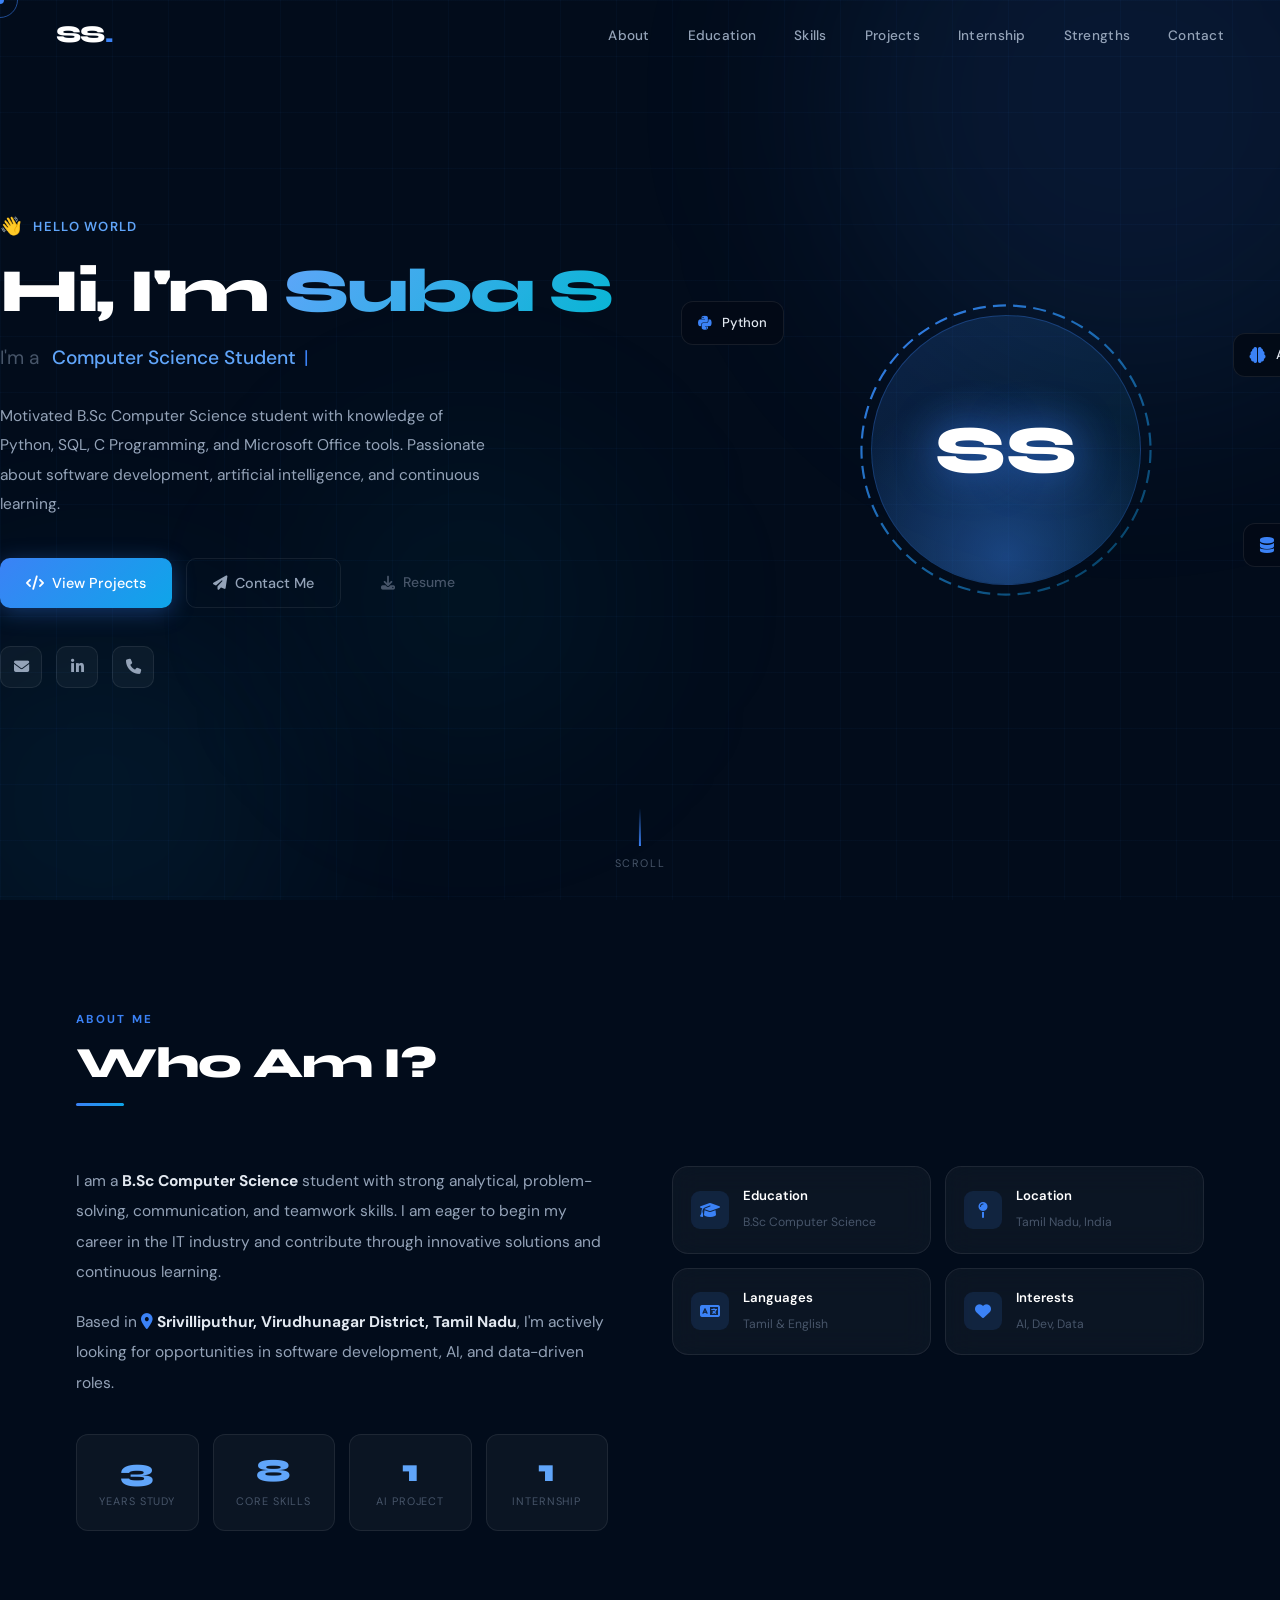
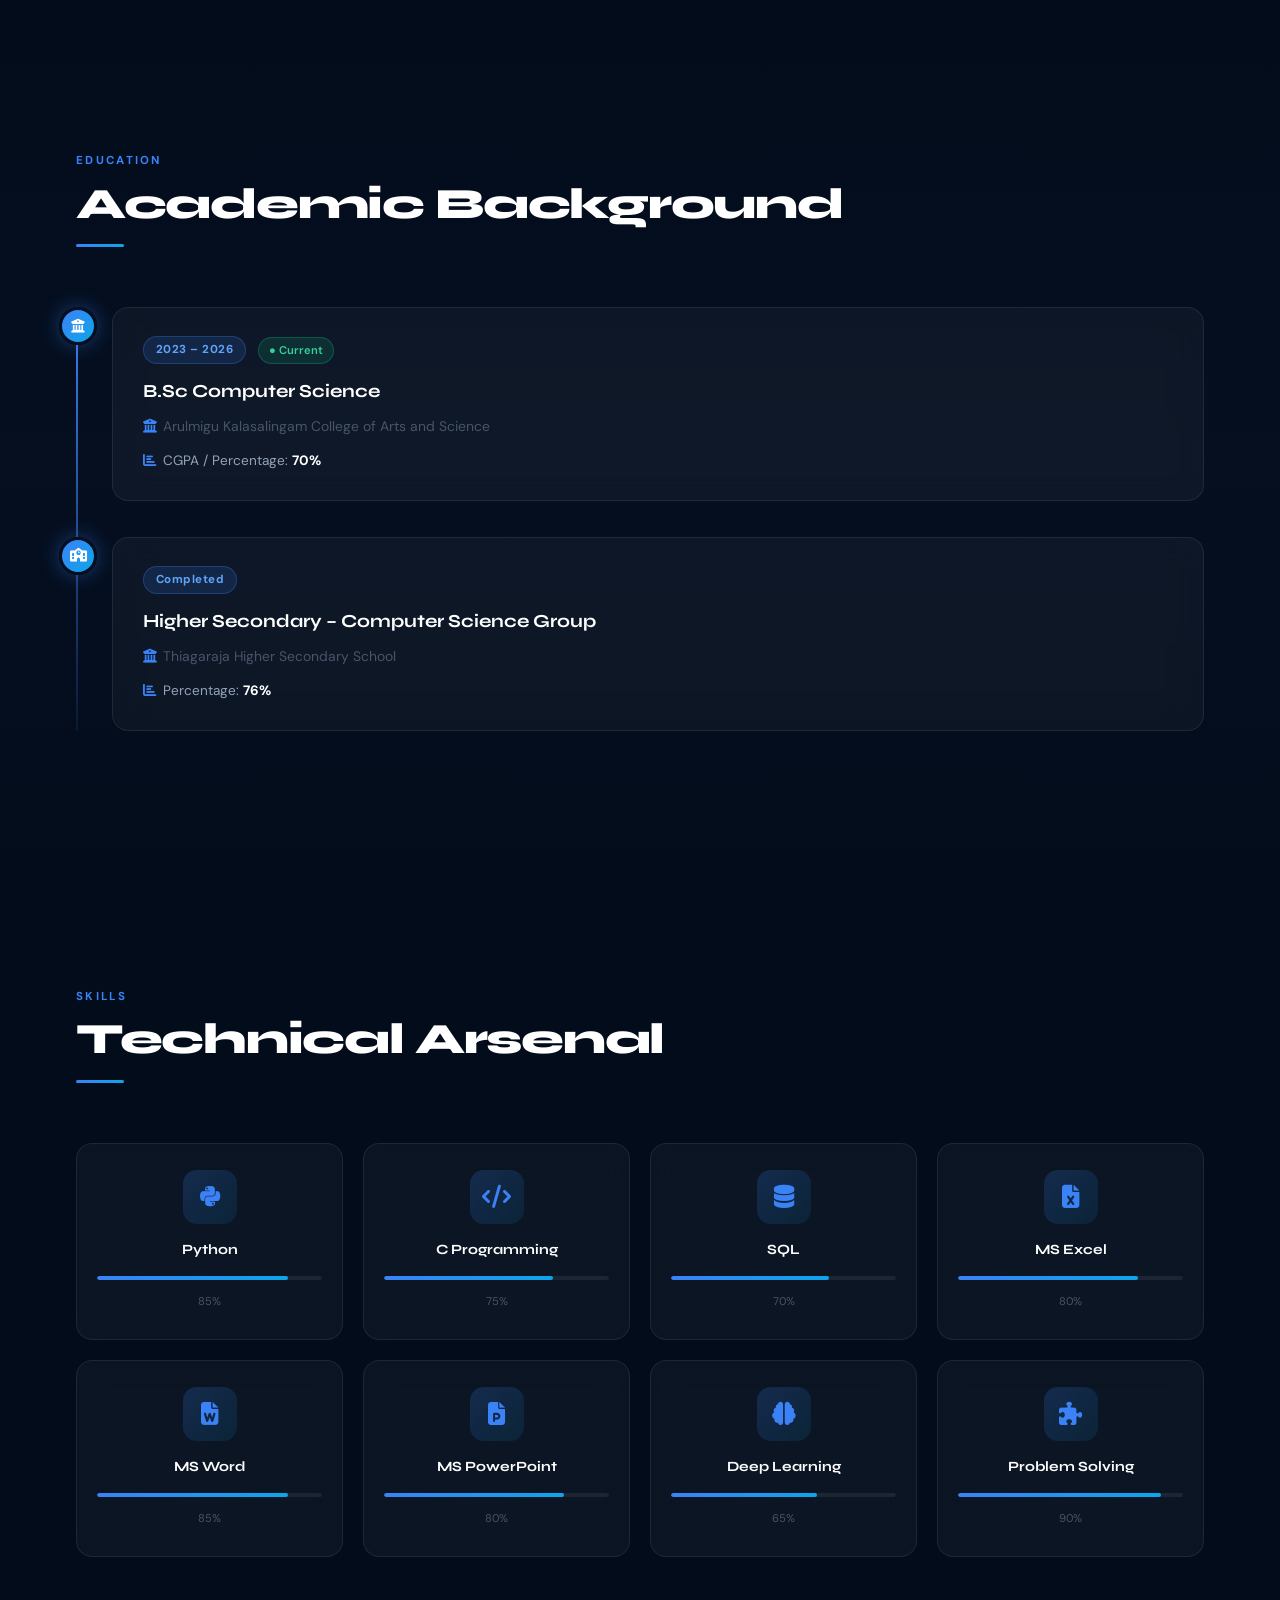
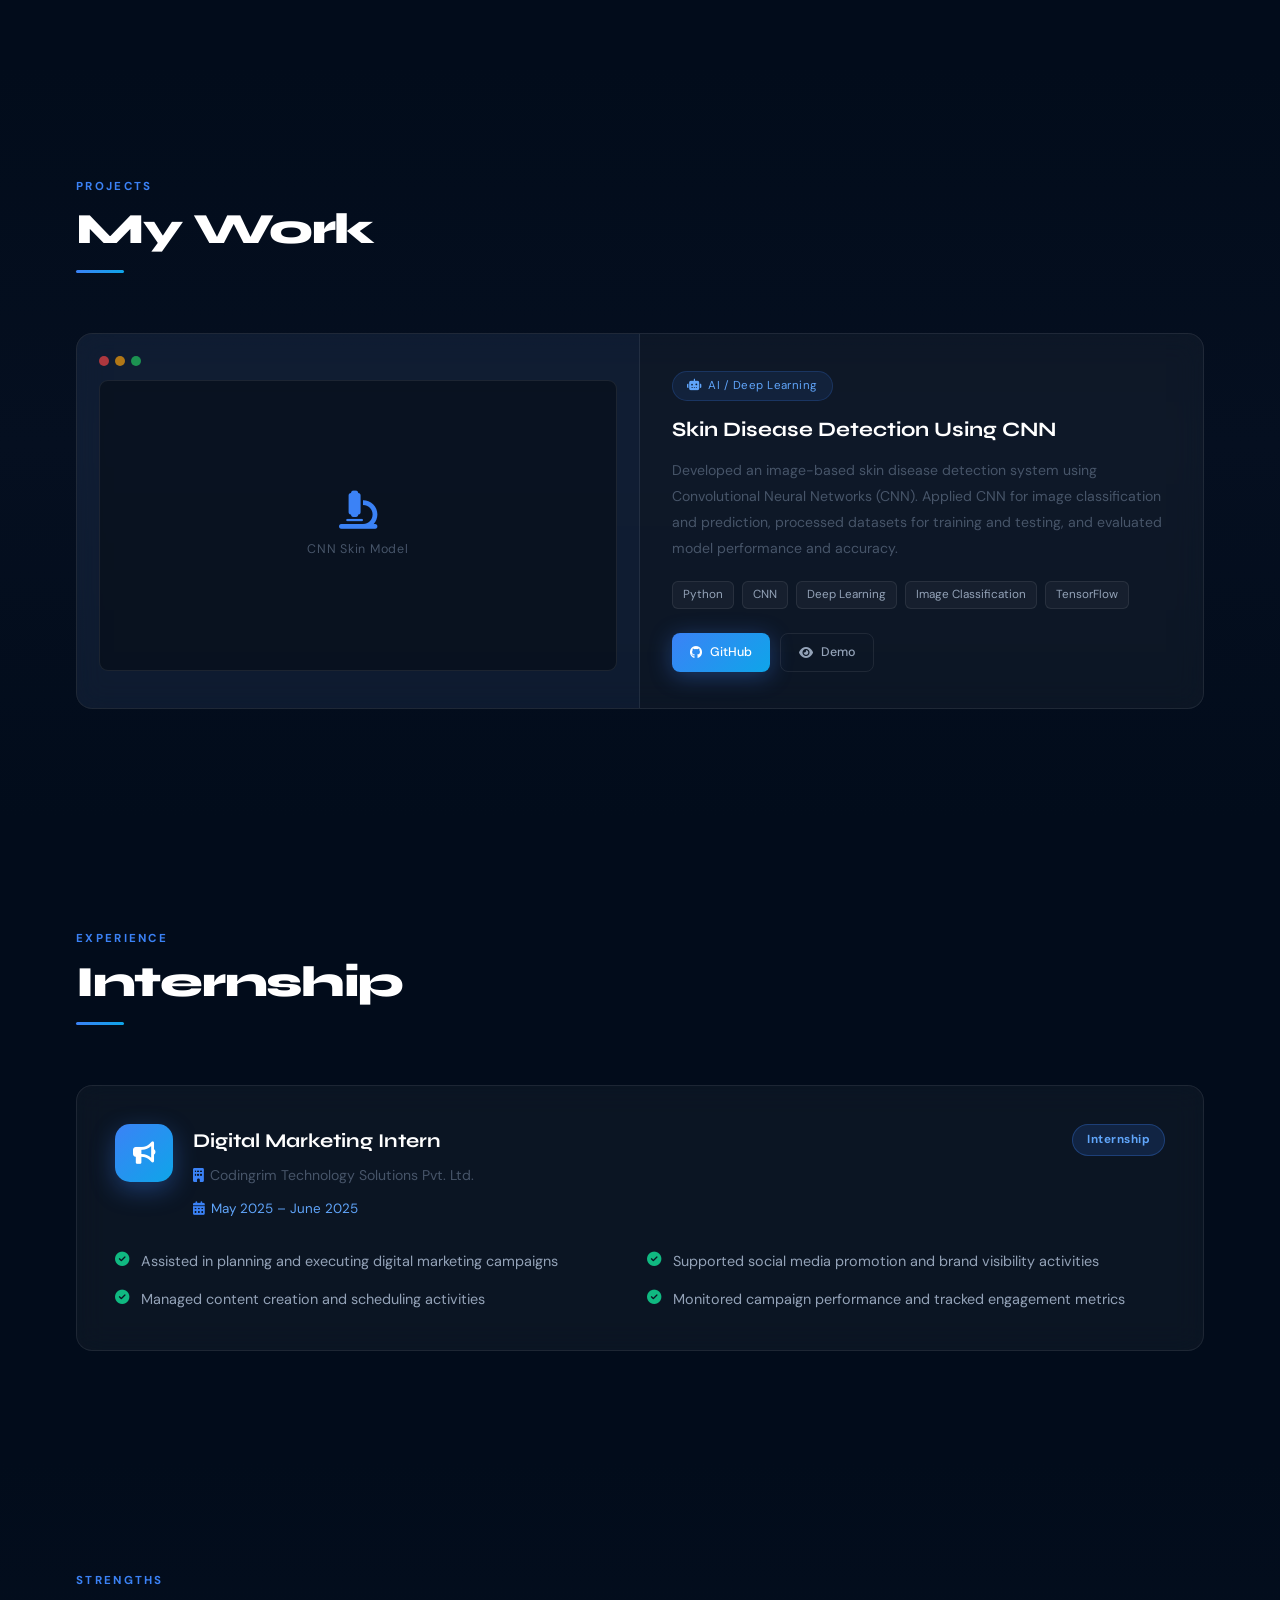
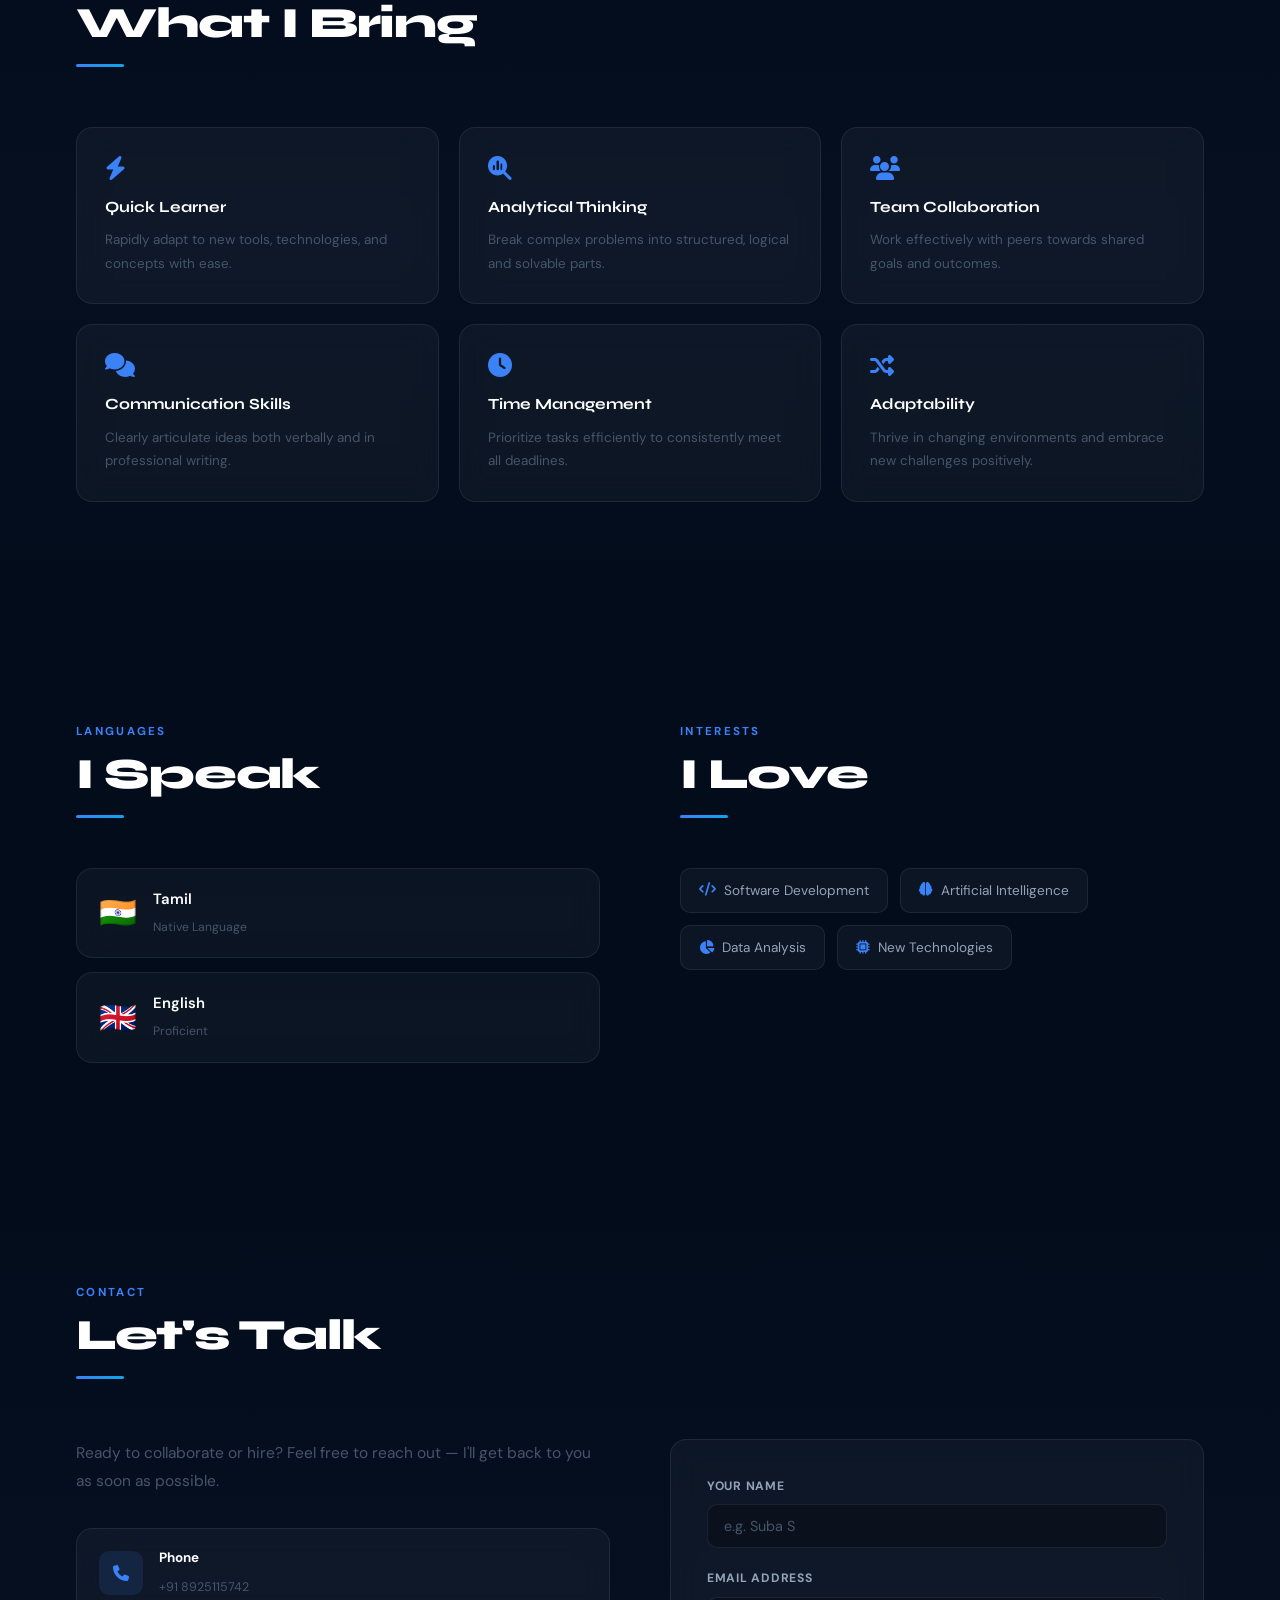
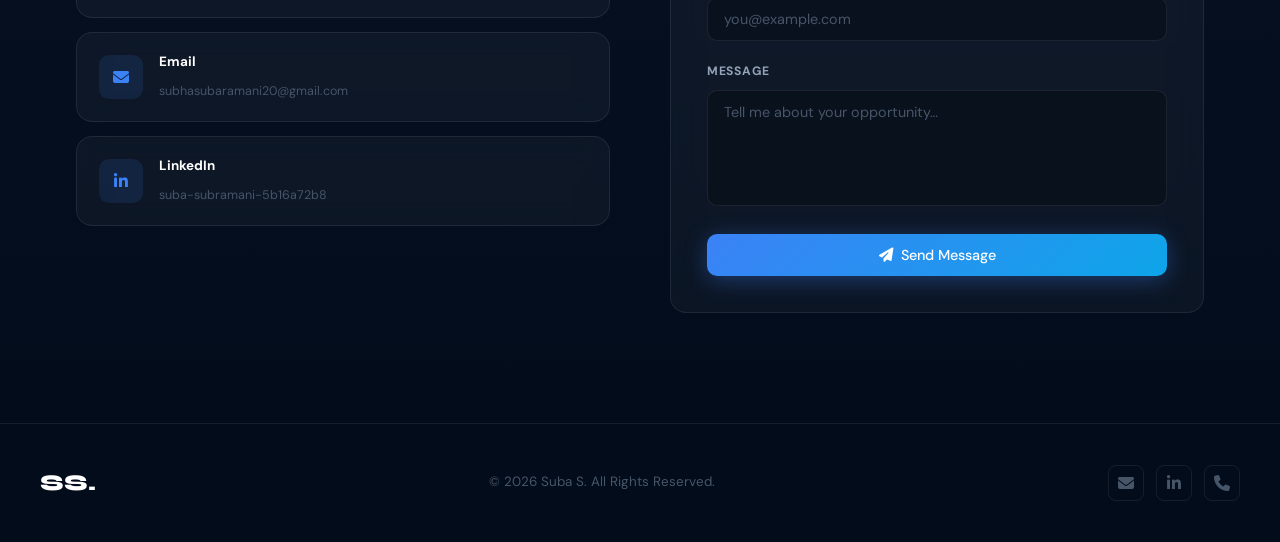
<file: index.html>
<!DOCTYPE html>
<html lang="en">
<head>
<meta charset="UTF-8"/>
<meta name="viewport" content="width=device-width, initial-scale=1.0"/>
<title>Suba S | CS Student & Python Developer</title>
<meta name="description" content="Portfolio of Suba S – B.Sc Computer Science student, Python Developer, and AI Enthusiast from Tamil Nadu."/>
<link rel="preconnect" href="https://fonts.googleapis.com"/>
<link rel="preconnect" href="https://fonts.gstatic.com" crossorigin/>
<link href="https://fonts.googleapis.com/css2?family=Syne:wght@400;600;700;800&family=DM+Sans:wght@300;400;500&display=swap" rel="stylesheet"/>
<link rel="stylesheet" href="https://cdnjs.cloudflare.com/ajax/libs/font-awesome/6.5.0/css/all.min.css"/>
<style>
/* ══════════════════════════════════════════
   VARIABLES & RESET
══════════════════════════════════════════ */
:root{
  --bg:#020c1b;
  --bg2:#050f20;
  --surface:rgba(255,255,255,0.04);
  --surface2:rgba(255,255,255,0.07);
  --border:rgba(255,255,255,0.08);
  --border-hover:rgba(59,130,246,0.45);
  --blue:#3b82f6;
  --blue-light:#60a5fa;
  --cyan:#0ea5e9;
  --teal:#06b6d4;
  --glow:rgba(59,130,246,0.3);
  --green:#10b981;
  --text:#e2e8f0;
  --text-dim:#94a3b8;
  --text-muted:#475569;
  --white:#ffffff;
  --radius:16px;
  --radius-sm:10px;
  --nav-h:70px;
  --font-h:'Syne',sans-serif;
  --font-b:'DM Sans',sans-serif;
  --ease:cubic-bezier(.4,0,.2,1);
  --t:.35s;
}
*,*::before,*::after{box-sizing:border-box;margin:0;padding:0;}
html{scroll-behavior:smooth;font-size:16px;}
body{background:var(--bg);color:var(--text);font-family:var(--font-b);overflow-x:hidden;line-height:1.7;}
a{text-decoration:none;color:inherit;}
ul{list-style:none;}
button{cursor:pointer;border:none;background:none;font-family:inherit;}
::-webkit-scrollbar{width:5px;}
::-webkit-scrollbar-track{background:var(--bg);}
::-webkit-scrollbar-thumb{background:var(--blue);border-radius:99px;}

/* ══════════════════════════════════════════
   CURSOR
══════════════════════════════════════════ */
.cur-dot,.cur-ring{position:fixed;border-radius:50%;pointer-events:none;z-index:9999;top:0;left:0;}
.cur-dot{width:8px;height:8px;background:var(--blue);transform:translate(-50%,-50%);}
.cur-ring{width:36px;height:36px;border:1.5px solid rgba(59,130,246,0.55);transform:translate(-50%,-50%);transition:width .2s,height .2s;}

/* ══════════════════════════════════════════
   BACKGROUND
══════════════════════════════════════════ */
.bg-wrap{position:fixed;inset:0;z-index:0;pointer-events:none;overflow:hidden;}
.bg-grid{position:absolute;inset:0;
  background-image:linear-gradient(rgba(59,130,246,.04) 1px,transparent 1px),
    linear-gradient(90deg,rgba(59,130,246,.04) 1px,transparent 1px);
  background-size:56px 56px;}
.orb{position:absolute;border-radius:50%;filter:blur(100px);}
.orb1{width:600px;height:600px;background:rgba(59,130,246,.1);top:-200px;right:-150px;}
.orb2{width:400px;height:400px;background:rgba(14,165,233,.07);bottom:-100px;left:-100px;}
.orb3{width:300px;height:300px;background:rgba(6,182,212,.06);top:50%;left:25%;}

/* ══════════════════════════════════════════
   NAVBAR
══════════════════════════════════════════ */
.navbar{position:fixed;top:0;left:0;right:0;height:var(--nav-h);z-index:1000;transition:background var(--t) var(--ease),box-shadow var(--t);}
.navbar.scrolled{background:rgba(2,12,27,.88);backdrop-filter:blur(20px);-webkit-backdrop-filter:blur(20px);box-shadow:0 1px 0 var(--border);}
.nav-inner{max-width:1240px;margin:auto;padding:0 36px;height:100%;display:flex;align-items:center;justify-content:space-between;}
.nav-logo{font-family:var(--font-h);font-size:1.5rem;font-weight:800;color:var(--white);letter-spacing:-.03em;}
.nav-logo .dot{color:var(--blue);}
.nav-links{display:flex;gap:38px;}
.nav-links a{font-size:.85rem;font-weight:500;color:var(--text-dim);transition:color var(--t);position:relative;letter-spacing:.02em;}
.nav-links a::after{content:'';position:absolute;bottom:-4px;left:0;width:0;height:1.5px;background:var(--blue);transition:width var(--t);}
.nav-links a:hover,.nav-links a.active{color:var(--white);}
.nav-links a:hover::after,.nav-links a.active::after{width:100%;}
.hamburger{display:none;flex-direction:column;gap:5px;padding:4px;z-index:10;}
.hamburger span{display:block;width:24px;height:2px;background:var(--text);border-radius:2px;transition:var(--t) var(--ease);}
.hamburger.active span:nth-child(1){transform:translateY(7px) rotate(45deg);}
.hamburger.active span:nth-child(2){opacity:0;}
.hamburger.active span:nth-child(3){transform:translateY(-7px) rotate(-45deg);}

/* ══════════════════════════════════════════
   BUTTONS
══════════════════════════════════════════ */
.btn{display:inline-flex;align-items:center;gap:8px;padding:12px 26px;border-radius:var(--radius-sm);font-family:var(--font-b);font-size:.9rem;font-weight:500;transition:transform var(--t),box-shadow var(--t),border-color var(--t),color var(--t),background var(--t);position:relative;overflow:hidden;}
.btn-primary{background:linear-gradient(135deg,var(--blue),var(--cyan));color:#fff;box-shadow:0 4px 22px rgba(59,130,246,.35);}
.btn-primary:hover{transform:translateY(-2px);box-shadow:0 10px 32px rgba(59,130,246,.5);}
.btn-outline{border:1px solid var(--border);color:var(--text-dim);}
.btn-outline:hover{border-color:var(--blue);color:var(--blue);transform:translateY(-2px);}
.btn-ghost{color:var(--text-muted);font-size:.875rem;}
.btn-ghost:hover{color:var(--white);}
.btn-sm{padding:8px 18px;font-size:.78rem;border-radius:8px;}
.btn-full{width:100%;justify-content:center;}

/* ══════════════════════════════════════════
   LAYOUT HELPERS
══════════════════════════════════════════ */
.container{max-width:1200px;margin:auto;padding:0 36px;}
.section{padding:110px 0;position:relative;z-index:1;}
.section-alt{background:linear-gradient(180deg,var(--bg),var(--bg2) 50%,var(--bg));}
.sec-label{font-size:.72rem;letter-spacing:.2em;text-transform:uppercase;color:var(--blue);font-weight:700;margin-bottom:10px;}
.sec-title{font-family:var(--font-h);font-size:clamp(1.9rem,3.5vw,2.7rem);font-weight:800;color:var(--white);letter-spacing:-.03em;margin-bottom:60px;line-height:1.1;}
.sec-title::after{content:'';display:block;width:48px;height:3px;background:linear-gradient(90deg,var(--blue),var(--cyan));border-radius:2px;margin-top:16px;}

/* Glass */
.glass{background:var(--surface);border:1px solid var(--border);backdrop-filter:blur(14px);-webkit-backdrop-filter:blur(14px);border-radius:var(--radius);}

/* Reveal */
.reveal,.reveal-r{opacity:0;transition:opacity .7s var(--ease),transform .7s var(--ease);}
.reveal{transform:translateY(32px);}
.reveal-r{transform:translateX(32px);}
.reveal.on,.reveal-r.on{opacity:1;transform:none;}
.d1{transition-delay:.08s!important;}
.d2{transition-delay:.14s!important;}
.d3{transition-delay:.20s!important;}
.d4{transition-delay:.26s!important;}
.d5{transition-delay:.32s!important;}
.d6{transition-delay:.38s!important;}
.d7{transition-delay:.44s!important;}

/* ══════════════════════════════════════════
   HERO
══════════════════════════════════════════ */
.hero{min-height:100vh;display:grid;grid-template-columns:1.1fr .9fr;align-items:center;gap:60px;padding:calc(var(--nav-h)+70px) 60px 80px;max-width:1300px;margin:auto;position:relative;}
.hero-greeting{display:flex;align-items:center;gap:10px;font-size:.82rem;color:var(--blue-light);font-weight:600;margin-bottom:18px;letter-spacing:.1em;text-transform:uppercase;}
.wave{font-size:1.1rem;display:inline-block;animation:wv 2.2s ease-in-out infinite;}
@keyframes wv{0%,100%{transform:rotate(0)}30%{transform:rotate(18deg)}60%{transform:rotate(-8deg)}}
.hero-name{font-family:var(--font-h);font-size:clamp(2.4rem,4.8vw,4rem);font-weight:800;line-height:1.04;color:var(--white);margin-bottom:18px;letter-spacing:-.04em;}
.name-hl{background:linear-gradient(130deg,var(--blue-light),var(--teal));-webkit-background-clip:text;-webkit-text-fill-color:transparent;background-clip:text;}
.hero-role{font-size:1.2rem;color:var(--text-dim);margin-bottom:26px;height:34px;display:flex;align-items:center;gap:8px;}
.role-pre{color:var(--text-muted);}
.typed{color:var(--blue-light);font-weight:500;}
.cblink{color:var(--blue);animation:blink .8s infinite;}
@keyframes blink{0%,100%{opacity:1}50%{opacity:0}}
.hero-desc{color:var(--text-dim);font-size:.97rem;line-height:1.9;max-width:490px;margin-bottom:38px;}
.hero-btns{display:flex;flex-wrap:wrap;gap:14px;margin-bottom:38px;}
.hero-socials{display:flex;gap:14px;}
.hero-social-link{width:42px;height:42px;border-radius:10px;border:1px solid var(--border);display:grid;place-items:center;color:var(--text-dim);transition:var(--t);background:var(--surface);font-size:.95rem;}
.hero-social-link:hover{border-color:var(--blue);color:var(--blue);background:rgba(59,130,246,.1);transform:translateY(-2px);}

/* Hero Visual */
.hero-visual{display:flex;align-items:center;justify-content:center;position:relative;}
.av-wrap{position:relative;width:270px;height:270px;}
.av-ring-svg{position:absolute;inset:-24px;width:calc(100%+48px);height:calc(100%+48px);animation:ringR 18s linear infinite;}
@keyframes ringR{to{transform:rotate(360deg)}}
.av-inner{width:100%;height:100%;border-radius:50%;background:linear-gradient(135deg,rgba(59,130,246,.18),rgba(6,182,212,.08));border:1px solid rgba(59,130,246,.3);display:grid;place-items:center;position:relative;overflow:hidden;}
.av-initials{font-family:var(--font-h);font-size:4.2rem;font-weight:800;color:var(--white);position:relative;z-index:1;text-shadow:0 0 40px rgba(59,130,246,.6);}
.av-glow{position:absolute;inset:0;background:radial-gradient(circle at 50% 90%,rgba(59,130,246,.4),transparent 65%);}
.fc{position:absolute;background:rgba(3,10,22,.92);border:1px solid var(--border);backdrop-filter:blur(14px);border-radius:12px;padding:10px 16px;display:flex;align-items:center;gap:10px;font-size:.82rem;font-weight:500;color:var(--text);animation:flt 4s ease-in-out infinite;white-space:nowrap;}
.fc i{color:var(--blue);font-size:1rem;}
.fc1{top:-14px;left:-50px;animation-delay:0s;}
.fc2{top:18px;right:-54px;animation-delay:1.6s;}
.fc3{bottom:18px;right:-46px;animation-delay:.9s;}
@keyframes flt{0%,100%{transform:translateY(0)}50%{transform:translateY(-10px)}}
.scroll-cue{position:absolute;bottom:28px;left:50%;transform:translateX(-50%);display:flex;flex-direction:column;align-items:center;gap:8px;font-size:.68rem;letter-spacing:.14em;text-transform:uppercase;color:var(--text-muted);z-index:2;}
.scroll-cue span{width:1.5px;height:38px;background:linear-gradient(to bottom,transparent,var(--blue));animation:sc 2s ease infinite;}
@keyframes sc{0%{transform:scaleY(0);transform-origin:top}50%{transform:scaleY(1);transform-origin:top}51%{transform-origin:bottom}100%{transform:scaleY(0);transform-origin:bottom}}

/* ══════════════════════════════════════════
   ABOUT
══════════════════════════════════════════ */
.about-grid{display:grid;grid-template-columns:1fr 1fr;gap:64px;align-items:start;}
.about-text p{color:var(--text-dim);margin-bottom:20px;font-size:.97rem;line-height:1.95;}
.about-text strong{color:var(--text);}
.about-text .loc-icon{color:var(--blue);margin-right:4px;}
.stats-row{display:grid;grid-template-columns:repeat(4,1fr);gap:14px;margin-top:36px;}
.stat-box{background:var(--surface);border:1px solid var(--border);border-radius:12px;padding:20px 12px;text-align:center;transition:border-color var(--t);}
.stat-box:hover{border-color:var(--border-hover);}
.stat-n{display:block;font-family:var(--font-h);font-size:2rem;font-weight:800;color:var(--blue-light);line-height:1;}
.stat-l{font-size:.68rem;color:var(--text-muted);text-transform:uppercase;letter-spacing:.08em;margin-top:5px;display:block;}
.about-cards{display:grid;grid-template-columns:1fr 1fr;gap:14px;}
.info-card{padding:18px;display:flex;align-items:center;gap:14px;transition:border-color var(--t),transform var(--t);}
.info-card:hover{border-color:var(--border-hover);transform:translateY(-2px);}
.ic-icon{width:38px;height:38px;border-radius:9px;background:rgba(59,130,246,.13);display:grid;place-items:center;font-size:1rem;color:var(--blue);flex-shrink:0;}
.ic-label{display:block;font-size:.82rem;font-weight:600;color:var(--white);}
.ic-val{font-size:.76rem;color:var(--text-muted);}

/* ══════════════════════════════════════════
   EDUCATION
══════════════════════════════════════════ */
.timeline{position:relative;padding-left:36px;}
.timeline::before{content:'';position:absolute;left:0;top:0;bottom:0;width:2px;background:linear-gradient(to bottom,var(--blue),rgba(59,130,246,.1));}
.tl-item{position:relative;margin-bottom:36px;}
.tl-dot{position:absolute;left:-53px;width:38px;height:38px;border-radius:50%;background:linear-gradient(135deg,var(--blue),var(--cyan));display:grid;place-items:center;font-size:.85rem;color:#fff;border:3px solid var(--bg2);box-shadow:0 0 20px rgba(59,130,246,.4);}
.tl-card{padding:28px 30px;transition:border-color var(--t),transform var(--t);}
.tl-card:hover{border-color:var(--border-hover);transform:translateX(4px);}
.tl-top{display:flex;align-items:center;gap:12px;margin-bottom:12px;flex-wrap:wrap;}
.tl-badge{background:rgba(59,130,246,.15);border:1px solid rgba(59,130,246,.3);color:var(--blue-light);padding:3px 12px;border-radius:99px;font-size:.72rem;font-weight:700;letter-spacing:.04em;}
.tl-cur{background:rgba(16,185,129,.15);border:1px solid rgba(16,185,129,.3);color:#34d399;padding:3px 10px;border-radius:99px;font-size:.7rem;font-weight:600;}
.tl-card h3{font-family:var(--font-h);font-size:1.15rem;color:var(--white);font-weight:700;margin-bottom:8px;}
.tl-inst{color:var(--text-muted);font-size:.87rem;margin-bottom:10px;}
.tl-inst i{margin-right:6px;color:var(--blue);}
.tl-pct{font-size:.85rem;color:var(--text-dim);}
.tl-pct i{margin-right:6px;color:var(--blue);}
.tl-pct strong{color:var(--white);}

/* ══════════════════════════════════════════
   SKILLS
══════════════════════════════════════════ */
.skills-grid{display:grid;grid-template-columns:repeat(4,1fr);gap:20px;}
.sk-card{padding:26px 20px;text-align:center;transition:border-color var(--t),transform var(--t),box-shadow var(--t);}
.sk-card:hover{border-color:var(--border-hover);transform:translateY(-5px);box-shadow:0 18px 44px rgba(0,0,0,.35);}
.sk-icon{width:54px;height:54px;border-radius:14px;background:linear-gradient(135deg,rgba(59,130,246,.2),rgba(14,165,233,.1));margin:0 auto 14px;display:grid;place-items:center;font-size:1.45rem;color:var(--blue);}
.sk-card h4{font-family:var(--font-h);font-size:.88rem;font-weight:700;color:var(--white);margin-bottom:14px;}
.sk-bar{height:4px;background:rgba(255,255,255,.07);border-radius:99px;overflow:hidden;margin-bottom:6px;}
.sk-fill{height:100%;background:linear-gradient(90deg,var(--blue),var(--cyan));border-radius:99px;width:0;transition:width 1.3s var(--ease);}
.sk-pct{font-size:.7rem;color:var(--text-muted);}

/* ══════════════════════════════════════════
   PROJECTS
══════════════════════════════════════════ */
.proj-card{display:grid;grid-template-columns:1fr 1fr;overflow:hidden;transition:border-color var(--t),transform var(--t),box-shadow var(--t);}
.proj-card:hover{border-color:var(--border-hover);transform:translateY(-4px);box-shadow:0 28px 64px rgba(0,0,0,.45);}
.proj-preview{position:relative;background:rgba(59,130,246,.05);border-right:1px solid var(--border);}
.mock-wrap{padding:22px;}
.mock-bar{display:flex;gap:6px;margin-bottom:14px;}
.mock-bar span{width:10px;height:10px;border-radius:50%;}
.mock-bar span:nth-child(1){background:#ef4444;opacity:.7;}
.mock-bar span:nth-child(2){background:#f59e0b;opacity:.7;}
.mock-bar span:nth-child(3){background:#22c55e;opacity:.7;}
.mock-body{background:rgba(0,0,0,.35);border-radius:9px;aspect-ratio:16/9;display:grid;place-items:center;border:1px solid var(--border);}
.mock-ph{text-align:center;color:var(--text-muted);}
.mock-ph i{font-size:2.4rem;color:var(--blue);display:block;margin-bottom:10px;}
.mock-ph p{font-size:.78rem;letter-spacing:.06em;}
.proj-overlay{position:absolute;inset:0;background:rgba(2,12,27,.75);display:grid;place-items:center;opacity:0;transition:opacity var(--t);}
.proj-card:hover .proj-overlay{opacity:1;}
.proj-overlay i{font-size:2rem;color:var(--blue);}
.proj-info{padding:36px 32px;}
.proj-type{display:inline-flex;align-items:center;gap:7px;font-size:.72rem;color:var(--blue-light);background:rgba(59,130,246,.1);border:1px solid rgba(59,130,246,.2);border-radius:99px;padding:4px 14px;margin-bottom:16px;letter-spacing:.04em;}
.proj-info h3{font-family:var(--font-h);font-size:1.28rem;color:var(--white);font-weight:700;margin-bottom:14px;line-height:1.3;}
.proj-info p{color:var(--text-muted);font-size:.88rem;line-height:1.85;margin-bottom:20px;}
.proj-tags{display:flex;flex-wrap:wrap;gap:8px;margin-bottom:24px;}
.proj-tags span{background:rgba(255,255,255,.04);border:1px solid var(--border);border-radius:6px;padding:3px 10px;font-size:.73rem;color:var(--text-dim);}
.proj-links{display:flex;gap:10px;}

/* ══════════════════════════════════════════
   INTERNSHIP
══════════════════════════════════════════ */
.intern-card{padding:38px;}
.intern-head{display:flex;align-items:flex-start;gap:20px;margin-bottom:28px;flex-wrap:wrap;}
.intern-ico{width:58px;height:58px;border-radius:15px;background:linear-gradient(135deg,var(--blue),var(--cyan));display:grid;place-items:center;font-size:1.4rem;color:#fff;flex-shrink:0;box-shadow:0 8px 24px rgba(59,130,246,.35);}
.intern-meta{flex:1;}
.intern-meta h3{font-family:var(--font-h);font-size:1.22rem;color:var(--white);font-weight:700;margin-bottom:6px;}
.intern-co{color:var(--text-muted);font-size:.88rem;margin-bottom:6px;}
.intern-co i,.intern-period i{margin-right:6px;color:var(--blue);}
.intern-period{font-size:.84rem;color:var(--blue-light);}
.intern-badge{background:rgba(59,130,246,.15);border:1px solid rgba(59,130,246,.3);color:var(--blue-light);padding:5px 14px;border-radius:99px;font-size:.73rem;font-weight:700;height:fit-content;white-space:nowrap;letter-spacing:.04em;}
.intern-duties{display:grid;grid-template-columns:1fr 1fr;gap:14px;}
.intern-duties li{display:flex;align-items:flex-start;gap:12px;color:var(--text-dim);font-size:.9rem;line-height:1.7;}
.intern-duties i{color:var(--green);margin-top:3px;flex-shrink:0;}

/* ══════════════════════════════════════════
   STRENGTHS
══════════════════════════════════════════ */
.str-grid{display:grid;grid-template-columns:repeat(3,1fr);gap:20px;}
.str-card{padding:28px;transition:border-color var(--t),transform var(--t);}
.str-card:hover{border-color:var(--border-hover);transform:translateY(-4px);}
.str-card i{font-size:1.5rem;color:var(--blue);margin-bottom:14px;display:block;}
.str-card h4{font-family:var(--font-h);font-size:.97rem;color:var(--white);font-weight:700;margin-bottom:8px;}
.str-card p{font-size:.84rem;color:var(--text-muted);line-height:1.75;}

/* ══════════════════════════════════════════
   LANGUAGES & INTERESTS
══════════════════════════════════════════ */
.extras-grid{display:grid;grid-template-columns:1fr 1fr;gap:80px;align-items:start;}
.lang-list{display:flex;flex-direction:column;gap:14px;margin-top:-10px;}
.lang-item{padding:18px 22px;display:flex;align-items:center;gap:16px;transition:border-color var(--t);}
.lang-item:hover{border-color:var(--border-hover);}
.lang-flag{font-size:1.9rem;}
.lang-name{display:block;color:var(--white);font-size:.93rem;font-weight:600;}
.lang-lvl{font-size:.76rem;color:var(--text-muted);}
.int-list{display:flex;flex-wrap:wrap;gap:12px;margin-top:-10px;}
.int-tag{display:inline-flex;align-items:center;gap:8px;background:var(--surface);border:1px solid var(--border);border-radius:10px;padding:10px 18px;font-size:.85rem;color:var(--text-dim);transition:border-color var(--t),color var(--t);}
.int-tag:hover{border-color:var(--blue);color:var(--blue-light);}
.int-tag i{color:var(--blue);}

/* ══════════════════════════════════════════
   CONTACT
══════════════════════════════════════════ */
.contact-grid{display:grid;grid-template-columns:1fr 1fr;gap:60px;}
.contact-intro{color:var(--text-muted);margin-bottom:32px;font-size:.97rem;line-height:1.85;}
.contact-items{display:flex;flex-direction:column;gap:14px;}
.c-item{display:flex;align-items:center;gap:16px;padding:18px 22px;transition:border-color var(--t),color var(--t);color:var(--text-dim);}
.c-item:hover{border-color:var(--border-hover);color:var(--text);}
.ci-ico{width:44px;height:44px;border-radius:10px;background:rgba(59,130,246,.12);display:grid;place-items:center;font-size:1rem;color:var(--blue);flex-shrink:0;}
.c-item strong{display:block;color:var(--white);font-size:.84rem;margin-bottom:2px;}
.c-item span{font-size:.78rem;color:var(--text-muted);}
.cf{padding:36px;}
.fg{margin-bottom:20px;}
.fg label{display:block;font-size:.76rem;font-weight:700;color:var(--text-dim);margin-bottom:8px;letter-spacing:.06em;text-transform:uppercase;}
.fg input,.fg textarea{width:100%;background:rgba(0,0,0,.25);border:1px solid var(--border);border-radius:10px;padding:12px 16px;color:var(--text);font-family:var(--font-b);font-size:.9rem;outline:none;transition:border-color var(--t),box-shadow var(--t);resize:none;}
.fg input:focus,.fg textarea:focus{border-color:var(--blue);box-shadow:0 0 0 3px rgba(59,130,246,.12);}
.fg input::placeholder,.fg textarea::placeholder{color:var(--text-muted);}
.form-ok{display:none;text-align:center;color:#34d399;font-size:.875rem;margin-top:14px;}
.form-ok i{margin-right:6px;}

/* ══════════════════════════════════════════
   FOOTER
══════════════════════════════════════════ */
.footer{border-top:1px solid var(--border);padding:40px 36px;position:relative;z-index:1;}
.footer-inner{max-width:1200px;margin:auto;display:flex;align-items:center;justify-content:space-between;gap:20px;flex-wrap:wrap;}
.f-logo{font-family:var(--font-h);font-size:1.4rem;font-weight:800;color:var(--white);}
.footer p{color:var(--text-muted);font-size:.84rem;}
.f-soc{display:flex;gap:12px;}
.f-soc a{width:36px;height:36px;border:1px solid var(--border);border-radius:8px;display:grid;place-items:center;color:var(--text-muted);transition:border-color var(--t),color var(--t);}
.f-soc a:hover{border-color:var(--blue);color:var(--blue);}

/* Back-to-top */
.btt{position:fixed;bottom:28px;right:28px;width:44px;height:44px;border-radius:12px;background:linear-gradient(135deg,var(--blue),var(--cyan));color:#fff;display:grid;place-items:center;z-index:999;opacity:0;pointer-events:none;transition:opacity var(--t),transform var(--t);box-shadow:0 8px 24px rgba(59,130,246,.4);}
.btt.on{opacity:1;pointer-events:auto;}
.btt:hover{transform:translateY(-3px);}

/* ══════════════════════════════════════════
   RESPONSIVE
══════════════════════════════════════════ */
@media(max-width:1060px){
  .skills-grid{grid-template-columns:repeat(3,1fr);}
}
@media(max-width:960px){
  .hero{grid-template-columns:1fr;padding:calc(var(--nav-h)+50px) 36px 70px;text-align:center;}
  .hero-desc{margin-left:auto;margin-right:auto;}
  .hero-btns,.hero-socials{justify-content:center;}
  .hero-visual{order:-1;}
  .fc{display:none;}
  .about-grid{grid-template-columns:1fr;}
  .about-cards{grid-template-columns:1fr 1fr;}
  .stats-row{grid-template-columns:repeat(2,1fr);}
  .contact-grid{grid-template-columns:1fr;}
  .extras-grid{grid-template-columns:1fr;gap:60px;}
  .proj-card{grid-template-columns:1fr;}
  .proj-preview{border-right:none;border-bottom:1px solid var(--border);}
  .intern-duties{grid-template-columns:1fr;}
}
@media(max-width:768px){
  .hamburger{display:flex;}
  .nav-links{position:fixed;top:var(--nav-h);left:0;right:0;background:rgba(2,12,27,.97);backdrop-filter:blur(20px);flex-direction:column;padding:28px 36px 36px;gap:22px;transform:translateY(-110%);opacity:0;transition:transform var(--t) var(--ease),opacity var(--t);pointer-events:none;}
  .nav-links.open{transform:translateY(0);opacity:1;pointer-events:auto;}
  .skills-grid{grid-template-columns:repeat(2,1fr);}
  .str-grid{grid-template-columns:1fr 1fr;}
}
@media(max-width:520px){
  .container,.nav-inner{padding:0 20px;}
  .hero{padding:calc(var(--nav-h)+30px) 20px 50px;}
  .section{padding:80px 0;}
  .skills-grid{grid-template-columns:1fr 1fr;}
  .str-grid{grid-template-columns:1fr;}
  .about-cards{grid-template-columns:1fr;}
  .hero-btns{flex-direction:column;align-items:center;}
  .footer{padding:30px 20px;}
  .intern-head{flex-direction:column;}
}
</style>
</head>
<body>

<!-- Cursor -->
<div class="cur-dot" id="curDot"></div>
<div class="cur-ring" id="curRing"></div>

<!-- Background -->
<div class="bg-wrap">
  <div class="bg-grid"></div>
  <div class="orb orb1"></div>
  <div class="orb orb2"></div>
  <div class="orb orb3"></div>
</div>

<!-- ─────────────────────────────────────────
     NAVBAR
───────────────────────────────────────── -->
<nav class="navbar" id="navbar">
  <div class="nav-inner">
    <a href="#home" class="nav-logo">SS<span class="dot">.</span></a>
    <ul class="nav-links" id="navLinks">
      <li><a href="#about">About</a></li>
      <li><a href="#education">Education</a></li>
      <li><a href="#skills">Skills</a></li>
      <li><a href="#projects">Projects</a></li>
      <li><a href="#internship">Internship</a></li>
      <li><a href="#strengths">Strengths</a></li>
      <li><a href="#contact">Contact</a></li>
    </ul>
    <button class="hamburger" id="hamburger" aria-label="Menu">
      <span></span><span></span><span></span>
    </button>
  </div>
</nav>

<!-- ─────────────────────────────────────────
     HERO
───────────────────────────────────────── -->
<section class="hero" id="home">
  <div class="hero-content reveal">
    <p class="hero-greeting"><span class="wave">👋</span> Hello World</p>
    <h1 class="hero-name">Hi, I'm <span class="name-hl">Suba S</span></h1>
    <div class="hero-role">
      <span class="role-pre">I'm a&nbsp;</span>
      <span class="typed" id="typed"></span><span class="cblink">|</span>
    </div>
    <p class="hero-desc">Motivated B.Sc Computer Science student with knowledge of Python, SQL, C Programming, and Microsoft Office tools. Passionate about software development, artificial intelligence, and continuous learning.</p>
    <div class="hero-btns">
      <a href="#projects" class="btn btn-primary"><i class="fas fa-code"></i>View Projects</a>
      <a href="#contact" class="btn btn-outline"><i class="fas fa-paper-plane"></i>Contact Me</a>
      <a href="#" class="btn btn-ghost" download><i class="fas fa-download"></i>Resume</a>
    </div>
    <div class="hero-socials">
      <a href="mailto:subhasubaramani20@gmail.com" class="hero-social-link" aria-label="Email"><i class="fas fa-envelope"></i></a>
      <a href="https://linkedin.com/in/suba-subramani-5b16a72b8" target="_blank" class="hero-social-link" aria-label="LinkedIn"><i class="fab fa-linkedin-in"></i></a>
      <a href="tel:+918925115742" class="hero-social-link" aria-label="Phone"><i class="fas fa-phone"></i></a>
    </div>
  </div>

  <div class="hero-visual reveal-r">
    <div class="av-wrap">
      <svg class="av-ring-svg" viewBox="0 0 220 220" fill="none" xmlns="http://www.w3.org/2000/svg">
        <circle cx="110" cy="110" r="100" stroke="url(#rg)" stroke-width="1.5" stroke-dasharray="9 5"/>
        <defs>
          <linearGradient id="rg" x1="0%" y1="0%" x2="100%" y2="100%">
            <stop offset="0%" stop-color="#3b82f6"/>
            <stop offset="100%" stop-color="#0ea5e9" stop-opacity="0.3"/>
          </linearGradient>
        </defs>
      </svg>
      <div class="av-inner">
        <span class="av-initials">SS</span>
        <div class="av-glow"></div>
      </div>
    </div>
    <div class="fc fc1"><i class="fab fa-python"></i><span>Python</span></div>
    <div class="fc fc2"><i class="fas fa-brain"></i><span>AI / ML</span></div>
    <div class="fc fc3"><i class="fas fa-database"></i><span>SQL</span></div>
  </div>

  <a href="#about" class="scroll-cue"><span></span>Scroll</a>
</section>

<!-- ─────────────────────────────────────────
     ABOUT
───────────────────────────────────────── -->
<section class="section" id="about">
  <div class="container">
    <div class="sec-label reveal">About Me</div>
    <h2 class="sec-title reveal">Who Am I?</h2>
    <div class="about-grid">
      <div class="about-text reveal">
        <p>I am a <strong>B.Sc Computer Science</strong> student with strong analytical, problem-solving, communication, and teamwork skills. I am eager to begin my career in the IT industry and contribute through innovative solutions and continuous learning.</p>
        <p>Based in <i class="fas fa-map-marker-alt loc-icon"></i><strong>Srivilliputhur, Virudhunagar District, Tamil Nadu</strong>, I'm actively looking for opportunities in software development, AI, and data-driven roles.</p>
        <div class="stats-row">
          <div class="stat-box"><span class="stat-n" data-count="3">0</span><span class="stat-l">Years Study</span></div>
          <div class="stat-box"><span class="stat-n" data-count="8">0</span><span class="stat-l">Core Skills</span></div>
          <div class="stat-box"><span class="stat-n" data-count="1">0</span><span class="stat-l">AI Project</span></div>
          <div class="stat-box"><span class="stat-n" data-count="1">0</span><span class="stat-l">Internship</span></div>
        </div>
      </div>
      <div class="about-cards reveal-r">
        <div class="info-card glass"><div class="ic-icon"><i class="fas fa-graduation-cap"></i></div><div><span class="ic-label">Education</span><span class="ic-val">B.Sc Computer Science</span></div></div>
        <div class="info-card glass"><div class="ic-icon"><i class="fas fa-map-pin"></i></div><div><span class="ic-label">Location</span><span class="ic-val">Tamil Nadu, India</span></div></div>
        <div class="info-card glass"><div class="ic-icon"><i class="fas fa-language"></i></div><div><span class="ic-label">Languages</span><span class="ic-val">Tamil &amp; English</span></div></div>
        <div class="info-card glass"><div class="ic-icon"><i class="fas fa-heart"></i></div><div><span class="ic-label">Interests</span><span class="ic-val">AI, Dev, Data</span></div></div>
      </div>
    </div>
  </div>
</section>

<!-- ─────────────────────────────────────────
     EDUCATION
───────────────────────────────────────── -->
<section class="section section-alt" id="education">
  <div class="container">
    <div class="sec-label reveal">Education</div>
    <h2 class="sec-title reveal">Academic Background</h2>
    <div class="timeline">
      <div class="tl-item reveal">
        <div class="tl-dot"><i class="fas fa-university"></i></div>
        <div class="tl-card glass">
          <div class="tl-top">
            <span class="tl-badge">2023 – 2026</span>
            <span class="tl-cur">● Current</span>
          </div>
          <h3>B.Sc Computer Science</h3>
          <p class="tl-inst"><i class="fas fa-building-columns"></i>Arulmigu Kalasalingam College of Arts and Science</p>
          <p class="tl-pct"><i class="fas fa-chart-bar"></i>CGPA / Percentage: <strong>70%</strong></p>
        </div>
      </div>
      <div class="tl-item reveal">
        <div class="tl-dot"><i class="fas fa-school"></i></div>
        <div class="tl-card glass">
          <div class="tl-top">
            <span class="tl-badge">Completed</span>
          </div>
          <h3>Higher Secondary – Computer Science Group</h3>
          <p class="tl-inst"><i class="fas fa-building-columns"></i>Thiagaraja Higher Secondary School</p>
          <p class="tl-pct"><i class="fas fa-chart-bar"></i>Percentage: <strong>76%</strong></p>
        </div>
      </div>
    </div>
  </div>
</section>

<!-- ─────────────────────────────────────────
     SKILLS
───────────────────────────────────────── -->
<section class="section" id="skills">
  <div class="container">
    <div class="sec-label reveal">Skills</div>
    <h2 class="sec-title reveal">Technical Arsenal</h2>
    <div class="skills-grid" id="skillsGrid">
      <div class="sk-card glass reveal d1"><div class="sk-icon"><i class="fab fa-python"></i></div><h4>Python</h4><div class="sk-bar"><div class="sk-fill" data-w="85"></div></div><span class="sk-pct">85%</span></div>
      <div class="sk-card glass reveal d2"><div class="sk-icon"><i class="fas fa-code"></i></div><h4>C Programming</h4><div class="sk-bar"><div class="sk-fill" data-w="75"></div></div><span class="sk-pct">75%</span></div>
      <div class="sk-card glass reveal d3"><div class="sk-icon"><i class="fas fa-database"></i></div><h4>SQL</h4><div class="sk-bar"><div class="sk-fill" data-w="70"></div></div><span class="sk-pct">70%</span></div>
      <div class="sk-card glass reveal d4"><div class="sk-icon"><i class="fas fa-file-excel"></i></div><h4>MS Excel</h4><div class="sk-bar"><div class="sk-fill" data-w="80"></div></div><span class="sk-pct">80%</span></div>
      <div class="sk-card glass reveal d1"><div class="sk-icon"><i class="fas fa-file-word"></i></div><h4>MS Word</h4><div class="sk-bar"><div class="sk-fill" data-w="85"></div></div><span class="sk-pct">85%</span></div>
      <div class="sk-card glass reveal d2"><div class="sk-icon"><i class="fas fa-file-powerpoint"></i></div><h4>MS PowerPoint</h4><div class="sk-bar"><div class="sk-fill" data-w="80"></div></div><span class="sk-pct">80%</span></div>
      <div class="sk-card glass reveal d3"><div class="sk-icon"><i class="fas fa-brain"></i></div><h4>Deep Learning</h4><div class="sk-bar"><div class="sk-fill" data-w="65"></div></div><span class="sk-pct">65%</span></div>
      <div class="sk-card glass reveal d4"><div class="sk-icon"><i class="fas fa-puzzle-piece"></i></div><h4>Problem Solving</h4><div class="sk-bar"><div class="sk-fill" data-w="90"></div></div><span class="sk-pct">90%</span></div>
    </div>
  </div>
</section>

<!-- ─────────────────────────────────────────
     PROJECTS
───────────────────────────────────────── -->
<section class="section section-alt" id="projects">
  <div class="container">
    <div class="sec-label reveal">Projects</div>
    <h2 class="sec-title reveal">My Work</h2>
    <div class="proj-card glass reveal">
      <div class="proj-preview">
        <div class="mock-wrap">
          <div class="mock-bar"><span></span><span></span><span></span></div>
          <div class="mock-body">
            <div class="mock-ph">
              <i class="fas fa-microscope"></i>
              <p>CNN Skin Model</p>
            </div>
          </div>
        </div>
        <div class="proj-overlay"><i class="fas fa-external-link-alt"></i></div>
      </div>
      <div class="proj-info">
        <div class="proj-type"><i class="fas fa-robot"></i>AI / Deep Learning</div>
        <h3>Skin Disease Detection Using CNN</h3>
        <p>Developed an image-based skin disease detection system using Convolutional Neural Networks (CNN). Applied CNN for image classification and prediction, processed datasets for training and testing, and evaluated model performance and accuracy.</p>
        <div class="proj-tags">
          <span>Python</span><span>CNN</span><span>Deep Learning</span><span>Image Classification</span><span>TensorFlow</span>
        </div>
        <div class="proj-links">
          <a href="#" class="btn btn-sm btn-primary"><i class="fab fa-github"></i>GitHub</a>
          <a href="#" class="btn btn-sm btn-outline"><i class="fas fa-eye"></i>Demo</a>
        </div>
      </div>
    </div>
  </div>
</section>

<!-- ─────────────────────────────────────────
     INTERNSHIP
───────────────────────────────────────── -->
<section class="section" id="internship">
  <div class="container">
    <div class="sec-label reveal">Experience</div>
    <h2 class="sec-title reveal">Internship</h2>
    <div class="intern-card glass reveal">
      <div class="intern-head">
        <div class="intern-ico"><i class="fas fa-bullhorn"></i></div>
        <div class="intern-meta">
          <h3>Digital Marketing Intern</h3>
          <p class="intern-co"><i class="fas fa-building"></i>Codingrim Technology Solutions Pvt. Ltd.</p>
          <span class="intern-period"><i class="fas fa-calendar-alt"></i>May 2025 – June 2025</span>
        </div>
        <span class="intern-badge">Internship</span>
      </div>
      <ul class="intern-duties">
        <li><i class="fas fa-check-circle"></i>Assisted in planning and executing digital marketing campaigns</li>
        <li><i class="fas fa-check-circle"></i>Supported social media promotion and brand visibility activities</li>
        <li><i class="fas fa-check-circle"></i>Managed content creation and scheduling activities</li>
        <li><i class="fas fa-check-circle"></i>Monitored campaign performance and tracked engagement metrics</li>
      </ul>
    </div>
  </div>
</section>

<!-- ─────────────────────────────────────────
     STRENGTHS
───────────────────────────────────────── -->
<section class="section section-alt" id="strengths">
  <div class="container">
    <div class="sec-label reveal">Strengths</div>
    <h2 class="sec-title reveal">What I Bring</h2>
    <div class="str-grid">
      <div class="str-card glass reveal d1"><i class="fas fa-bolt"></i><h4>Quick Learner</h4><p>Rapidly adapt to new tools, technologies, and concepts with ease.</p></div>
      <div class="str-card glass reveal d2"><i class="fas fa-magnifying-glass-chart"></i><h4>Analytical Thinking</h4><p>Break complex problems into structured, logical and solvable parts.</p></div>
      <div class="str-card glass reveal d3"><i class="fas fa-users"></i><h4>Team Collaboration</h4><p>Work effectively with peers towards shared goals and outcomes.</p></div>
      <div class="str-card glass reveal d4"><i class="fas fa-comments"></i><h4>Communication Skills</h4><p>Clearly articulate ideas both verbally and in professional writing.</p></div>
      <div class="str-card glass reveal d5"><i class="fas fa-clock"></i><h4>Time Management</h4><p>Prioritize tasks efficiently to consistently meet all deadlines.</p></div>
      <div class="str-card glass reveal d6"><i class="fas fa-shuffle"></i><h4>Adaptability</h4><p>Thrive in changing environments and embrace new challenges positively.</p></div>
    </div>
  </div>
</section>

<!-- ─────────────────────────────────────────
     LANGUAGES & INTERESTS
───────────────────────────────────────── -->
<section class="section" id="extras">
  <div class="container">
    <div class="extras-grid">
      <div>
        <div class="sec-label reveal">Languages</div>
        <h2 class="sec-title reveal">I Speak</h2>
        <div class="lang-list">
          <div class="lang-item glass reveal"><span class="lang-flag">🇮🇳</span><div><span class="lang-name">Tamil</span><span class="lang-lvl">Native Language</span></div></div>
          <div class="lang-item glass reveal d1"><span class="lang-flag">🇬🇧</span><div><span class="lang-name">English</span><span class="lang-lvl">Proficient</span></div></div>
        </div>
      </div>
      <div>
        <div class="sec-label reveal-r">Interests</div>
        <h2 class="sec-title reveal-r">I Love</h2>
        <div class="int-list">
          <span class="int-tag reveal-r d1"><i class="fas fa-code"></i>Software Development</span>
          <span class="int-tag reveal-r d2"><i class="fas fa-brain"></i>Artificial Intelligence</span>
          <span class="int-tag reveal-r d3"><i class="fas fa-chart-pie"></i>Data Analysis</span>
          <span class="int-tag reveal-r d4"><i class="fas fa-microchip"></i>New Technologies</span>
        </div>
      </div>
    </div>
  </div>
</section>

<!-- ─────────────────────────────────────────
     CONTACT
───────────────────────────────────────── -->
<section class="section section-alt" id="contact">
  <div class="container">
    <div class="sec-label reveal">Contact</div>
    <h2 class="sec-title reveal">Let's Talk</h2>
    <div class="contact-grid">
      <div class="reveal">
        <p class="contact-intro">Ready to collaborate or hire? Feel free to reach out — I'll get back to you as soon as possible.</p>
        <div class="contact-items">
          <a href="tel:+918925115742" class="c-item glass">
            <div class="ci-ico"><i class="fas fa-phone"></i></div>
            <div><strong>Phone</strong><span>+91 8925115742</span></div>
          </a>
          <a href="mailto:subhasubaramani20@gmail.com" class="c-item glass">
            <div class="ci-ico"><i class="fas fa-envelope"></i></div>
            <div><strong>Email</strong><span>subhasubaramani20@gmail.com</span></div>
          </a>
          <a href="https://linkedin.com/in/suba-subramani-5b16a72b8" target="_blank" class="c-item glass">
            <div class="ci-ico"><i class="fab fa-linkedin-in"></i></div>
            <div><strong>LinkedIn</strong><span>suba-subramani-5b16a72b8</span></div>
          </a>
        </div>
      </div>
      <form class="cf glass reveal-r" id="cForm" novalidate>
        <div class="fg">
          <label for="fname">Your Name</label>
          <input type="text" id="fname" placeholder="e.g. Suba S" required/>
        </div>
        <div class="fg">
          <label for="femail">Email Address</label>
          <input type="email" id="femail" placeholder="you@example.com" required/>
        </div>
        <div class="fg">
          <label for="fmsg">Message</label>
          <textarea id="fmsg" rows="5" placeholder="Tell me about your opportunity…" required></textarea>
        </div>
        <button type="submit" class="btn btn-primary btn-full"><i class="fas fa-paper-plane"></i>Send Message</button>
        <p class="form-ok" id="formOk"><i class="fas fa-check-circle"></i>Message sent! I'll reply soon.</p>
      </form>
    </div>
  </div>
</section>

<!-- ─────────────────────────────────────────
     FOOTER
───────────────────────────────────────── -->
<footer class="footer">
  <div class="footer-inner">
    <div class="f-logo">SS<span class="dot">.</span></div>
    <p>© 2026 Suba S. All Rights Reserved.</p>
    <div class="f-soc">
      <a href="mailto:subhasubaramani20@gmail.com" aria-label="Email"><i class="fas fa-envelope"></i></a>
      <a href="https://linkedin.com/in/suba-subramani-5b16a72b8" target="_blank" aria-label="LinkedIn"><i class="fab fa-linkedin-in"></i></a>
      <a href="tel:+918925115742" aria-label="Phone"><i class="fas fa-phone"></i></a>
    </div>
  </div>
</footer>

<button class="btt" id="btt" aria-label="Back to top"><i class="fas fa-arrow-up"></i></button>

<!-- ══════════════════════════════════════════
     JAVASCRIPT
══════════════════════════════════════════ -->
<script>
/* ── Custom Cursor ── */
const cDot = document.getElementById('curDot');
const cRing = document.getElementById('curRing');
let mx=0,my=0,rx=0,ry=0;
document.addEventListener('mousemove',e=>{mx=e.clientX;my=e.clientY;});
(function tick(){
  if(cDot&&cRing){
    cDot.style.cssText=`left:${mx}px;top:${my}px;`;
    rx+=(mx-rx)*.12; ry+=(my-ry)*.12;
    cRing.style.cssText=`left:${rx}px;top:${ry}px;`;
  }
  requestAnimationFrame(tick);
})();
document.querySelectorAll('a,button').forEach(el=>{
  el.addEventListener('mouseenter',()=>{cRing.style.width=cRing.style.height='52px';});
  el.addEventListener('mouseleave',()=>{cRing.style.width=cRing.style.height='36px';});
});
/* Hide cursor on mobile */
if('ontouchstart' in window){cDot.style.display=cRing.style.display='none';}

/* ── Navbar scroll + active ── */
const navbar=document.getElementById('navbar');
const btt=document.getElementById('btt');
const secs=document.querySelectorAll('section[id]');
const navAs=document.querySelectorAll('.nav-links a');
window.addEventListener('scroll',()=>{
  const y=window.scrollY;
  navbar.classList.toggle('scrolled',y>40);
  btt.classList.toggle('on',y>300);
  let cur='';
  secs.forEach(s=>{if(y+90>=s.offsetTop)cur=s.id;});
  navAs.forEach(a=>{
    a.classList.toggle('active',a.getAttribute('href')==='#'+cur);
  });
});
btt.addEventListener('click',()=>window.scrollTo({top:0,behavior:'smooth'}));

/* ── Hamburger ── */
const ham=document.getElementById('hamburger');
const navL=document.getElementById('navLinks');
ham.addEventListener('click',()=>{ham.classList.toggle('active');navL.classList.toggle('open');});
navL.querySelectorAll('a').forEach(a=>a.addEventListener('click',()=>{ham.classList.remove('active');navL.classList.remove('open');}));

/* ── Typing Animation ── */
const roles=['Computer Science Student','Python Developer','AI Enthusiast','Problem Solver'];
let ri=0,ci=0,del=false;
const tEl=document.getElementById('typed');
function type(){
  if(!tEl)return;
  const cur=roles[ri];
  if(!del){tEl.textContent=cur.slice(0,++ci);if(ci===cur.length){del=true;setTimeout(type,1800);return;}}
  else{tEl.textContent=cur.slice(0,--ci);if(ci===0){del=false;ri=(ri+1)%roles.length;}}
  setTimeout(type,del?55:88);
}
type();

/* ── Scroll Reveal ── */
const revEls=document.querySelectorAll('.reveal,.reveal-r');
const ro=new IntersectionObserver(entries=>{
  entries.forEach(e=>{if(e.isIntersecting){e.target.classList.add('on');ro.unobserve(e.target);}});
},{threshold:.1});
revEls.forEach(el=>ro.observe(el));

/* ── Skill Bars ── */
const sbo=new IntersectionObserver(entries=>{
  entries.forEach(e=>{
    if(e.isIntersecting){
      e.target.querySelectorAll('.sk-fill').forEach(b=>{b.style.width=b.dataset.w+'%';});
      sbo.unobserve(e.target);
    }
  });
},{threshold:.25});
const sg=document.getElementById('skillsGrid');
if(sg)sbo.observe(sg);

/* ── Counters ── */
function counter(el,target){
  let n=0;const step=Math.ceil(target/50);
  const iv=setInterval(()=>{n=Math.min(n+step,target);el.textContent=n;if(n>=target)clearInterval(iv);},30);
}
const cto=new IntersectionObserver(entries=>{
  entries.forEach(e=>{
    if(e.isIntersecting){
      e.target.querySelectorAll('.stat-n').forEach(el=>counter(el,parseInt(el.dataset.count)));
      cto.unobserve(e.target);
    }
  });
},{threshold:.4});
document.querySelectorAll('.stats-row').forEach(el=>cto.observe(el));

/* ── Contact Form ── */
const cForm=document.getElementById('cForm');
const formOk=document.getElementById('formOk');
if(cForm){
  cForm.addEventListener('submit',e=>{
    e.preventDefault();
    const btn=cForm.querySelector('button[type="submit"]');
    btn.innerHTML='<i class="fas fa-spinner fa-spin"></i> Sending…';
    btn.disabled=true;
    setTimeout(()=>{
      cForm.reset();
      btn.innerHTML='<i class="fas fa-paper-plane"></i> Send Message';
      btn.disabled=false;
      formOk.style.display='block';
      setTimeout(()=>formOk.style.display='none',4000);
    },1500);
  });
}
</script>
</body>
</html>
</file>
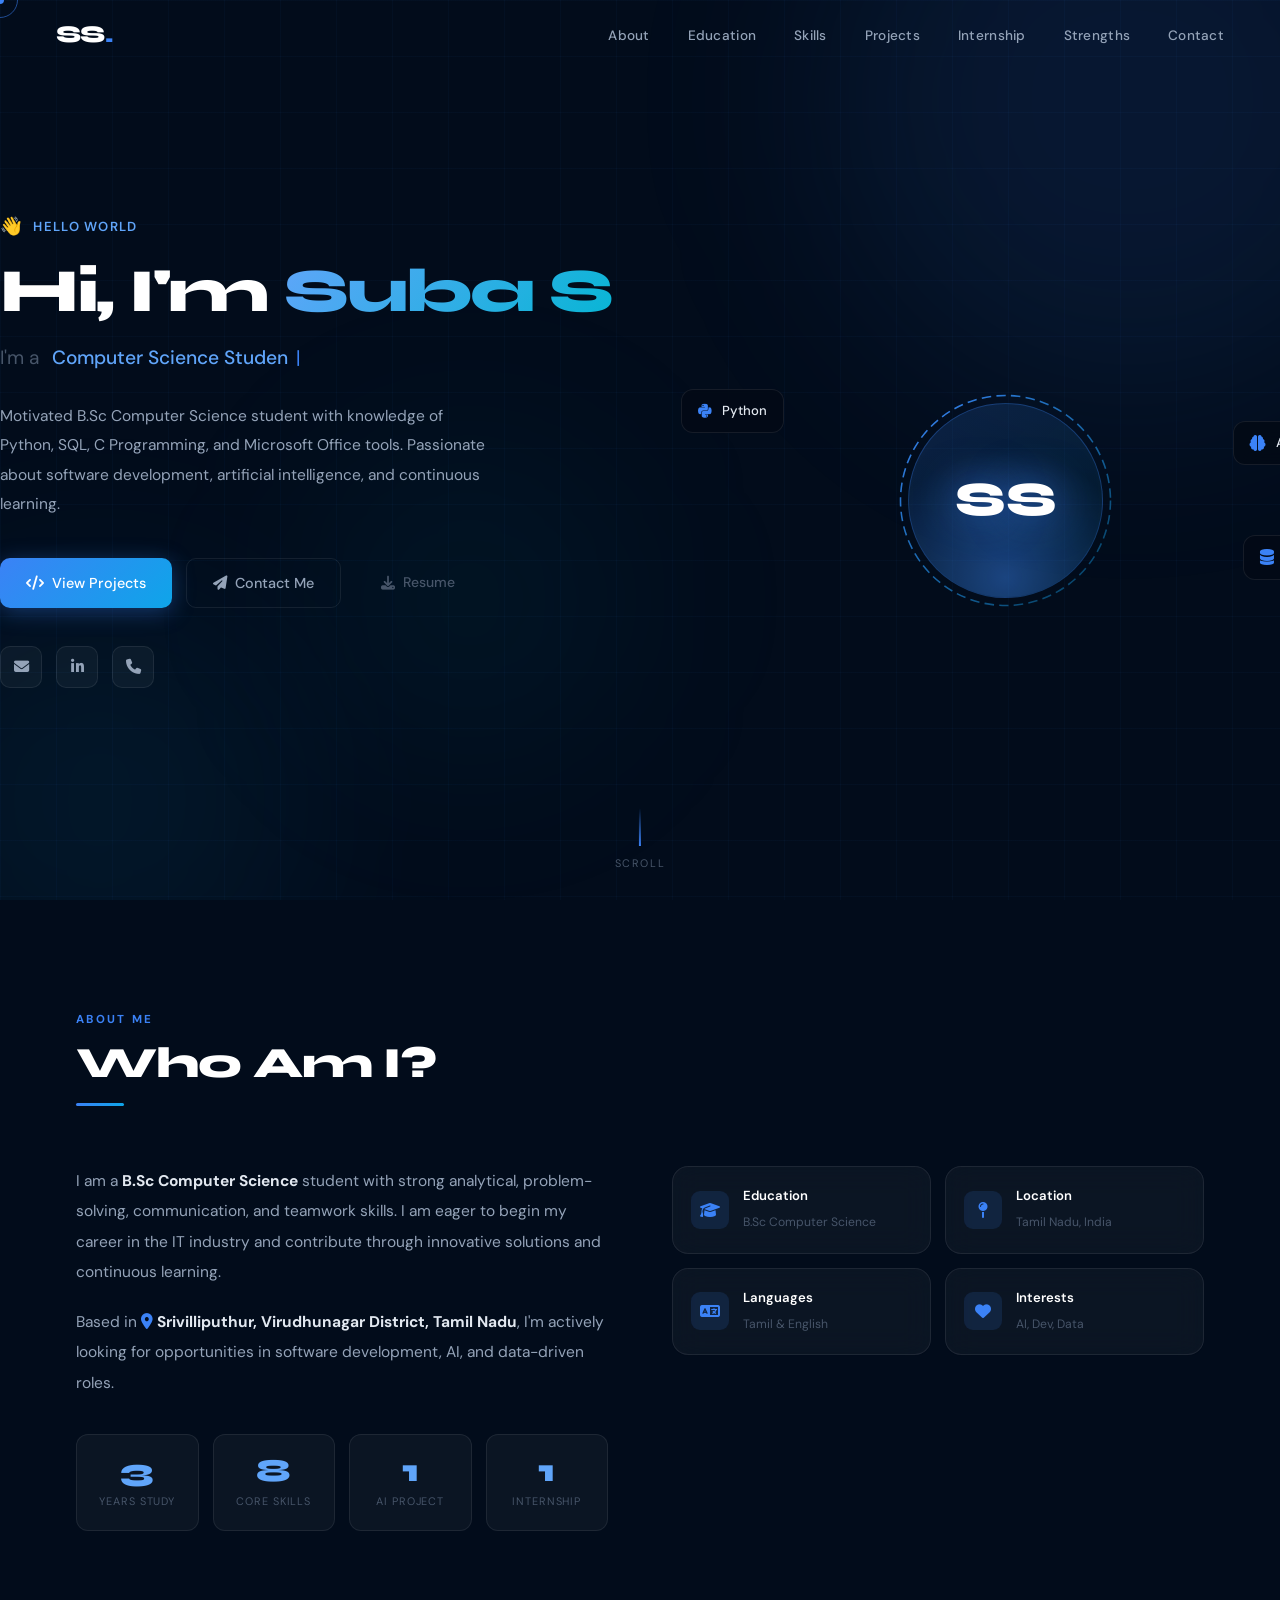
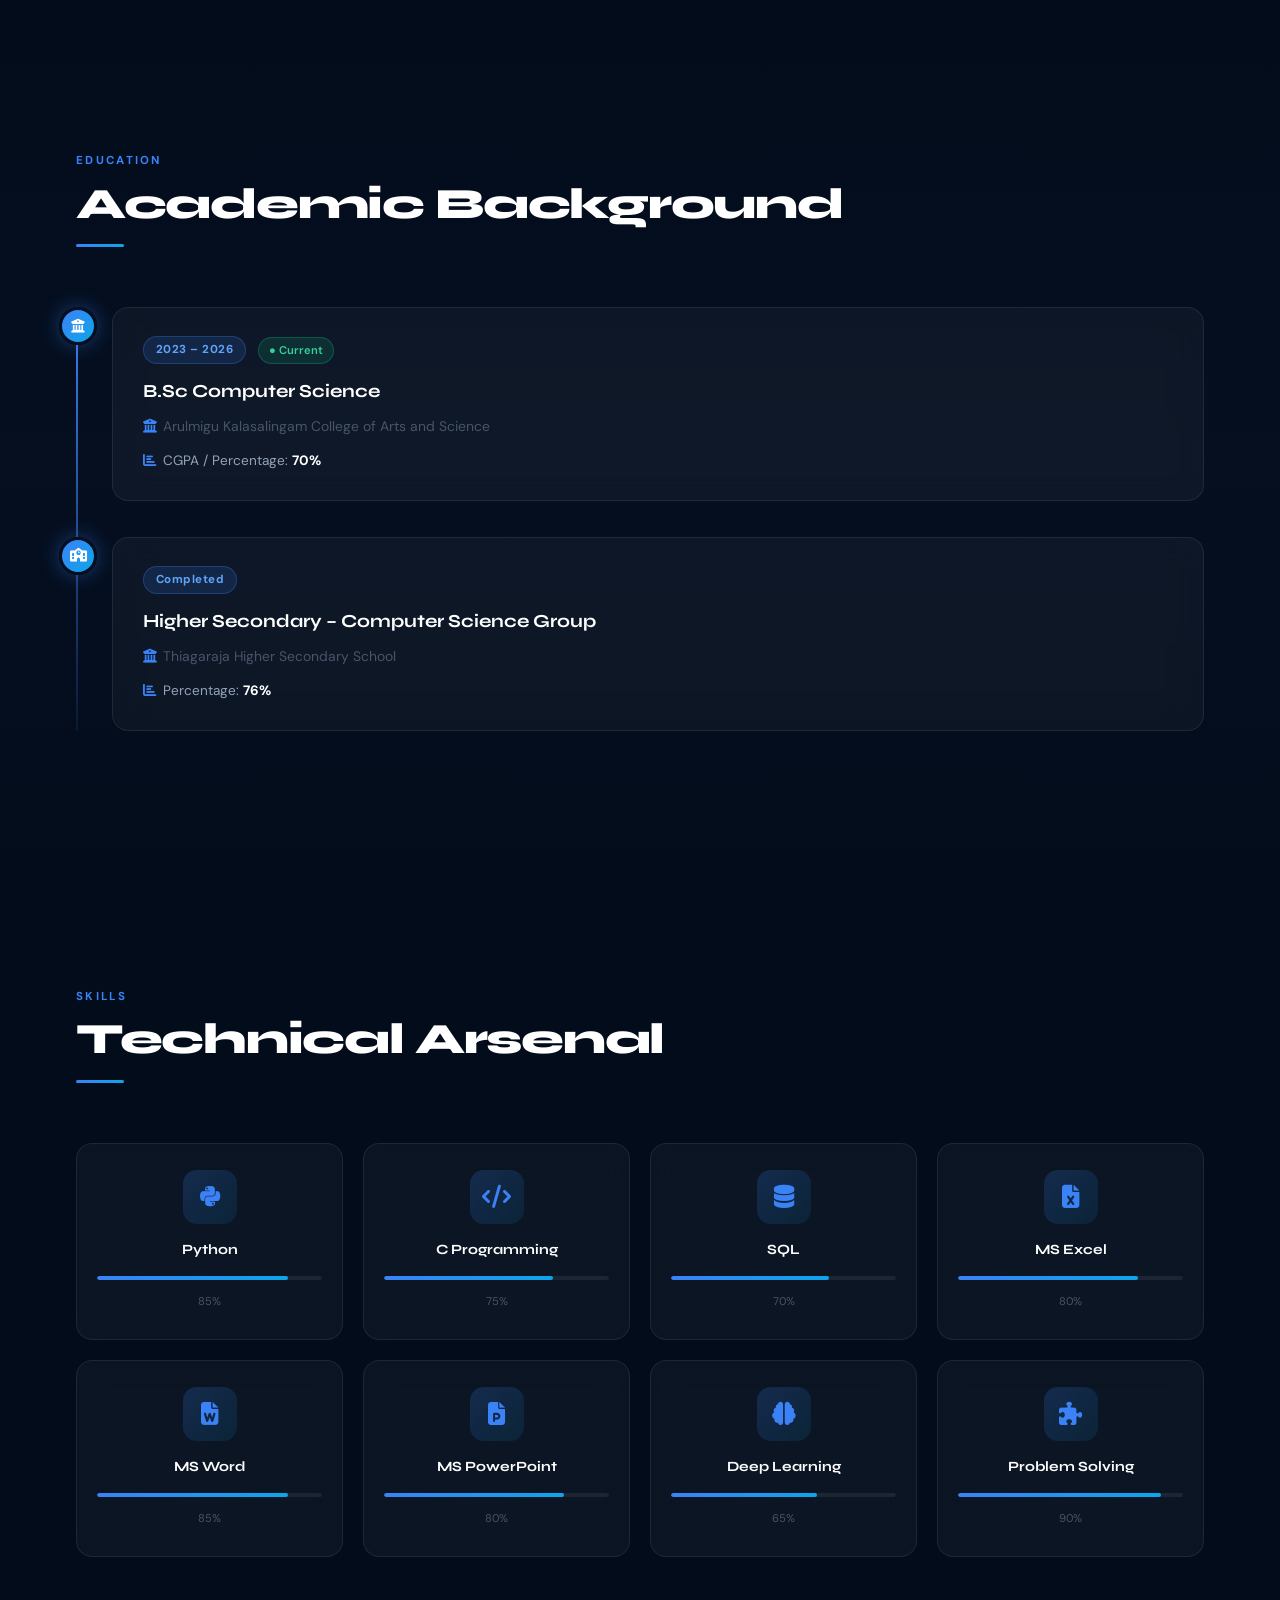
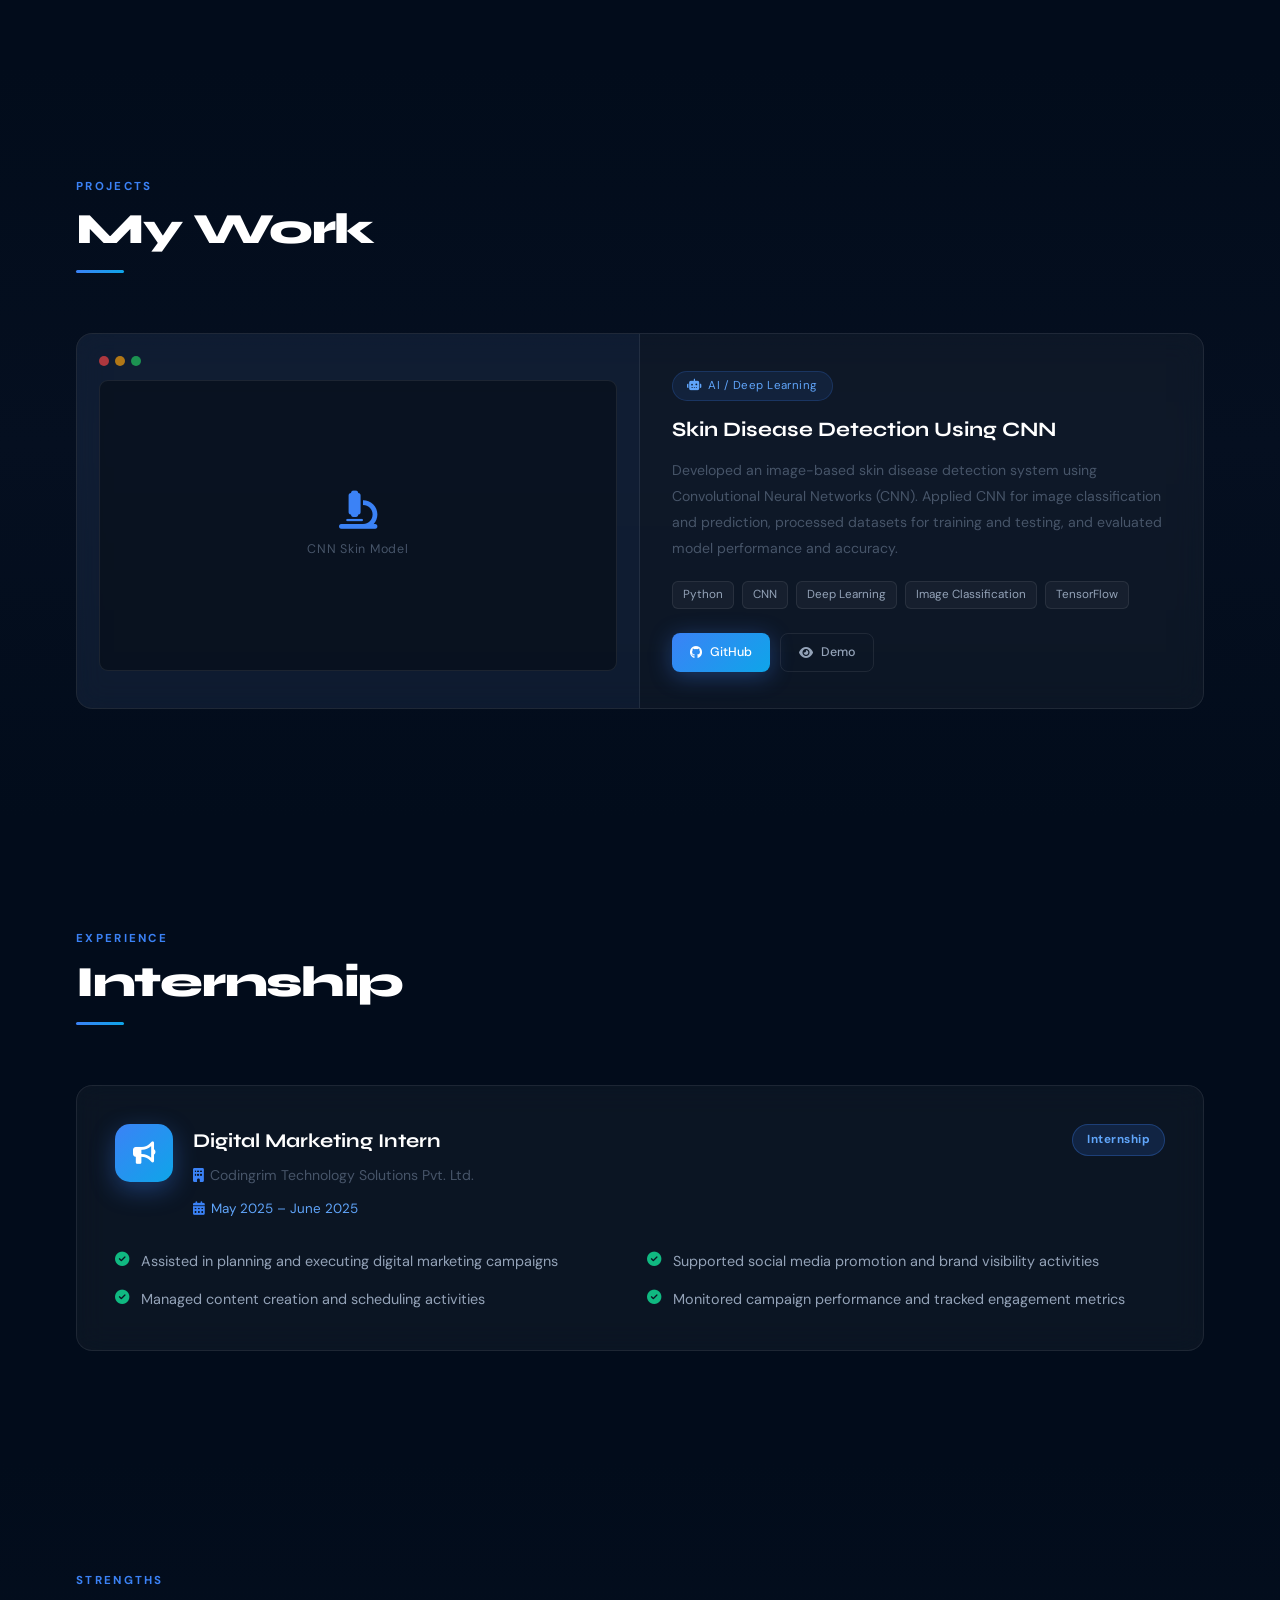
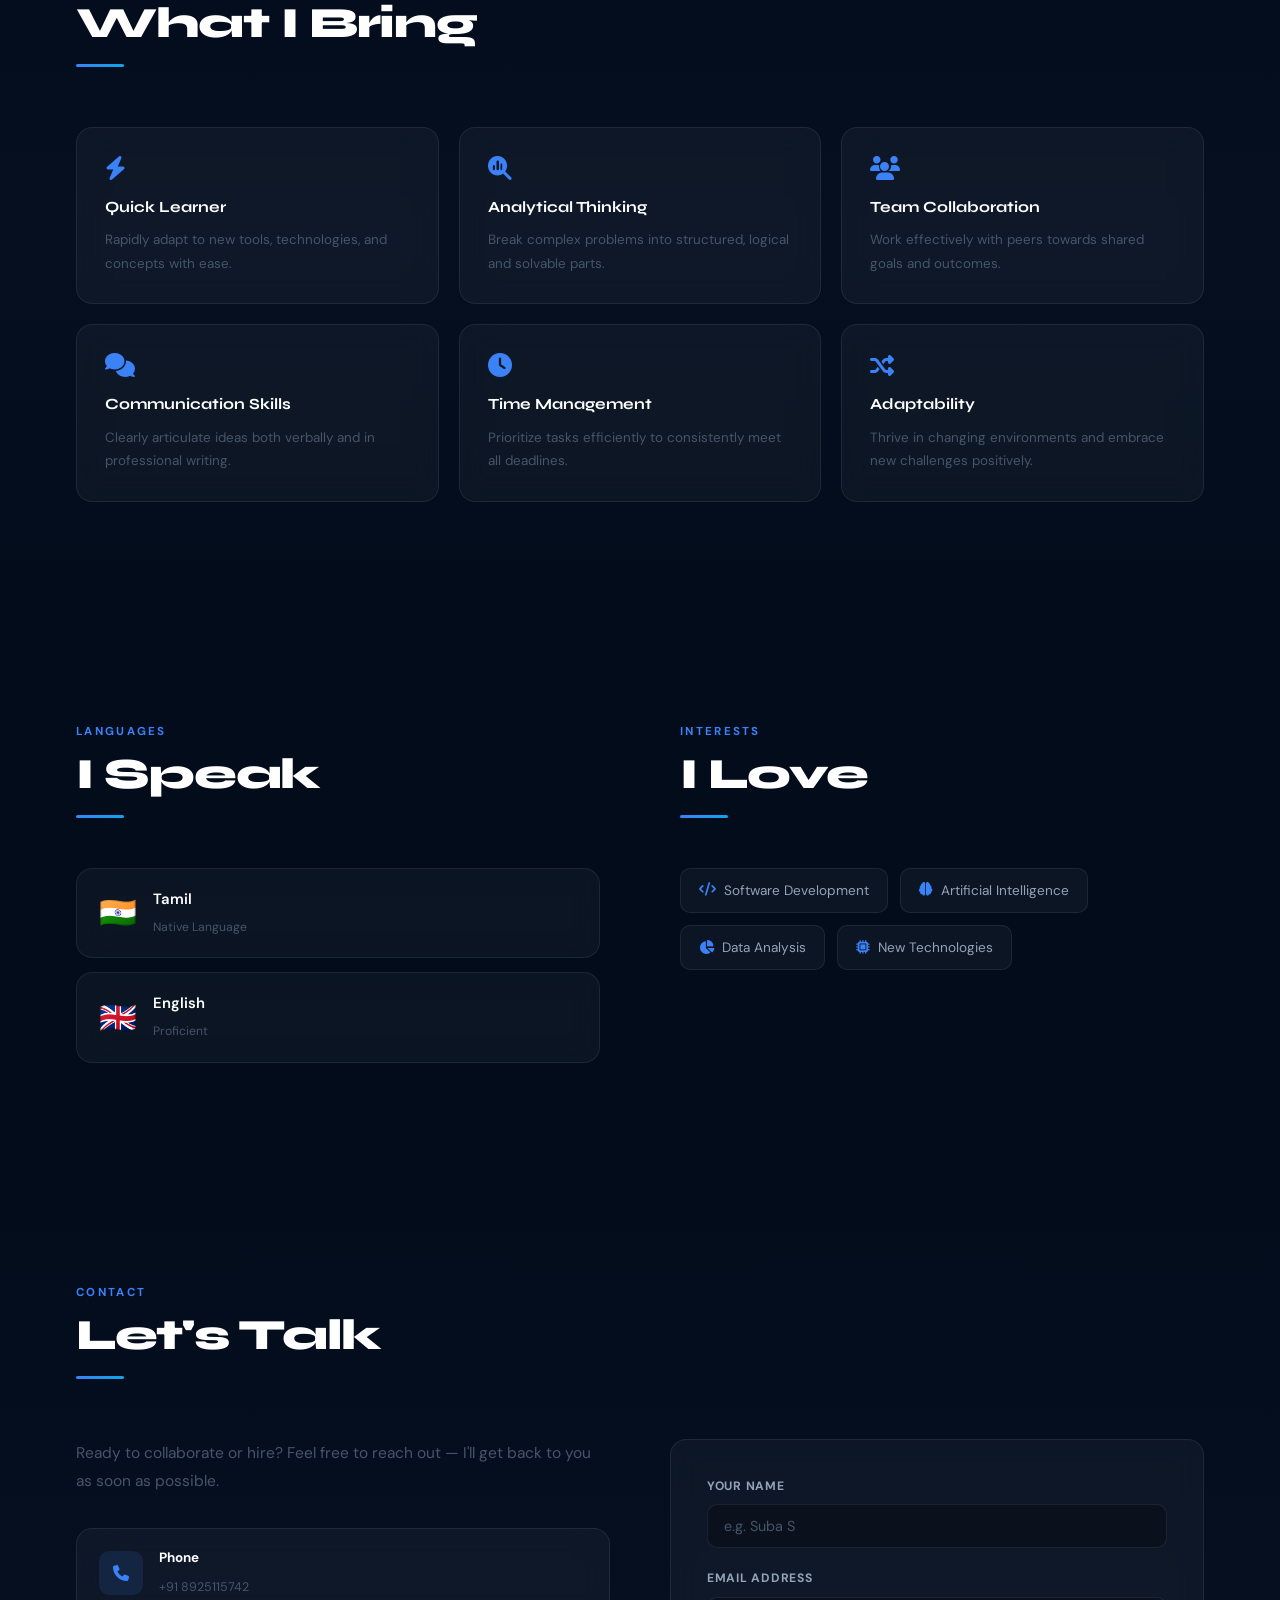
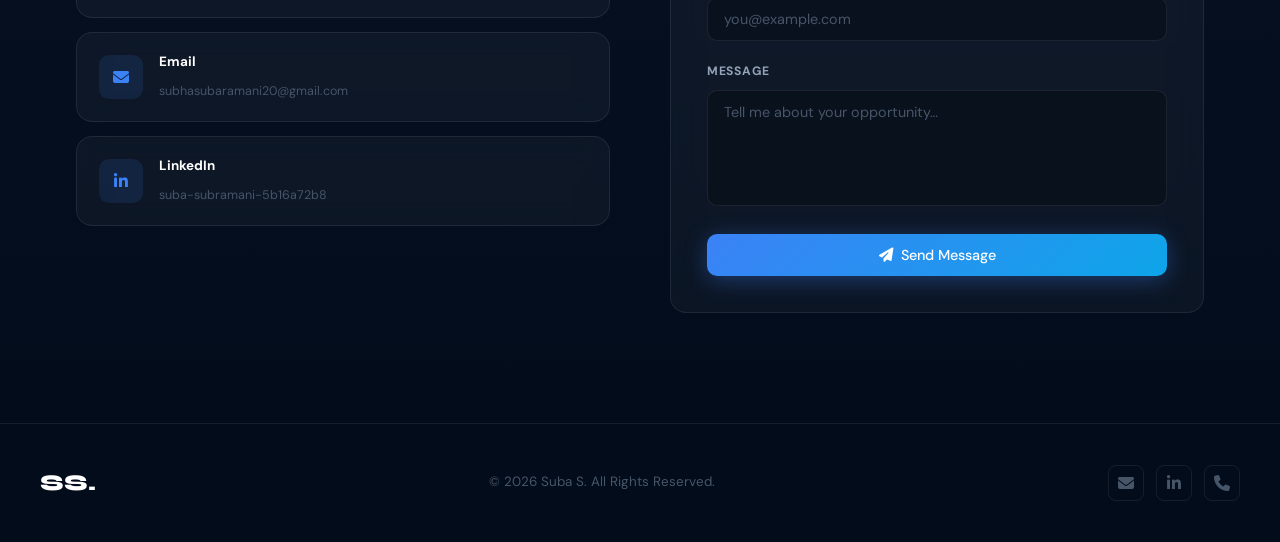
<file: index (7).html>
<!DOCTYPE html>
<html lang="en">
<head>
<meta charset="UTF-8"/>
<meta name="viewport" content="width=device-width, initial-scale=1.0"/>
<title>Suba S | CS Student & Python Developer</title>
<meta name="description" content="Portfolio of Suba S – B.Sc Computer Science student, Python Developer, and AI Enthusiast from Tamil Nadu."/>
<link rel="preconnect" href="https://fonts.googleapis.com"/>
<link rel="preconnect" href="https://fonts.gstatic.com" crossorigin/>
<link href="https://fonts.googleapis.com/css2?family=Syne:wght@400;600;700;800&family=DM+Sans:wght@300;400;500&display=swap" rel="stylesheet"/>
<link rel="stylesheet" href="https://cdnjs.cloudflare.com/ajax/libs/font-awesome/6.5.0/css/all.min.css"/>
<style>
/* ══════════════════════════════════════════
   VARIABLES & RESET
══════════════════════════════════════════ */
:root{
  --bg:#020c1b;
  --bg2:#050f20;
  --surface:rgba(255,255,255,0.04);
  --surface2:rgba(255,255,255,0.07);
  --border:rgba(255,255,255,0.08);
  --border-hover:rgba(59,130,246,0.45);
  --blue:#3b82f6;
  --blue-light:#60a5fa;
  --cyan:#0ea5e9;
  --teal:#06b6d4;
  --glow:rgba(59,130,246,0.3);
  --green:#10b981;
  --text:#e2e8f0;
  --text-dim:#94a3b8;
  --text-muted:#475569;
  --white:#ffffff;
  --radius:16px;
  --radius-sm:10px;
  --nav-h:70px;
  --font-h:'Syne',sans-serif;
  --font-b:'DM Sans',sans-serif;
  --ease:cubic-bezier(.4,0,.2,1);
  --t:.35s;
}
*,*::before,*::after{box-sizing:border-box;margin:0;padding:0;}
html{scroll-behavior:smooth;font-size:16px;}
body{background:var(--bg);color:var(--text);font-family:var(--font-b);overflow-x:hidden;line-height:1.7;}
a{text-decoration:none;color:inherit;}
ul{list-style:none;}
button{cursor:pointer;border:none;background:none;font-family:inherit;}
::-webkit-scrollbar{width:5px;}
::-webkit-scrollbar-track{background:var(--bg);}
::-webkit-scrollbar-thumb{background:var(--blue);border-radius:99px;}

/* ══════════════════════════════════════════
   CURSOR
══════════════════════════════════════════ */
.cur-dot,.cur-ring{position:fixed;border-radius:50%;pointer-events:none;z-index:9999;top:0;left:0;}
.cur-dot{width:8px;height:8px;background:var(--blue);transform:translate(-50%,-50%);}
.cur-ring{width:36px;height:36px;border:1.5px solid rgba(59,130,246,0.55);transform:translate(-50%,-50%);transition:width .2s,height .2s;}

/* ══════════════════════════════════════════
   BACKGROUND
══════════════════════════════════════════ */
.bg-wrap{position:fixed;inset:0;z-index:0;pointer-events:none;overflow:hidden;}
.bg-grid{position:absolute;inset:0;
  background-image:linear-gradient(rgba(59,130,246,.04) 1px,transparent 1px),
    linear-gradient(90deg,rgba(59,130,246,.04) 1px,transparent 1px);
  background-size:56px 56px;}
.orb{position:absolute;border-radius:50%;filter:blur(100px);}
.orb1{width:600px;height:600px;background:rgba(59,130,246,.1);top:-200px;right:-150px;}
.orb2{width:400px;height:400px;background:rgba(14,165,233,.07);bottom:-100px;left:-100px;}
.orb3{width:300px;height:300px;background:rgba(6,182,212,.06);top:50%;left:25%;}

/* ══════════════════════════════════════════
   NAVBAR
══════════════════════════════════════════ */
.navbar{position:fixed;top:0;left:0;right:0;height:var(--nav-h);z-index:1000;transition:background var(--t) var(--ease),box-shadow var(--t);}
.navbar.scrolled{background:rgba(2,12,27,.88);backdrop-filter:blur(20px);-webkit-backdrop-filter:blur(20px);box-shadow:0 1px 0 var(--border);}
.nav-inner{max-width:1240px;margin:auto;padding:0 36px;height:100%;display:flex;align-items:center;justify-content:space-between;}
.nav-logo{font-family:var(--font-h);font-size:1.5rem;font-weight:800;color:var(--white);letter-spacing:-.03em;}
.nav-logo .dot{color:var(--blue);}
.nav-links{display:flex;gap:38px;}
.nav-links a{font-size:.85rem;font-weight:500;color:var(--text-dim);transition:color var(--t);position:relative;letter-spacing:.02em;}
.nav-links a::after{content:'';position:absolute;bottom:-4px;left:0;width:0;height:1.5px;background:var(--blue);transition:width var(--t);}
.nav-links a:hover,.nav-links a.active{color:var(--white);}
.nav-links a:hover::after,.nav-links a.active::after{width:100%;}
.hamburger{display:none;flex-direction:column;gap:5px;padding:4px;z-index:10;}
.hamburger span{display:block;width:24px;height:2px;background:var(--text);border-radius:2px;transition:var(--t) var(--ease);}
.hamburger.active span:nth-child(1){transform:translateY(7px) rotate(45deg);}
.hamburger.active span:nth-child(2){opacity:0;}
.hamburger.active span:nth-child(3){transform:translateY(-7px) rotate(-45deg);}

/* ══════════════════════════════════════════
   BUTTONS
══════════════════════════════════════════ */
.btn{display:inline-flex;align-items:center;gap:8px;padding:12px 26px;border-radius:var(--radius-sm);font-family:var(--font-b);font-size:.9rem;font-weight:500;transition:transform var(--t),box-shadow var(--t),border-color var(--t),color var(--t),background var(--t);position:relative;overflow:hidden;}
.btn-primary{background:linear-gradient(135deg,var(--blue),var(--cyan));color:#fff;box-shadow:0 4px 22px rgba(59,130,246,.35);}
.btn-primary:hover{transform:translateY(-2px);box-shadow:0 10px 32px rgba(59,130,246,.5);}
.btn-outline{border:1px solid var(--border);color:var(--text-dim);}
.btn-outline:hover{border-color:var(--blue);color:var(--blue);transform:translateY(-2px);}
.btn-ghost{color:var(--text-muted);font-size:.875rem;}
.btn-ghost:hover{color:var(--white);}
.btn-sm{padding:8px 18px;font-size:.78rem;border-radius:8px;}
.btn-full{width:100%;justify-content:center;}

/* ══════════════════════════════════════════
   LAYOUT HELPERS
══════════════════════════════════════════ */
.container{max-width:1200px;margin:auto;padding:0 36px;}
.section{padding:110px 0;position:relative;z-index:1;}
.section-alt{background:linear-gradient(180deg,var(--bg),var(--bg2) 50%,var(--bg));}
.sec-label{font-size:.72rem;letter-spacing:.2em;text-transform:uppercase;color:var(--blue);font-weight:700;margin-bottom:10px;}
.sec-title{font-family:var(--font-h);font-size:clamp(1.9rem,3.5vw,2.7rem);font-weight:800;color:var(--white);letter-spacing:-.03em;margin-bottom:60px;line-height:1.1;}
.sec-title::after{content:'';display:block;width:48px;height:3px;background:linear-gradient(90deg,var(--blue),var(--cyan));border-radius:2px;margin-top:16px;}

/* Glass */
.glass{background:var(--surface);border:1px solid var(--border);backdrop-filter:blur(14px);-webkit-backdrop-filter:blur(14px);border-radius:var(--radius);}

/* Reveal */
.reveal,.reveal-r{opacity:0;transition:opacity .7s var(--ease),transform .7s var(--ease);}
.reveal{transform:translateY(32px);}
.reveal-r{transform:translateX(32px);}
.reveal.on,.reveal-r.on{opacity:1;transform:none;}
.d1{transition-delay:.08s!important;}
.d2{transition-delay:.14s!important;}
.d3{transition-delay:.20s!important;}
.d4{transition-delay:.26s!important;}
.d5{transition-delay:.32s!important;}
.d6{transition-delay:.38s!important;}
.d7{transition-delay:.44s!important;}

/* ══════════════════════════════════════════
   HERO
══════════════════════════════════════════ */
.hero{min-height:100vh;display:grid;grid-template-columns:1.1fr .9fr;align-items:center;gap:60px;padding:calc(var(--nav-h)+70px) 60px 80px;max-width:1300px;margin:auto;position:relative;}
.hero-greeting{display:flex;align-items:center;gap:10px;font-size:.82rem;color:var(--blue-light);font-weight:600;margin-bottom:18px;letter-spacing:.1em;text-transform:uppercase;}
.wave{font-size:1.1rem;display:inline-block;animation:wv 2.2s ease-in-out infinite;}
@keyframes wv{0%,100%{transform:rotate(0)}30%{transform:rotate(18deg)}60%{transform:rotate(-8deg)}}
.hero-name{font-family:var(--font-h);font-size:clamp(2.4rem,4.8vw,4rem);font-weight:800;line-height:1.04;color:var(--white);margin-bottom:18px;letter-spacing:-.04em;}
.name-hl{background:linear-gradient(130deg,var(--blue-light),var(--teal));-webkit-background-clip:text;-webkit-text-fill-color:transparent;background-clip:text;}
.hero-role{font-size:1.2rem;color:var(--text-dim);margin-bottom:26px;height:34px;display:flex;align-items:center;gap:8px;}
.role-pre{color:var(--text-muted);}
.typed{color:var(--blue-light);font-weight:500;}
.cblink{color:var(--blue);animation:blink .8s infinite;}
@keyframes blink{0%,100%{opacity:1}50%{opacity:0}}
.hero-desc{color:var(--text-dim);font-size:.97rem;line-height:1.9;max-width:490px;margin-bottom:38px;}
.hero-btns{display:flex;flex-wrap:wrap;gap:14px;margin-bottom:38px;}
.hero-socials{display:flex;gap:14px;}
.hero-social-link{width:42px;height:42px;border-radius:10px;border:1px solid var(--border);display:grid;place-items:center;color:var(--text-dim);transition:var(--t);background:var(--surface);font-size:.95rem;}
.hero-social-link:hover{border-color:var(--blue);color:var(--blue);background:rgba(59,130,246,.1);transform:translateY(-2px);}

/* Hero Visual */
.hero-visual{display:flex;align-items:center;justify-content:center;position:relative;margin-top:100px;}
.av-wrap{position:relative;width:195px;height:195px;}
.av-ring-svg{position:absolute;inset:-18px;width:calc(100%+36px);height:calc(100%+36px);animation:ringR 18s linear infinite;}
@keyframes ringR{to{transform:rotate(360deg)}}
.av-inner{width:100%;height:100%;border-radius:50%;background:linear-gradient(135deg,rgba(59,130,246,.18),rgba(6,182,212,.08));border:1px solid rgba(59,130,246,.3);display:grid;place-items:center;position:relative;overflow:hidden;}
.av-initials{font-family:var(--font-h);font-size:3rem;font-weight:800;color:var(--white);position:relative;z-index:1;text-shadow:0 0 40px rgba(59,130,246,.6);}
.av-glow{position:absolute;inset:0;background:radial-gradient(circle at 50% 90%,rgba(59,130,246,.4),transparent 65%);}
.fc{position:absolute;background:rgba(3,10,22,.92);border:1px solid var(--border);backdrop-filter:blur(14px);border-radius:12px;padding:10px 16px;display:flex;align-items:center;gap:10px;font-size:.82rem;font-weight:500;color:var(--text);animation:flt 4s ease-in-out infinite;white-space:nowrap;}
.fc i{color:var(--blue);font-size:1rem;}
.fc1{top:-14px;left:-50px;animation-delay:0s;}
.fc2{top:18px;right:-54px;animation-delay:1.6s;}
.fc3{bottom:18px;right:-46px;animation-delay:.9s;}
@keyframes flt{0%,100%{transform:translateY(0)}50%{transform:translateY(-10px)}}
.scroll-cue{position:absolute;bottom:28px;left:50%;transform:translateX(-50%);display:flex;flex-direction:column;align-items:center;gap:8px;font-size:.68rem;letter-spacing:.14em;text-transform:uppercase;color:var(--text-muted);z-index:2;}
.scroll-cue span{width:1.5px;height:38px;background:linear-gradient(to bottom,transparent,var(--blue));animation:sc 2s ease infinite;}
@keyframes sc{0%{transform:scaleY(0);transform-origin:top}50%{transform:scaleY(1);transform-origin:top}51%{transform-origin:bottom}100%{transform:scaleY(0);transform-origin:bottom}}

/* ══════════════════════════════════════════
   ABOUT
══════════════════════════════════════════ */
.about-grid{display:grid;grid-template-columns:1fr 1fr;gap:64px;align-items:start;}
.about-text p{color:var(--text-dim);margin-bottom:20px;font-size:.97rem;line-height:1.95;}
.about-text strong{color:var(--text);}
.about-text .loc-icon{color:var(--blue);margin-right:4px;}
.stats-row{display:grid;grid-template-columns:repeat(4,1fr);gap:14px;margin-top:36px;}
.stat-box{background:var(--surface);border:1px solid var(--border);border-radius:12px;padding:20px 12px;text-align:center;transition:border-color var(--t);}
.stat-box:hover{border-color:var(--border-hover);}
.stat-n{display:block;font-family:var(--font-h);font-size:2rem;font-weight:800;color:var(--blue-light);line-height:1;}
.stat-l{font-size:.68rem;color:var(--text-muted);text-transform:uppercase;letter-spacing:.08em;margin-top:5px;display:block;}
.about-cards{display:grid;grid-template-columns:1fr 1fr;gap:14px;}
.info-card{padding:18px;display:flex;align-items:center;gap:14px;transition:border-color var(--t),transform var(--t);}
.info-card:hover{border-color:var(--border-hover);transform:translateY(-2px);}
.ic-icon{width:38px;height:38px;border-radius:9px;background:rgba(59,130,246,.13);display:grid;place-items:center;font-size:1rem;color:var(--blue);flex-shrink:0;}
.ic-label{display:block;font-size:.82rem;font-weight:600;color:var(--white);}
.ic-val{font-size:.76rem;color:var(--text-muted);}

/* ══════════════════════════════════════════
   EDUCATION
══════════════════════════════════════════ */
.timeline{position:relative;padding-left:36px;}
.timeline::before{content:'';position:absolute;left:0;top:0;bottom:0;width:2px;background:linear-gradient(to bottom,var(--blue),rgba(59,130,246,.1));}
.tl-item{position:relative;margin-bottom:36px;}
.tl-dot{position:absolute;left:-53px;width:38px;height:38px;border-radius:50%;background:linear-gradient(135deg,var(--blue),var(--cyan));display:grid;place-items:center;font-size:.85rem;color:#fff;border:3px solid var(--bg2);box-shadow:0 0 20px rgba(59,130,246,.4);}
.tl-card{padding:28px 30px;transition:border-color var(--t),transform var(--t);}
.tl-card:hover{border-color:var(--border-hover);transform:translateX(4px);}
.tl-top{display:flex;align-items:center;gap:12px;margin-bottom:12px;flex-wrap:wrap;}
.tl-badge{background:rgba(59,130,246,.15);border:1px solid rgba(59,130,246,.3);color:var(--blue-light);padding:3px 12px;border-radius:99px;font-size:.72rem;font-weight:700;letter-spacing:.04em;}
.tl-cur{background:rgba(16,185,129,.15);border:1px solid rgba(16,185,129,.3);color:#34d399;padding:3px 10px;border-radius:99px;font-size:.7rem;font-weight:600;}
.tl-card h3{font-family:var(--font-h);font-size:1.15rem;color:var(--white);font-weight:700;margin-bottom:8px;}
.tl-inst{color:var(--text-muted);font-size:.87rem;margin-bottom:10px;}
.tl-inst i{margin-right:6px;color:var(--blue);}
.tl-pct{font-size:.85rem;color:var(--text-dim);}
.tl-pct i{margin-right:6px;color:var(--blue);}
.tl-pct strong{color:var(--white);}

/* ══════════════════════════════════════════
   SKILLS
══════════════════════════════════════════ */
.skills-grid{display:grid;grid-template-columns:repeat(4,1fr);gap:20px;}
.sk-card{padding:26px 20px;text-align:center;transition:border-color var(--t),transform var(--t),box-shadow var(--t);}
.sk-card:hover{border-color:var(--border-hover);transform:translateY(-5px);box-shadow:0 18px 44px rgba(0,0,0,.35);}
.sk-icon{width:54px;height:54px;border-radius:14px;background:linear-gradient(135deg,rgba(59,130,246,.2),rgba(14,165,233,.1));margin:0 auto 14px;display:grid;place-items:center;font-size:1.45rem;color:var(--blue);}
.sk-card h4{font-family:var(--font-h);font-size:.88rem;font-weight:700;color:var(--white);margin-bottom:14px;}
.sk-bar{height:4px;background:rgba(255,255,255,.07);border-radius:99px;overflow:hidden;margin-bottom:6px;}
.sk-fill{height:100%;background:linear-gradient(90deg,var(--blue),var(--cyan));border-radius:99px;width:0;transition:width 1.3s var(--ease);}
.sk-pct{font-size:.7rem;color:var(--text-muted);}

/* ══════════════════════════════════════════
   PROJECTS
══════════════════════════════════════════ */
.proj-card{display:grid;grid-template-columns:1fr 1fr;overflow:hidden;transition:border-color var(--t),transform var(--t),box-shadow var(--t);}
.proj-card:hover{border-color:var(--border-hover);transform:translateY(-4px);box-shadow:0 28px 64px rgba(0,0,0,.45);}
.proj-preview{position:relative;background:rgba(59,130,246,.05);border-right:1px solid var(--border);}
.mock-wrap{padding:22px;}
.mock-bar{display:flex;gap:6px;margin-bottom:14px;}
.mock-bar span{width:10px;height:10px;border-radius:50%;}
.mock-bar span:nth-child(1){background:#ef4444;opacity:.7;}
.mock-bar span:nth-child(2){background:#f59e0b;opacity:.7;}
.mock-bar span:nth-child(3){background:#22c55e;opacity:.7;}
.mock-body{background:rgba(0,0,0,.35);border-radius:9px;aspect-ratio:16/9;display:grid;place-items:center;border:1px solid var(--border);}
.mock-ph{text-align:center;color:var(--text-muted);}
.mock-ph i{font-size:2.4rem;color:var(--blue);display:block;margin-bottom:10px;}
.mock-ph p{font-size:.78rem;letter-spacing:.06em;}
.proj-overlay{position:absolute;inset:0;background:rgba(2,12,27,.75);display:grid;place-items:center;opacity:0;transition:opacity var(--t);}
.proj-card:hover .proj-overlay{opacity:1;}
.proj-overlay i{font-size:2rem;color:var(--blue);}
.proj-info{padding:36px 32px;}
.proj-type{display:inline-flex;align-items:center;gap:7px;font-size:.72rem;color:var(--blue-light);background:rgba(59,130,246,.1);border:1px solid rgba(59,130,246,.2);border-radius:99px;padding:4px 14px;margin-bottom:16px;letter-spacing:.04em;}
.proj-info h3{font-family:var(--font-h);font-size:1.28rem;color:var(--white);font-weight:700;margin-bottom:14px;line-height:1.3;}
.proj-info p{color:var(--text-muted);font-size:.88rem;line-height:1.85;margin-bottom:20px;}
.proj-tags{display:flex;flex-wrap:wrap;gap:8px;margin-bottom:24px;}
.proj-tags span{background:rgba(255,255,255,.04);border:1px solid var(--border);border-radius:6px;padding:3px 10px;font-size:.73rem;color:var(--text-dim);}
.proj-links{display:flex;gap:10px;}

/* ══════════════════════════════════════════
   INTERNSHIP
══════════════════════════════════════════ */
.intern-card{padding:38px;}
.intern-head{display:flex;align-items:flex-start;gap:20px;margin-bottom:28px;flex-wrap:wrap;}
.intern-ico{width:58px;height:58px;border-radius:15px;background:linear-gradient(135deg,var(--blue),var(--cyan));display:grid;place-items:center;font-size:1.4rem;color:#fff;flex-shrink:0;box-shadow:0 8px 24px rgba(59,130,246,.35);}
.intern-meta{flex:1;}
.intern-meta h3{font-family:var(--font-h);font-size:1.22rem;color:var(--white);font-weight:700;margin-bottom:6px;}
.intern-co{color:var(--text-muted);font-size:.88rem;margin-bottom:6px;}
.intern-co i,.intern-period i{margin-right:6px;color:var(--blue);}
.intern-period{font-size:.84rem;color:var(--blue-light);}
.intern-badge{background:rgba(59,130,246,.15);border:1px solid rgba(59,130,246,.3);color:var(--blue-light);padding:5px 14px;border-radius:99px;font-size:.73rem;font-weight:700;height:fit-content;white-space:nowrap;letter-spacing:.04em;}
.intern-duties{display:grid;grid-template-columns:1fr 1fr;gap:14px;}
.intern-duties li{display:flex;align-items:flex-start;gap:12px;color:var(--text-dim);font-size:.9rem;line-height:1.7;}
.intern-duties i{color:var(--green);margin-top:3px;flex-shrink:0;}

/* ══════════════════════════════════════════
   STRENGTHS
══════════════════════════════════════════ */
.str-grid{display:grid;grid-template-columns:repeat(3,1fr);gap:20px;}
.str-card{padding:28px;transition:border-color var(--t),transform var(--t);}
.str-card:hover{border-color:var(--border-hover);transform:translateY(-4px);}
.str-card i{font-size:1.5rem;color:var(--blue);margin-bottom:14px;display:block;}
.str-card h4{font-family:var(--font-h);font-size:.97rem;color:var(--white);font-weight:700;margin-bottom:8px;}
.str-card p{font-size:.84rem;color:var(--text-muted);line-height:1.75;}

/* ══════════════════════════════════════════
   LANGUAGES & INTERESTS
══════════════════════════════════════════ */
.extras-grid{display:grid;grid-template-columns:1fr 1fr;gap:80px;align-items:start;}
.lang-list{display:flex;flex-direction:column;gap:14px;margin-top:-10px;}
.lang-item{padding:18px 22px;display:flex;align-items:center;gap:16px;transition:border-color var(--t);}
.lang-item:hover{border-color:var(--border-hover);}
.lang-flag{font-size:1.9rem;}
.lang-name{display:block;color:var(--white);font-size:.93rem;font-weight:600;}
.lang-lvl{font-size:.76rem;color:var(--text-muted);}
.int-list{display:flex;flex-wrap:wrap;gap:12px;margin-top:-10px;}
.int-tag{display:inline-flex;align-items:center;gap:8px;background:var(--surface);border:1px solid var(--border);border-radius:10px;padding:10px 18px;font-size:.85rem;color:var(--text-dim);transition:border-color var(--t),color var(--t);}
.int-tag:hover{border-color:var(--blue);color:var(--blue-light);}
.int-tag i{color:var(--blue);}

/* ══════════════════════════════════════════
   CONTACT
══════════════════════════════════════════ */
.contact-grid{display:grid;grid-template-columns:1fr 1fr;gap:60px;}
.contact-intro{color:var(--text-muted);margin-bottom:32px;font-size:.97rem;line-height:1.85;}
.contact-items{display:flex;flex-direction:column;gap:14px;}
.c-item{display:flex;align-items:center;gap:16px;padding:18px 22px;transition:border-color var(--t),color var(--t);color:var(--text-dim);}
.c-item:hover{border-color:var(--border-hover);color:var(--text);}
.ci-ico{width:44px;height:44px;border-radius:10px;background:rgba(59,130,246,.12);display:grid;place-items:center;font-size:1rem;color:var(--blue);flex-shrink:0;}
.c-item strong{display:block;color:var(--white);font-size:.84rem;margin-bottom:2px;}
.c-item span{font-size:.78rem;color:var(--text-muted);}
.cf{padding:36px;}
.fg{margin-bottom:20px;}
.fg label{display:block;font-size:.76rem;font-weight:700;color:var(--text-dim);margin-bottom:8px;letter-spacing:.06em;text-transform:uppercase;}
.fg input,.fg textarea{width:100%;background:rgba(0,0,0,.25);border:1px solid var(--border);border-radius:10px;padding:12px 16px;color:var(--text);font-family:var(--font-b);font-size:.9rem;outline:none;transition:border-color var(--t),box-shadow var(--t);resize:none;}
.fg input:focus,.fg textarea:focus{border-color:var(--blue);box-shadow:0 0 0 3px rgba(59,130,246,.12);}
.fg input::placeholder,.fg textarea::placeholder{color:var(--text-muted);}
.form-ok{display:none;text-align:center;color:#34d399;font-size:.875rem;margin-top:14px;}
.form-ok i{margin-right:6px;}

/* ══════════════════════════════════════════
   FOOTER
══════════════════════════════════════════ */
.footer{border-top:1px solid var(--border);padding:40px 36px;position:relative;z-index:1;}
.footer-inner{max-width:1200px;margin:auto;display:flex;align-items:center;justify-content:space-between;gap:20px;flex-wrap:wrap;}
.f-logo{font-family:var(--font-h);font-size:1.4rem;font-weight:800;color:var(--white);}
.footer p{color:var(--text-muted);font-size:.84rem;}
.f-soc{display:flex;gap:12px;}
.f-soc a{width:36px;height:36px;border:1px solid var(--border);border-radius:8px;display:grid;place-items:center;color:var(--text-muted);transition:border-color var(--t),color var(--t);}
.f-soc a:hover{border-color:var(--blue);color:var(--blue);}

/* Back-to-top */
.btt{position:fixed;bottom:28px;right:28px;width:44px;height:44px;border-radius:12px;background:linear-gradient(135deg,var(--blue),var(--cyan));color:#fff;display:grid;place-items:center;z-index:999;opacity:0;pointer-events:none;transition:opacity var(--t),transform var(--t);box-shadow:0 8px 24px rgba(59,130,246,.4);}
.btt.on{opacity:1;pointer-events:auto;}
.btt:hover{transform:translateY(-3px);}

/* ══════════════════════════════════════════
   RESPONSIVE
══════════════════════════════════════════ */
@media(max-width:1060px){
  .skills-grid{grid-template-columns:repeat(3,1fr);}
}
@media(max-width:960px){
  .hero{grid-template-columns:1fr;padding:calc(var(--nav-h)+50px) 36px 70px;text-align:center;}
  .hero-desc{margin-left:auto;margin-right:auto;}
  .hero-btns,.hero-socials{justify-content:center;}
  .hero-visual{order:-1;margin-top:0;}
  .fc{display:none;}
  .about-grid{grid-template-columns:1fr;}
  .about-cards{grid-template-columns:1fr 1fr;}
  .stats-row{grid-template-columns:repeat(2,1fr);}
  .contact-grid{grid-template-columns:1fr;}
  .extras-grid{grid-template-columns:1fr;gap:60px;}
  .proj-card{grid-template-columns:1fr;}
  .proj-preview{border-right:none;border-bottom:1px solid var(--border);}
  .intern-duties{grid-template-columns:1fr;}
}
@media(max-width:768px){
  .hamburger{display:flex;}
  .nav-links{position:fixed;top:var(--nav-h);left:0;right:0;background:rgba(2,12,27,.97);backdrop-filter:blur(20px);flex-direction:column;padding:28px 36px 36px;gap:22px;transform:translateY(-110%);opacity:0;transition:transform var(--t) var(--ease),opacity var(--t);pointer-events:none;}
  .nav-links.open{transform:translateY(0);opacity:1;pointer-events:auto;}
  .skills-grid{grid-template-columns:repeat(2,1fr);}
  .str-grid{grid-template-columns:1fr 1fr;}
}
@media(max-width:520px){
  .container,.nav-inner{padding:0 20px;}
  .hero{padding:calc(var(--nav-h)+30px) 20px 50px;}
  .section{padding:80px 0;}
  .skills-grid{grid-template-columns:1fr 1fr;}
  .str-grid{grid-template-columns:1fr;}
  .about-cards{grid-template-columns:1fr;}
  .hero-btns{flex-direction:column;align-items:center;}
  .footer{padding:30px 20px;}
  .intern-head{flex-direction:column;}
}
</style>
</head>
<body>

<!-- Cursor -->
<div class="cur-dot" id="curDot"></div>
<div class="cur-ring" id="curRing"></div>

<!-- Background -->
<div class="bg-wrap">
  <div class="bg-grid"></div>
  <div class="orb orb1"></div>
  <div class="orb orb2"></div>
  <div class="orb orb3"></div>
</div>

<!-- ─────────────────────────────────────────
     NAVBAR
───────────────────────────────────────── -->
<nav class="navbar" id="navbar">
  <div class="nav-inner">
    <a href="#home" class="nav-logo">SS<span class="dot">.</span></a>
    <ul class="nav-links" id="navLinks">
      <li><a href="#about">About</a></li>
      <li><a href="#education">Education</a></li>
      <li><a href="#skills">Skills</a></li>
      <li><a href="#projects">Projects</a></li>
      <li><a href="#internship">Internship</a></li>
      <li><a href="#strengths">Strengths</a></li>
      <li><a href="#contact">Contact</a></li>
    </ul>
    <button class="hamburger" id="hamburger" aria-label="Menu">
      <span></span><span></span><span></span>
    </button>
  </div>
</nav>

<!-- ─────────────────────────────────────────
     HERO
───────────────────────────────────────── -->
<section class="hero" id="home">
  <div class="hero-content reveal">
    <p class="hero-greeting"><span class="wave">👋</span> Hello World</p>
    <h1 class="hero-name">Hi, I'm <span class="name-hl">Suba S</span></h1>
    <div class="hero-role">
      <span class="role-pre">I'm a&nbsp;</span>
      <span class="typed" id="typed"></span><span class="cblink">|</span>
    </div>
    <p class="hero-desc">Motivated B.Sc Computer Science student with knowledge of Python, SQL, C Programming, and Microsoft Office tools. Passionate about software development, artificial intelligence, and continuous learning.</p>
    <div class="hero-btns">
      <a href="#projects" class="btn btn-primary"><i class="fas fa-code"></i>View Projects</a>
      <a href="#contact" class="btn btn-outline"><i class="fas fa-paper-plane"></i>Contact Me</a>
      <a href="#" class="btn btn-ghost" download><i class="fas fa-download"></i>Resume</a>
    </div>
    <div class="hero-socials">
      <a href="mailto:subhasubaramani20@gmail.com" class="hero-social-link" aria-label="Email"><i class="fas fa-envelope"></i></a>
      <a href="https://linkedin.com/in/suba-subramani-5b16a72b8" target="_blank" class="hero-social-link" aria-label="LinkedIn"><i class="fab fa-linkedin-in"></i></a>
      <a href="tel:+918925115742" class="hero-social-link" aria-label="Phone"><i class="fas fa-phone"></i></a>
    </div>
  </div>

  <div class="hero-visual reveal-r">
    <div class="av-wrap">
      <svg class="av-ring-svg" viewBox="0 0 220 220" fill="none" xmlns="http://www.w3.org/2000/svg">
        <circle cx="110" cy="110" r="100" stroke="url(#rg)" stroke-width="1.5" stroke-dasharray="9 5"/>
        <defs>
          <linearGradient id="rg" x1="0%" y1="0%" x2="100%" y2="100%">
            <stop offset="0%" stop-color="#3b82f6"/>
            <stop offset="100%" stop-color="#0ea5e9" stop-opacity="0.3"/>
          </linearGradient>
        </defs>
      </svg>
      <div class="av-inner">
        <span class="av-initials">SS</span>
        <div class="av-glow"></div>
      </div>
    </div>
    <div class="fc fc1"><i class="fab fa-python"></i><span>Python</span></div>
    <div class="fc fc2"><i class="fas fa-brain"></i><span>AI / ML</span></div>
    <div class="fc fc3"><i class="fas fa-database"></i><span>SQL</span></div>
  </div>

  <a href="#about" class="scroll-cue"><span></span>Scroll</a>
</section>

<!-- ─────────────────────────────────────────
     ABOUT
───────────────────────────────────────── -->
<section class="section" id="about">
  <div class="container">
    <div class="sec-label reveal">About Me</div>
    <h2 class="sec-title reveal">Who Am I?</h2>
    <div class="about-grid">
      <div class="about-text reveal">
        <p>I am a <strong>B.Sc Computer Science</strong> student with strong analytical, problem-solving, communication, and teamwork skills. I am eager to begin my career in the IT industry and contribute through innovative solutions and continuous learning.</p>
        <p>Based in <i class="fas fa-map-marker-alt loc-icon"></i><strong>Srivilliputhur, Virudhunagar District, Tamil Nadu</strong>, I'm actively looking for opportunities in software development, AI, and data-driven roles.</p>
        <div class="stats-row">
          <div class="stat-box"><span class="stat-n" data-count="3">0</span><span class="stat-l">Years Study</span></div>
          <div class="stat-box"><span class="stat-n" data-count="8">0</span><span class="stat-l">Core Skills</span></div>
          <div class="stat-box"><span class="stat-n" data-count="1">0</span><span class="stat-l">AI Project</span></div>
          <div class="stat-box"><span class="stat-n" data-count="1">0</span><span class="stat-l">Internship</span></div>
        </div>
      </div>
      <div class="about-cards reveal-r">
        <div class="info-card glass"><div class="ic-icon"><i class="fas fa-graduation-cap"></i></div><div><span class="ic-label">Education</span><span class="ic-val">B.Sc Computer Science</span></div></div>
        <div class="info-card glass"><div class="ic-icon"><i class="fas fa-map-pin"></i></div><div><span class="ic-label">Location</span><span class="ic-val">Tamil Nadu, India</span></div></div>
        <div class="info-card glass"><div class="ic-icon"><i class="fas fa-language"></i></div><div><span class="ic-label">Languages</span><span class="ic-val">Tamil &amp; English</span></div></div>
        <div class="info-card glass"><div class="ic-icon"><i class="fas fa-heart"></i></div><div><span class="ic-label">Interests</span><span class="ic-val">AI, Dev, Data</span></div></div>
      </div>
    </div>
  </div>
</section>

<!-- ─────────────────────────────────────────
     EDUCATION
───────────────────────────────────────── -->
<section class="section section-alt" id="education">
  <div class="container">
    <div class="sec-label reveal">Education</div>
    <h2 class="sec-title reveal">Academic Background</h2>
    <div class="timeline">
      <div class="tl-item reveal">
        <div class="tl-dot"><i class="fas fa-university"></i></div>
        <div class="tl-card glass">
          <div class="tl-top">
            <span class="tl-badge">2023 – 2026</span>
            <span class="tl-cur">● Current</span>
          </div>
          <h3>B.Sc Computer Science</h3>
          <p class="tl-inst"><i class="fas fa-building-columns"></i>Arulmigu Kalasalingam College of Arts and Science</p>
          <p class="tl-pct"><i class="fas fa-chart-bar"></i>CGPA / Percentage: <strong>70%</strong></p>
        </div>
      </div>
      <div class="tl-item reveal">
        <div class="tl-dot"><i class="fas fa-school"></i></div>
        <div class="tl-card glass">
          <div class="tl-top">
            <span class="tl-badge">Completed</span>
          </div>
          <h3>Higher Secondary – Computer Science Group</h3>
          <p class="tl-inst"><i class="fas fa-building-columns"></i>Thiagaraja Higher Secondary School</p>
          <p class="tl-pct"><i class="fas fa-chart-bar"></i>Percentage: <strong>76%</strong></p>
        </div>
      </div>
    </div>
  </div>
</section>

<!-- ─────────────────────────────────────────
     SKILLS
───────────────────────────────────────── -->
<section class="section" id="skills">
  <div class="container">
    <div class="sec-label reveal">Skills</div>
    <h2 class="sec-title reveal">Technical Arsenal</h2>
    <div class="skills-grid" id="skillsGrid">
      <div class="sk-card glass reveal d1"><div class="sk-icon"><i class="fab fa-python"></i></div><h4>Python</h4><div class="sk-bar"><div class="sk-fill" data-w="85"></div></div><span class="sk-pct">85%</span></div>
      <div class="sk-card glass reveal d2"><div class="sk-icon"><i class="fas fa-code"></i></div><h4>C Programming</h4><div class="sk-bar"><div class="sk-fill" data-w="75"></div></div><span class="sk-pct">75%</span></div>
      <div class="sk-card glass reveal d3"><div class="sk-icon"><i class="fas fa-database"></i></div><h4>SQL</h4><div class="sk-bar"><div class="sk-fill" data-w="70"></div></div><span class="sk-pct">70%</span></div>
      <div class="sk-card glass reveal d4"><div class="sk-icon"><i class="fas fa-file-excel"></i></div><h4>MS Excel</h4><div class="sk-bar"><div class="sk-fill" data-w="80"></div></div><span class="sk-pct">80%</span></div>
      <div class="sk-card glass reveal d1"><div class="sk-icon"><i class="fas fa-file-word"></i></div><h4>MS Word</h4><div class="sk-bar"><div class="sk-fill" data-w="85"></div></div><span class="sk-pct">85%</span></div>
      <div class="sk-card glass reveal d2"><div class="sk-icon"><i class="fas fa-file-powerpoint"></i></div><h4>MS PowerPoint</h4><div class="sk-bar"><div class="sk-fill" data-w="80"></div></div><span class="sk-pct">80%</span></div>
      <div class="sk-card glass reveal d3"><div class="sk-icon"><i class="fas fa-brain"></i></div><h4>Deep Learning</h4><div class="sk-bar"><div class="sk-fill" data-w="65"></div></div><span class="sk-pct">65%</span></div>
      <div class="sk-card glass reveal d4"><div class="sk-icon"><i class="fas fa-puzzle-piece"></i></div><h4>Problem Solving</h4><div class="sk-bar"><div class="sk-fill" data-w="90"></div></div><span class="sk-pct">90%</span></div>
    </div>
  </div>
</section>

<!-- ─────────────────────────────────────────
     PROJECTS
───────────────────────────────────────── -->
<section class="section section-alt" id="projects">
  <div class="container">
    <div class="sec-label reveal">Projects</div>
    <h2 class="sec-title reveal">My Work</h2>
    <div class="proj-card glass reveal">
      <div class="proj-preview">
        <div class="mock-wrap">
          <div class="mock-bar"><span></span><span></span><span></span></div>
          <div class="mock-body">
            <div class="mock-ph">
              <i class="fas fa-microscope"></i>
              <p>CNN Skin Model</p>
            </div>
          </div>
        </div>
        <div class="proj-overlay"><i class="fas fa-external-link-alt"></i></div>
      </div>
      <div class="proj-info">
        <div class="proj-type"><i class="fas fa-robot"></i>AI / Deep Learning</div>
        <h3>Skin Disease Detection Using CNN</h3>
        <p>Developed an image-based skin disease detection system using Convolutional Neural Networks (CNN). Applied CNN for image classification and prediction, processed datasets for training and testing, and evaluated model performance and accuracy.</p>
        <div class="proj-tags">
          <span>Python</span><span>CNN</span><span>Deep Learning</span><span>Image Classification</span><span>TensorFlow</span>
        </div>
        <div class="proj-links">
          <a href="#" class="btn btn-sm btn-primary"><i class="fab fa-github"></i>GitHub</a>
          <a href="#" class="btn btn-sm btn-outline"><i class="fas fa-eye"></i>Demo</a>
        </div>
      </div>
    </div>
  </div>
</section>

<!-- ─────────────────────────────────────────
     INTERNSHIP
───────────────────────────────────────── -->
<section class="section" id="internship">
  <div class="container">
    <div class="sec-label reveal">Experience</div>
    <h2 class="sec-title reveal">Internship</h2>
    <div class="intern-card glass reveal">
      <div class="intern-head">
        <div class="intern-ico"><i class="fas fa-bullhorn"></i></div>
        <div class="intern-meta">
          <h3>Digital Marketing Intern</h3>
          <p class="intern-co"><i class="fas fa-building"></i>Codingrim Technology Solutions Pvt. Ltd.</p>
          <span class="intern-period"><i class="fas fa-calendar-alt"></i>May 2025 – June 2025</span>
        </div>
        <span class="intern-badge">Internship</span>
      </div>
      <ul class="intern-duties">
        <li><i class="fas fa-check-circle"></i>Assisted in planning and executing digital marketing campaigns</li>
        <li><i class="fas fa-check-circle"></i>Supported social media promotion and brand visibility activities</li>
        <li><i class="fas fa-check-circle"></i>Managed content creation and scheduling activities</li>
        <li><i class="fas fa-check-circle"></i>Monitored campaign performance and tracked engagement metrics</li>
      </ul>
    </div>
  </div>
</section>

<!-- ─────────────────────────────────────────
     STRENGTHS
───────────────────────────────────────── -->
<section class="section section-alt" id="strengths">
  <div class="container">
    <div class="sec-label reveal">Strengths</div>
    <h2 class="sec-title reveal">What I Bring</h2>
    <div class="str-grid">
      <div class="str-card glass reveal d1"><i class="fas fa-bolt"></i><h4>Quick Learner</h4><p>Rapidly adapt to new tools, technologies, and concepts with ease.</p></div>
      <div class="str-card glass reveal d2"><i class="fas fa-magnifying-glass-chart"></i><h4>Analytical Thinking</h4><p>Break complex problems into structured, logical and solvable parts.</p></div>
      <div class="str-card glass reveal d3"><i class="fas fa-users"></i><h4>Team Collaboration</h4><p>Work effectively with peers towards shared goals and outcomes.</p></div>
      <div class="str-card glass reveal d4"><i class="fas fa-comments"></i><h4>Communication Skills</h4><p>Clearly articulate ideas both verbally and in professional writing.</p></div>
      <div class="str-card glass reveal d5"><i class="fas fa-clock"></i><h4>Time Management</h4><p>Prioritize tasks efficiently to consistently meet all deadlines.</p></div>
      <div class="str-card glass reveal d6"><i class="fas fa-shuffle"></i><h4>Adaptability</h4><p>Thrive in changing environments and embrace new challenges positively.</p></div>
    </div>
  </div>
</section>

<!-- ─────────────────────────────────────────
     LANGUAGES & INTERESTS
───────────────────────────────────────── -->
<section class="section" id="extras">
  <div class="container">
    <div class="extras-grid">
      <div>
        <div class="sec-label reveal">Languages</div>
        <h2 class="sec-title reveal">I Speak</h2>
        <div class="lang-list">
          <div class="lang-item glass reveal"><span class="lang-flag">🇮🇳</span><div><span class="lang-name">Tamil</span><span class="lang-lvl">Native Language</span></div></div>
          <div class="lang-item glass reveal d1"><span class="lang-flag">🇬🇧</span><div><span class="lang-name">English</span><span class="lang-lvl">Proficient</span></div></div>
        </div>
      </div>
      <div>
        <div class="sec-label reveal-r">Interests</div>
        <h2 class="sec-title reveal-r">I Love</h2>
        <div class="int-list">
          <span class="int-tag reveal-r d1"><i class="fas fa-code"></i>Software Development</span>
          <span class="int-tag reveal-r d2"><i class="fas fa-brain"></i>Artificial Intelligence</span>
          <span class="int-tag reveal-r d3"><i class="fas fa-chart-pie"></i>Data Analysis</span>
          <span class="int-tag reveal-r d4"><i class="fas fa-microchip"></i>New Technologies</span>
        </div>
      </div>
    </div>
  </div>
</section>

<!-- ─────────────────────────────────────────
     CONTACT
───────────────────────────────────────── -->
<section class="section section-alt" id="contact">
  <div class="container">
    <div class="sec-label reveal">Contact</div>
    <h2 class="sec-title reveal">Let's Talk</h2>
    <div class="contact-grid">
      <div class="reveal">
        <p class="contact-intro">Ready to collaborate or hire? Feel free to reach out — I'll get back to you as soon as possible.</p>
        <div class="contact-items">
          <a href="tel:+918925115742" class="c-item glass">
            <div class="ci-ico"><i class="fas fa-phone"></i></div>
            <div><strong>Phone</strong><span>+91 8925115742</span></div>
          </a>
          <a href="mailto:subhasubaramani20@gmail.com" class="c-item glass">
            <div class="ci-ico"><i class="fas fa-envelope"></i></div>
            <div><strong>Email</strong><span>subhasubaramani20@gmail.com</span></div>
          </a>
          <a href="https://linkedin.com/in/suba-subramani-5b16a72b8" target="_blank" class="c-item glass">
            <div class="ci-ico"><i class="fab fa-linkedin-in"></i></div>
            <div><strong>LinkedIn</strong><span>suba-subramani-5b16a72b8</span></div>
          </a>
        </div>
      </div>
      <form class="cf glass reveal-r" id="cForm" novalidate>
        <div class="fg">
          <label for="fname">Your Name</label>
          <input type="text" id="fname" placeholder="e.g. Suba S" required/>
        </div>
        <div class="fg">
          <label for="femail">Email Address</label>
          <input type="email" id="femail" placeholder="you@example.com" required/>
        </div>
        <div class="fg">
          <label for="fmsg">Message</label>
          <textarea id="fmsg" rows="5" placeholder="Tell me about your opportunity…" required></textarea>
        </div>
        <button type="submit" class="btn btn-primary btn-full"><i class="fas fa-paper-plane"></i>Send Message</button>
        <p class="form-ok" id="formOk"><i class="fas fa-check-circle"></i>Message sent! I'll reply soon.</p>
      </form>
    </div>
  </div>
</section>

<!-- ─────────────────────────────────────────
     FOOTER
───────────────────────────────────────── -->
<footer class="footer">
  <div class="footer-inner">
    <div class="f-logo">SS<span class="dot">.</span></div>
    <p>© 2026 Suba S. All Rights Reserved.</p>
    <div class="f-soc">
      <a href="mailto:subhasubaramani20@gmail.com" aria-label="Email"><i class="fas fa-envelope"></i></a>
      <a href="https://linkedin.com/in/suba-subramani-5b16a72b8" target="_blank" aria-label="LinkedIn"><i class="fab fa-linkedin-in"></i></a>
      <a href="tel:+918925115742" aria-label="Phone"><i class="fas fa-phone"></i></a>
    </div>
  </div>
</footer>

<button class="btt" id="btt" aria-label="Back to top"><i class="fas fa-arrow-up"></i></button>

<!-- ══════════════════════════════════════════
     JAVASCRIPT
══════════════════════════════════════════ -->
<script>
/* ── Custom Cursor ── */
const cDot = document.getElementById('curDot');
const cRing = document.getElementById('curRing');
let mx=0,my=0,rx=0,ry=0;
document.addEventListener('mousemove',e=>{mx=e.clientX;my=e.clientY;});
(function tick(){
  if(cDot&&cRing){
    cDot.style.cssText=`left:${mx}px;top:${my}px;`;
    rx+=(mx-rx)*.12; ry+=(my-ry)*.12;
    cRing.style.cssText=`left:${rx}px;top:${ry}px;`;
  }
  requestAnimationFrame(tick);
})();
document.querySelectorAll('a,button').forEach(el=>{
  el.addEventListener('mouseenter',()=>{cRing.style.width=cRing.style.height='52px';});
  el.addEventListener('mouseleave',()=>{cRing.style.width=cRing.style.height='36px';});
});
/* Hide cursor on mobile */
if('ontouchstart' in window){cDot.style.display=cRing.style.display='none';}

/* ── Navbar scroll + active ── */
const navbar=document.getElementById('navbar');
const btt=document.getElementById('btt');
const secs=document.querySelectorAll('section[id]');
const navAs=document.querySelectorAll('.nav-links a');
window.addEventListener('scroll',()=>{
  const y=window.scrollY;
  navbar.classList.toggle('scrolled',y>40);
  btt.classList.toggle('on',y>300);
  let cur='';
  secs.forEach(s=>{if(y+90>=s.offsetTop)cur=s.id;});
  navAs.forEach(a=>{
    a.classList.toggle('active',a.getAttribute('href')==='#'+cur);
  });
});
btt.addEventListener('click',()=>window.scrollTo({top:0,behavior:'smooth'}));

/* ── Hamburger ── */
const ham=document.getElementById('hamburger');
const navL=document.getElementById('navLinks');
ham.addEventListener('click',()=>{ham.classList.toggle('active');navL.classList.toggle('open');});
navL.querySelectorAll('a').forEach(a=>a.addEventListener('click',()=>{ham.classList.remove('active');navL.classList.remove('open');}));

/* ── Typing Animation ── */
const roles=['Computer Science Student','Python Developer','AI Enthusiast','Problem Solver'];
let ri=0,ci=0,del=false;
const tEl=document.getElementById('typed');
function type(){
  if(!tEl)return;
  const cur=roles[ri];
  if(!del){tEl.textContent=cur.slice(0,++ci);if(ci===cur.length){del=true;setTimeout(type,1800);return;}}
  else{tEl.textContent=cur.slice(0,--ci);if(ci===0){del=false;ri=(ri+1)%roles.length;}}
  setTimeout(type,del?55:88);
}
type();

/* ── Scroll Reveal ── */
const revEls=document.querySelectorAll('.reveal,.reveal-r');
const ro=new IntersectionObserver(entries=>{
  entries.forEach(e=>{if(e.isIntersecting){e.target.classList.add('on');ro.unobserve(e.target);}});
},{threshold:.1});
revEls.forEach(el=>ro.observe(el));

/* ── Skill Bars ── */
const sbo=new IntersectionObserver(entries=>{
  entries.forEach(e=>{
    if(e.isIntersecting){
      e.target.querySelectorAll('.sk-fill').forEach(b=>{b.style.width=b.dataset.w+'%';});
      sbo.unobserve(e.target);
    }
  });
},{threshold:.25});
const sg=document.getElementById('skillsGrid');
if(sg)sbo.observe(sg);

/* ── Counters ── */
function counter(el,target){
  let n=0;const step=Math.ceil(target/50);
  const iv=setInterval(()=>{n=Math.min(n+step,target);el.textContent=n;if(n>=target)clearInterval(iv);},30);
}
const cto=new IntersectionObserver(entries=>{
  entries.forEach(e=>{
    if(e.isIntersecting){
      e.target.querySelectorAll('.stat-n').forEach(el=>counter(el,parseInt(el.dataset.count)));
      cto.unobserve(e.target);
    }
  });
},{threshold:.4});
document.querySelectorAll('.stats-row').forEach(el=>cto.observe(el));

/* ── Contact Form ── */
const cForm=document.getElementById('cForm');
const formOk=document.getElementById('formOk');
if(cForm){
  cForm.addEventListener('submit',e=>{
    e.preventDefault();
    const btn=cForm.querySelector('button[type="submit"]');
    btn.innerHTML='<i class="fas fa-spinner fa-spin"></i> Sending…';
    btn.disabled=true;
    setTimeout(()=>{
      cForm.reset();
      btn.innerHTML='<i class="fas fa-paper-plane"></i> Send Message';
      btn.disabled=false;
      formOk.style.display='block';
      setTimeout(()=>formOk.style.display='none',4000);
    },1500);
  });
}
</script>
</body>
</html>
</file>
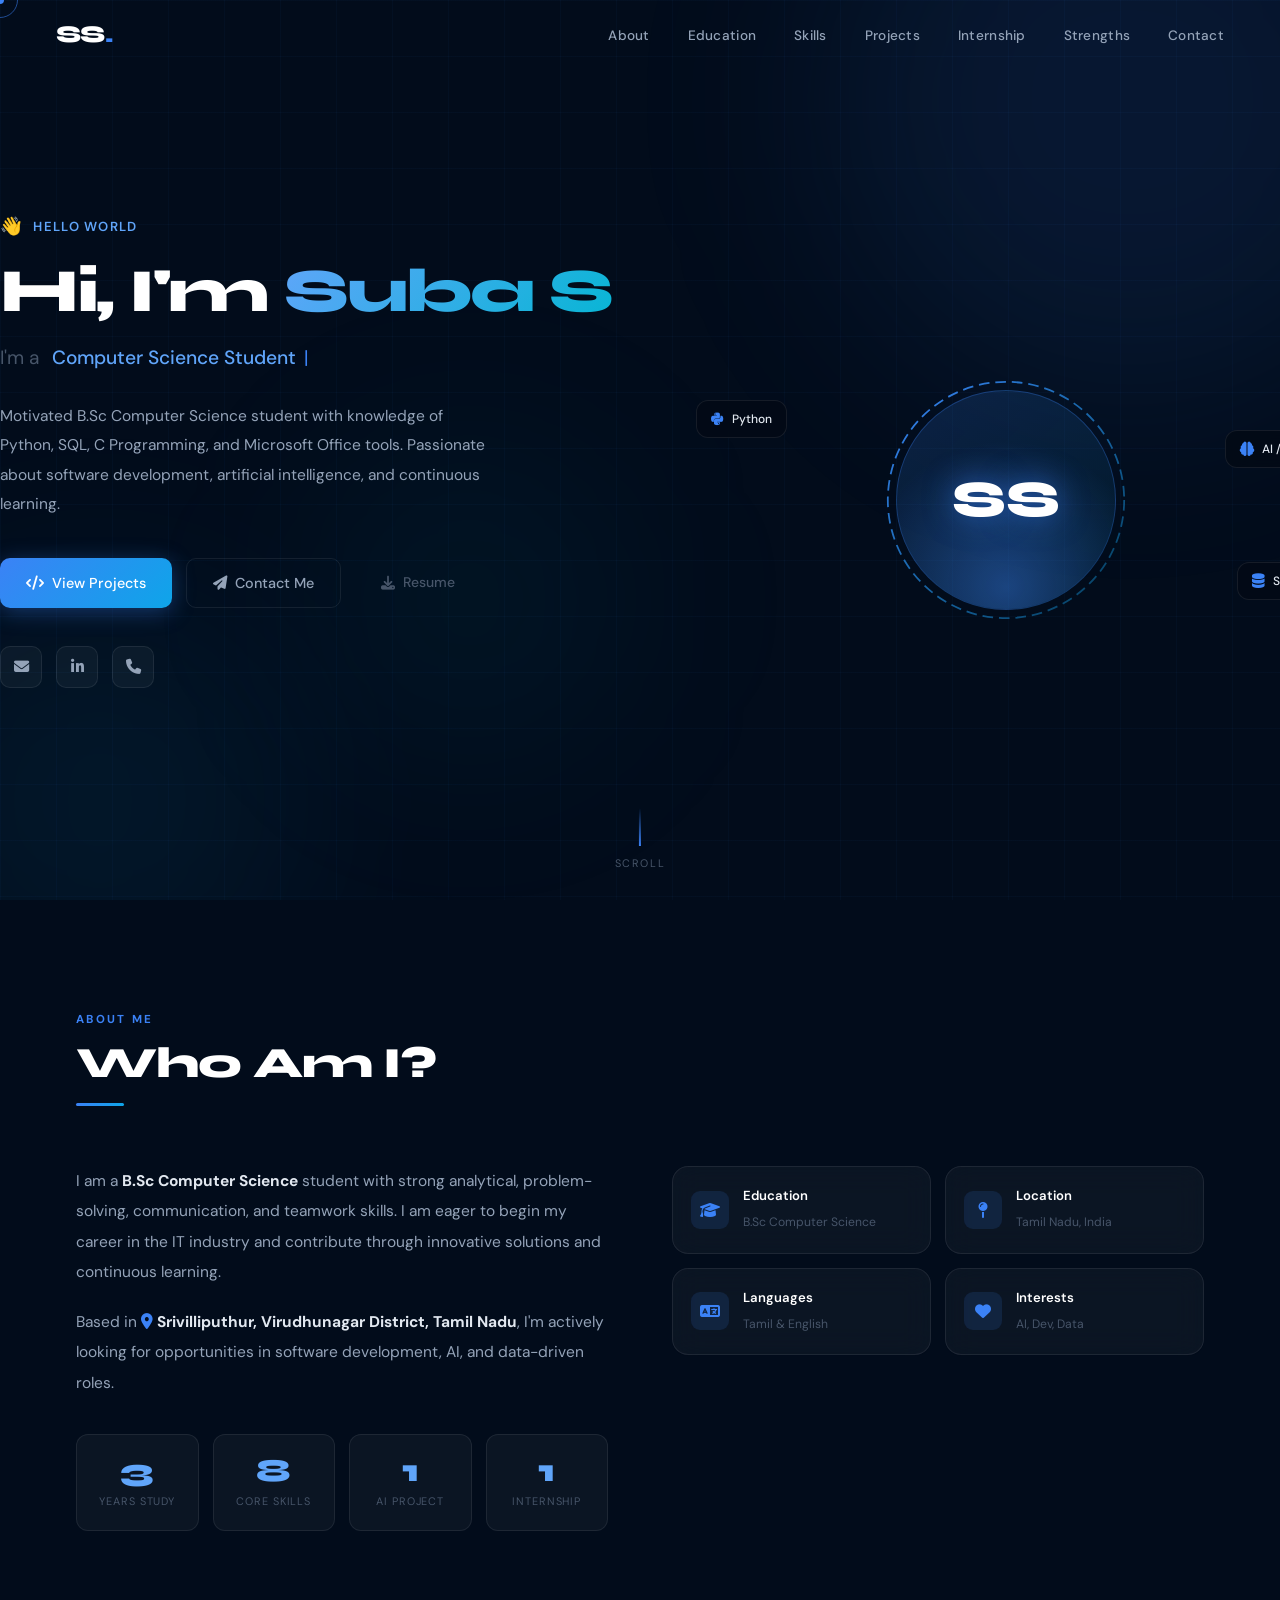
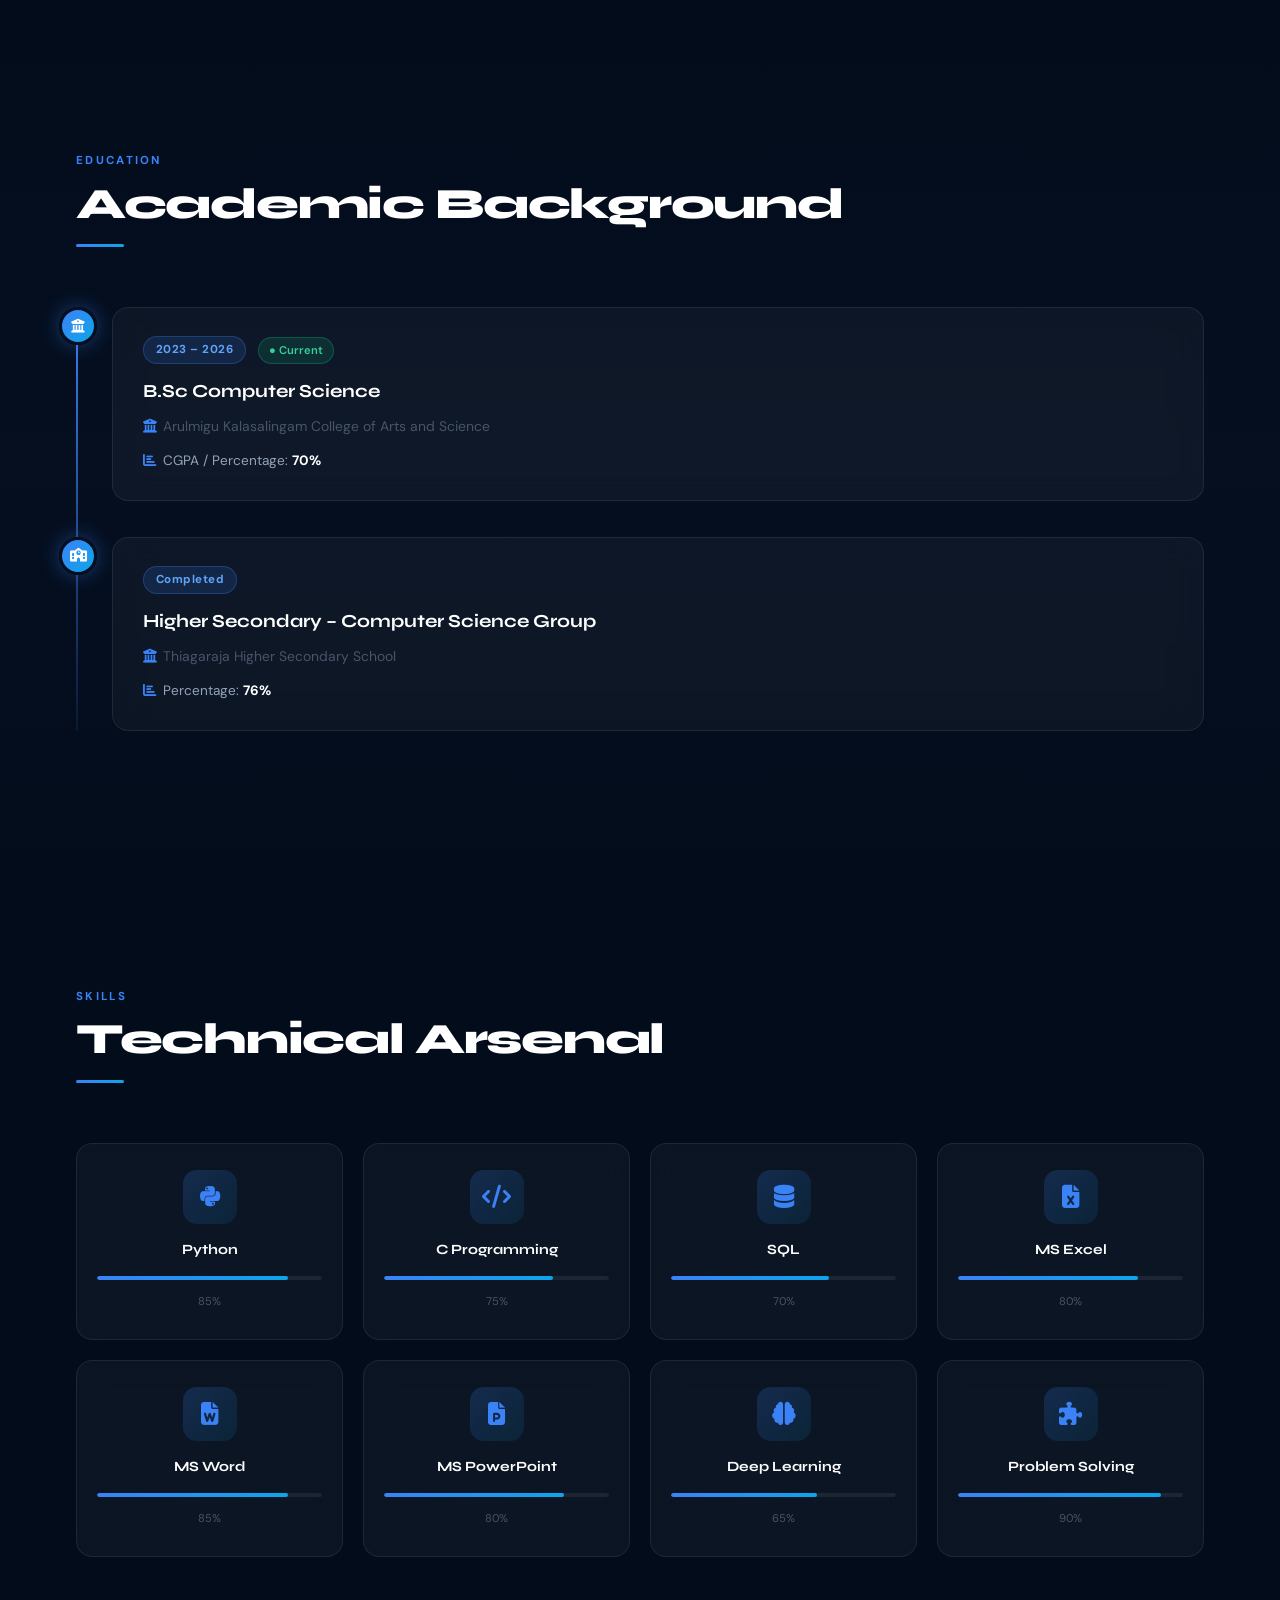
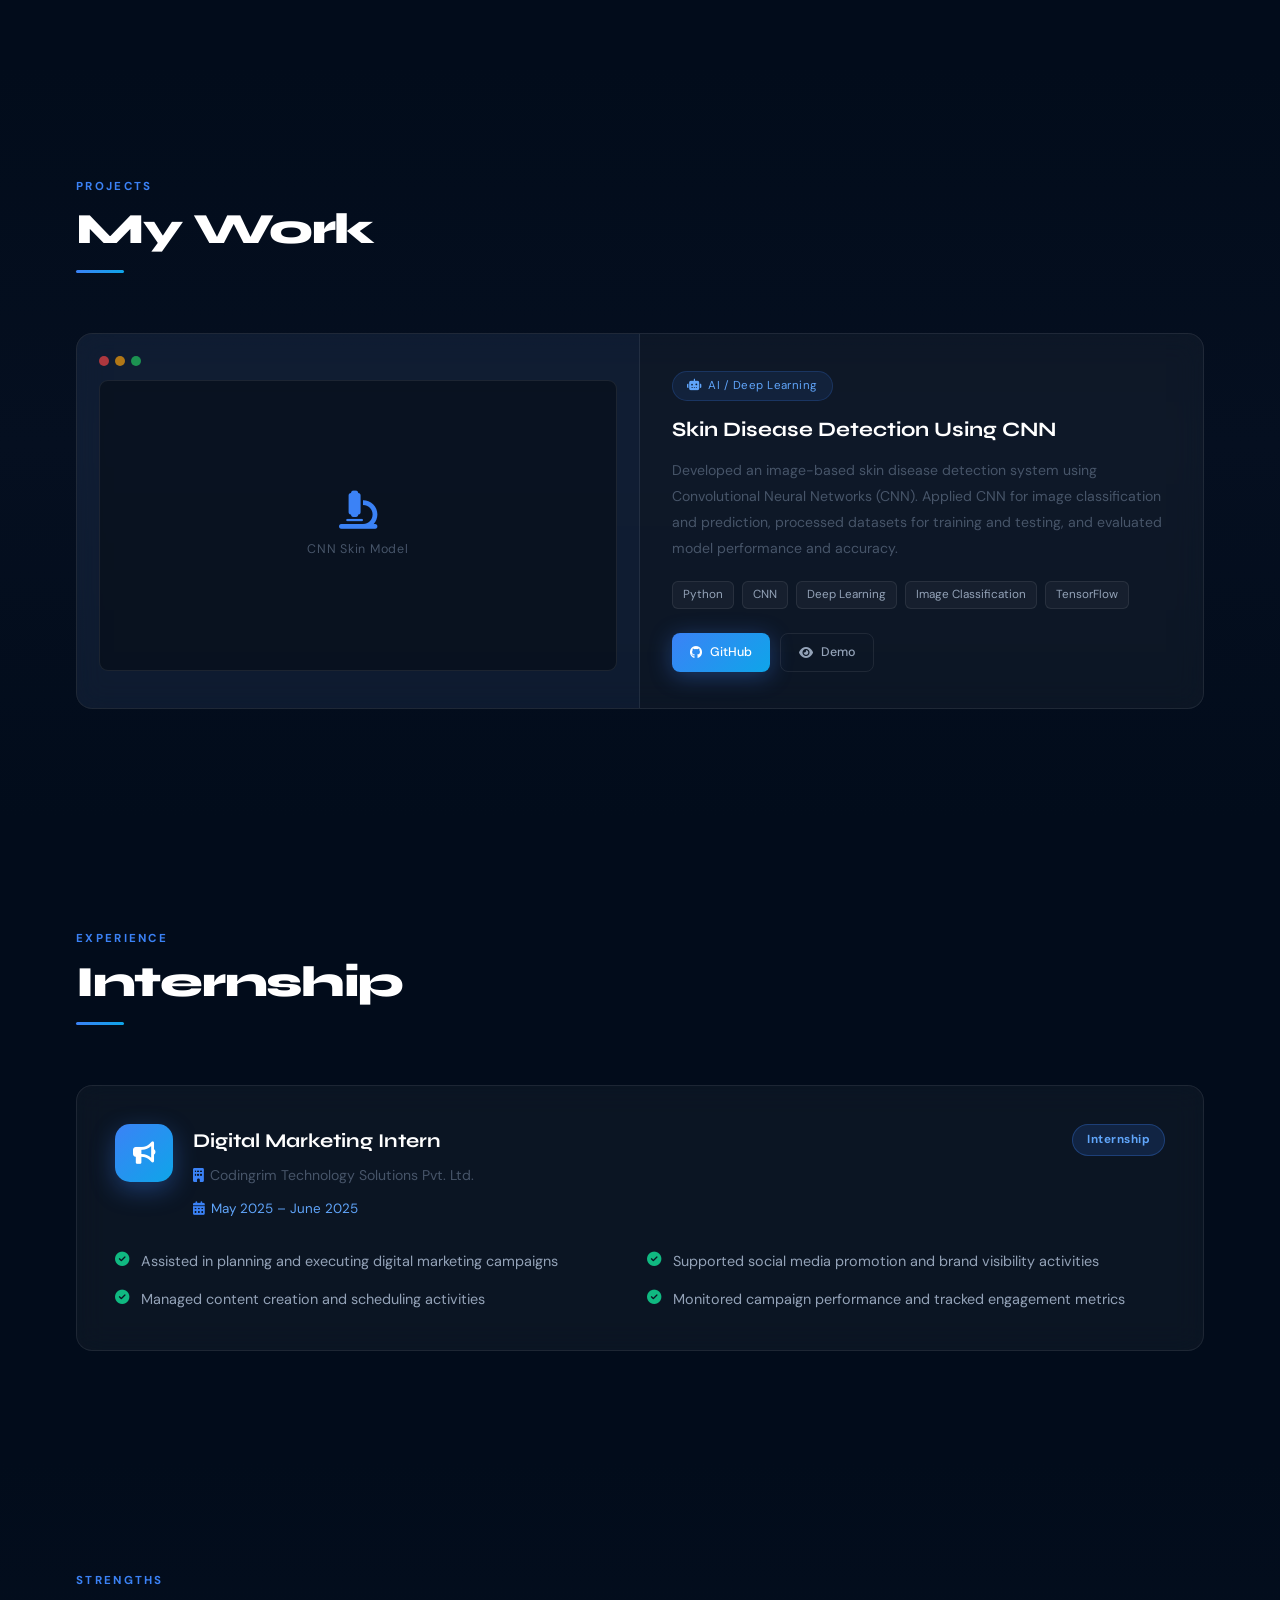
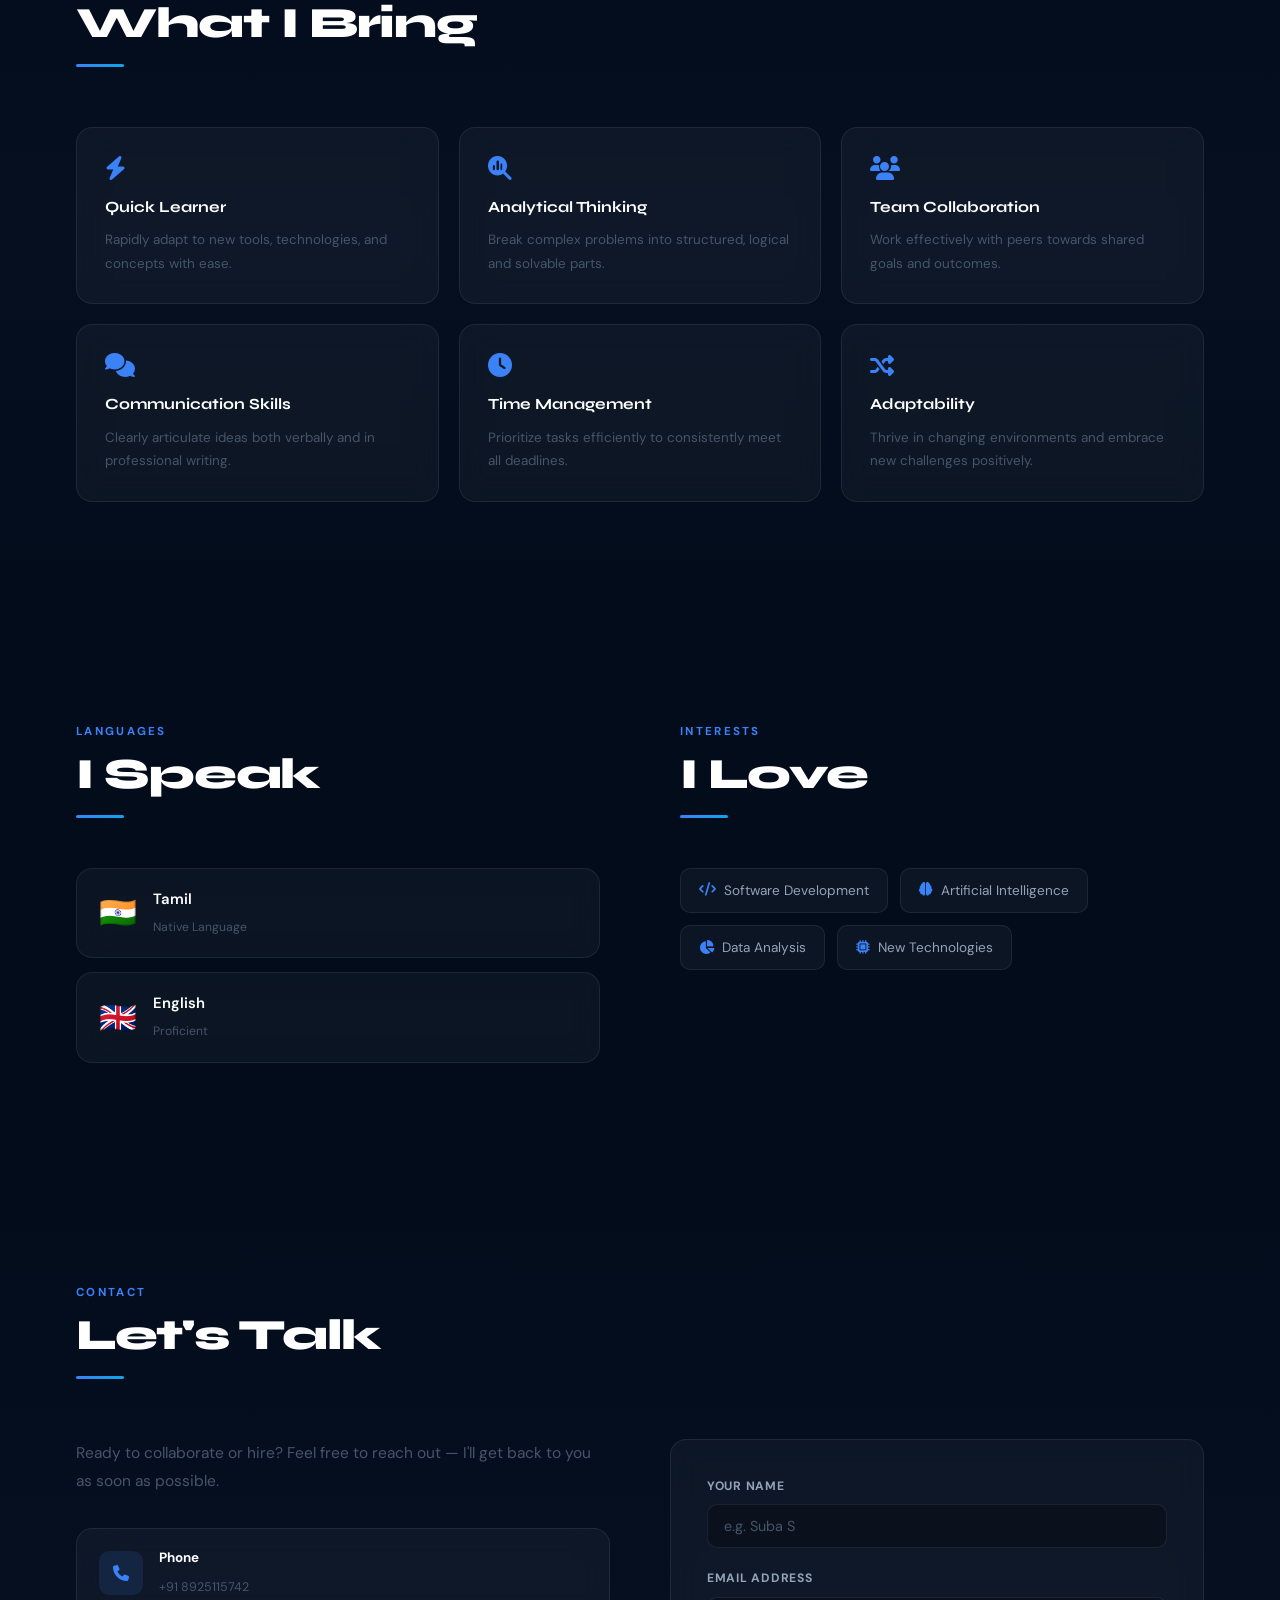
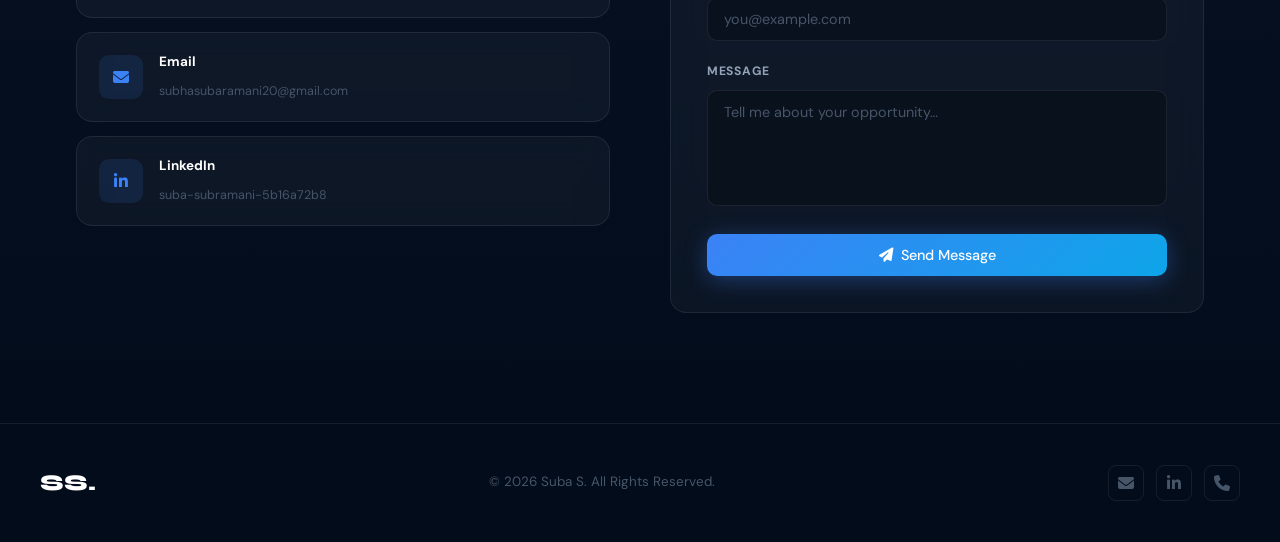
<file: indexs.html>
<!DOCTYPE html>
<html lang="en">
<head>
<meta charset="UTF-8"/>
<meta name="viewport" content="width=device-width, initial-scale=1.0"/>
<title>Suba S | CS Student & Python Developer</title>
<meta name="description" content="Portfolio of Suba S – B.Sc Computer Science student, Python Developer, and AI Enthusiast from Tamil Nadu."/>
<link rel="preconnect" href="https://fonts.googleapis.com"/>
<link rel="preconnect" href="https://fonts.gstatic.com" crossorigin/>
<link href="https://fonts.googleapis.com/css2?family=Syne:wght@400;600;700;800&family=DM+Sans:wght@300;400;500&display=swap" rel="stylesheet"/>
<link rel="stylesheet" href="https://cdnjs.cloudflare.com/ajax/libs/font-awesome/6.5.0/css/all.min.css"/>
<style>
/* ══════════════════════════════════════════
   VARIABLES & RESET
══════════════════════════════════════════ */
:root{
  --bg:#020c1b;
  --bg2:#050f20;
  --surface:rgba(255,255,255,0.04);
  --surface2:rgba(255,255,255,0.07);
  --border:rgba(255,255,255,0.08);
  --border-hover:rgba(59,130,246,0.45);
  --blue:#3b82f6;
  --blue-light:#60a5fa;
  --cyan:#0ea5e9;
  --teal:#06b6d4;
  --glow:rgba(59,130,246,0.3);
  --green:#10b981;
  --text:#e2e8f0;
  --text-dim:#94a3b8;
  --text-muted:#475569;
  --white:#ffffff;
  --radius:16px;
  --radius-sm:10px;
  --nav-h:70px;
  --font-h:'Syne',sans-serif;
  --font-b:'DM Sans',sans-serif;
  --ease:cubic-bezier(.4,0,.2,1);
  --t:.35s;
}
*,*::before,*::after{box-sizing:border-box;margin:0;padding:0;}
html{scroll-behavior:smooth;font-size:16px;}
body{background:var(--bg);color:var(--text);font-family:var(--font-b);overflow-x:hidden;line-height:1.7;}
a{text-decoration:none;color:inherit;}
ul{list-style:none;}
button{cursor:pointer;border:none;background:none;font-family:inherit;}
::-webkit-scrollbar{width:5px;}
::-webkit-scrollbar-track{background:var(--bg);}
::-webkit-scrollbar-thumb{background:var(--blue);border-radius:99px;}

/* ══════════════════════════════════════════
   CURSOR
══════════════════════════════════════════ */
.cur-dot,.cur-ring{position:fixed;border-radius:50%;pointer-events:none;z-index:9999;top:0;left:0;}
.cur-dot{width:8px;height:8px;background:var(--blue);transform:translate(-50%,-50%);}
.cur-ring{width:36px;height:36px;border:1.5px solid rgba(59,130,246,0.55);transform:translate(-50%,-50%);transition:width .2s,height .2s;}

/* ══════════════════════════════════════════
   BACKGROUND
══════════════════════════════════════════ */
.bg-wrap{position:fixed;inset:0;z-index:0;pointer-events:none;overflow:hidden;}
.bg-grid{position:absolute;inset:0;
  background-image:linear-gradient(rgba(59,130,246,.04) 1px,transparent 1px),
    linear-gradient(90deg,rgba(59,130,246,.04) 1px,transparent 1px);
  background-size:56px 56px;}
.orb{position:absolute;border-radius:50%;filter:blur(100px);}
.orb1{width:600px;height:600px;background:rgba(59,130,246,.1);top:-200px;right:-150px;}
.orb2{width:400px;height:400px;background:rgba(14,165,233,.07);bottom:-100px;left:-100px;}
.orb3{width:300px;height:300px;background:rgba(6,182,212,.06);top:50%;left:25%;}

/* ══════════════════════════════════════════
   NAVBAR
══════════════════════════════════════════ */
.navbar{position:fixed;top:0;left:0;right:0;height:var(--nav-h);z-index:1000;transition:background var(--t) var(--ease),box-shadow var(--t);}
.navbar.scrolled{background:rgba(2,12,27,.88);backdrop-filter:blur(20px);-webkit-backdrop-filter:blur(20px);box-shadow:0 1px 0 var(--border);}
.nav-inner{max-width:1240px;margin:auto;padding:0 36px;height:100%;display:flex;align-items:center;justify-content:space-between;}
.nav-logo{font-family:var(--font-h);font-size:1.5rem;font-weight:800;color:var(--white);letter-spacing:-.03em;}
.nav-logo .dot{color:var(--blue);}
.nav-links{display:flex;gap:38px;}
.nav-links a{font-size:.85rem;font-weight:500;color:var(--text-dim);transition:color var(--t);position:relative;letter-spacing:.02em;}
.nav-links a::after{content:'';position:absolute;bottom:-4px;left:0;width:0;height:1.5px;background:var(--blue);transition:width var(--t);}
.nav-links a:hover,.nav-links a.active{color:var(--white);}
.nav-links a:hover::after,.nav-links a.active::after{width:100%;}
.hamburger{display:none;flex-direction:column;gap:5px;padding:4px;z-index:10;}
.hamburger span{display:block;width:24px;height:2px;background:var(--text);border-radius:2px;transition:var(--t) var(--ease);}
.hamburger.active span:nth-child(1){transform:translateY(7px) rotate(45deg);}
.hamburger.active span:nth-child(2){opacity:0;}
.hamburger.active span:nth-child(3){transform:translateY(-7px) rotate(-45deg);}

/* ══════════════════════════════════════════
   BUTTONS
══════════════════════════════════════════ */
.btn{display:inline-flex;align-items:center;gap:8px;padding:12px 26px;border-radius:var(--radius-sm);font-family:var(--font-b);font-size:.9rem;font-weight:500;transition:transform var(--t),box-shadow var(--t),border-color var(--t),color var(--t),background var(--t);position:relative;overflow:hidden;}
.btn-primary{background:linear-gradient(135deg,var(--blue),var(--cyan));color:#fff;box-shadow:0 4px 22px rgba(59,130,246,.35);}
.btn-primary:hover{transform:translateY(-2px);box-shadow:0 10px 32px rgba(59,130,246,.5);}
.btn-outline{border:1px solid var(--border);color:var(--text-dim);}
.btn-outline:hover{border-color:var(--blue);color:var(--blue);transform:translateY(-2px);}
.btn-ghost{color:var(--text-muted);font-size:.875rem;}
.btn-ghost:hover{color:var(--white);}
.btn-sm{padding:8px 18px;font-size:.78rem;border-radius:8px;}
.btn-full{width:100%;justify-content:center;}

/* ══════════════════════════════════════════
   LAYOUT HELPERS
══════════════════════════════════════════ */
.container{max-width:1200px;margin:auto;padding:0 36px;}
.section{padding:110px 0;position:relative;z-index:1;}
.section-alt{background:linear-gradient(180deg,var(--bg),var(--bg2) 50%,var(--bg));}
.sec-label{font-size:.72rem;letter-spacing:.2em;text-transform:uppercase;color:var(--blue);font-weight:700;margin-bottom:10px;}
.sec-title{font-family:var(--font-h);font-size:clamp(1.9rem,3.5vw,2.7rem);font-weight:800;color:var(--white);letter-spacing:-.03em;margin-bottom:60px;line-height:1.1;}
.sec-title::after{content:'';display:block;width:48px;height:3px;background:linear-gradient(90deg,var(--blue),var(--cyan));border-radius:2px;margin-top:16px;}

/* Glass */
.glass{background:var(--surface);border:1px solid var(--border);backdrop-filter:blur(14px);-webkit-backdrop-filter:blur(14px);border-radius:var(--radius);}

/* Reveal */
.reveal,.reveal-r{opacity:0;transition:opacity .7s var(--ease),transform .7s var(--ease);}
.reveal{transform:translateY(32px);}
.reveal-r{transform:translateX(32px);}
.reveal.on,.reveal-r.on{opacity:1;transform:none;}
.d1{transition-delay:.08s!important;}
.d2{transition-delay:.14s!important;}
.d3{transition-delay:.20s!important;}
.d4{transition-delay:.26s!important;}
.d5{transition-delay:.32s!important;}
.d6{transition-delay:.38s!important;}
.d7{transition-delay:.44s!important;}

/* ══════════════════════════════════════════
   HERO
══════════════════════════════════════════ */
.hero{min-height:100vh;display:grid;grid-template-columns:1.1fr .9fr;align-items:center;gap:60px;padding:calc(var(--nav-h)+70px) 60px 80px;max-width:1300px;margin:auto;position:relative;}
.hero-greeting{display:flex;align-items:center;gap:10px;font-size:.82rem;color:var(--blue-light);font-weight:600;margin-bottom:18px;letter-spacing:.1em;text-transform:uppercase;}
.wave{font-size:1.1rem;display:inline-block;animation:wv 2.2s ease-in-out infinite;}
@keyframes wv{0%,100%{transform:rotate(0)}30%{transform:rotate(18deg)}60%{transform:rotate(-8deg)}}
.hero-name{font-family:var(--font-h);font-size:clamp(2.4rem,4.8vw,4rem);font-weight:800;line-height:1.04;color:var(--white);margin-bottom:18px;letter-spacing:-.04em;}
.name-hl{background:linear-gradient(130deg,var(--blue-light),var(--teal));-webkit-background-clip:text;-webkit-text-fill-color:transparent;background-clip:text;}
.hero-role{font-size:1.2rem;color:var(--text-dim);margin-bottom:26px;height:34px;display:flex;align-items:center;gap:8px;}
.role-pre{color:var(--text-muted);}
.typed{color:var(--blue-light);font-weight:500;}
.cblink{color:var(--blue);animation:blink .8s infinite;}
@keyframes blink{0%,100%{opacity:1}50%{opacity:0}}
.hero-desc{color:var(--text-dim);font-size:.97rem;line-height:1.9;max-width:490px;margin-bottom:38px;}
.hero-btns{display:flex;flex-wrap:wrap;gap:14px;margin-bottom:38px;}
.hero-socials{display:flex;gap:14px;}
.hero-social-link{width:42px;height:42px;border-radius:10px;border:1px solid var(--border);display:grid;place-items:center;color:var(--text-dim);transition:var(--t);background:var(--surface);font-size:.95rem;}
.hero-social-link:hover{border-color:var(--blue);color:var(--blue);background:rgba(59,130,246,.1);transform:translateY(-2px);}

/* Hero Visual */
.hero-visual{
    display:flex;
    align-items:center;
    justify-content:center;
    position:relative;
    margin-top:100px;
}

.av-wrap{
    position:relative;
    width:220px;
    height:220px;
}

.av-ring-svg{
    position:absolute;
    inset:-20px;
    width:calc(100% + 40px);
    height:calc(100% + 40px);
    animation:ringR 18s linear infinite;
}

@keyframes ringR{
    to{transform:rotate(360deg)}
}

.av-inner{
    width:100%;
    height:100%;
    border-radius:50%;
    background:linear-gradient(
        135deg,
        rgba(59,130,246,.18),
        rgba(6,182,212,.08)
    );
    border:1px solid rgba(59,130,246,.3);
    display:grid;
    place-items:center;
    position:relative;
    overflow:hidden;
}

.av-initials{
    font-family:var(--font-h);
    font-size:3.2rem;
    font-weight:800;
    color:var(--white);
    position:relative;
    z-index:1;
    text-shadow:0 0 30px rgba(59,130,246,.6);
}

.av-glow{
    position:absolute;
    inset:0;
    background:radial-gradient(
        circle at 50% 90%,
        rgba(59,130,246,.4),
        transparent 65%
    );
}

.fc{
    position:absolute;
    background:rgba(3,10,22,.92);
    border:1px solid var(--border);
    backdrop-filter:blur(14px);
    border-radius:12px;
    padding:8px 14px;
    display:flex;
    align-items:center;
    gap:8px;
    font-size:.75rem;
    font-weight:500;
    color:var(--text);
    animation:flt 4s ease-in-out infinite;
    white-space:nowrap;
}

.fc i{
    color:var(--blue);
    font-size:.9rem;
}

.fc1{
    top:10px;
    left:-35px;
    animation-delay:0s;
}

.fc2{
    top:40px;
    right:-35px;
    animation-delay:1.6s;
}

.fc3{
    bottom:10px;
    right:-30px;
    animation-delay:.9s;
}

@keyframes flt{
    0%,100%{
        transform:translateY(0);
    }
    50%{
        transform:translateY(-8px);
    }
}

.scroll-cue{
    position:absolute;
    bottom:28px;
    left:50%;
    transform:translateX(-50%);
    display:flex;
    flex-direction:column;
    align-items:center;
    gap:8px;
    font-size:.68rem;
    letter-spacing:.14em;
    text-transform:uppercase;
    color:var(--text-muted);
    z-index:2;
}

.scroll-cue span{
    width:1.5px;
    height:38px;
    background:linear-gradient(
        to bottom,
        transparent,
        var(--blue)
    );
    animation:sc 2s ease infinite;
}

@keyframes sc{
    0%{
        transform:scaleY(0);
        transform-origin:top;
    }
    50%{
        transform:scaleY(1);
        transform-origin:top;
    }
    51%{
        transform-origin:bottom;
    }
    100%{
        transform:scaleY(0);
        transform-origin:bottom;
    }
}

/* ══════════════════════════════════════════
   ABOUT
══════════════════════════════════════════ */
.about-grid{display:grid;grid-template-columns:1fr 1fr;gap:64px;align-items:start;}
.about-text p{color:var(--text-dim);margin-bottom:20px;font-size:.97rem;line-height:1.95;}
.about-text strong{color:var(--text);}
.about-text .loc-icon{color:var(--blue);margin-right:4px;}
.stats-row{display:grid;grid-template-columns:repeat(4,1fr);gap:14px;margin-top:36px;}
.stat-box{background:var(--surface);border:1px solid var(--border);border-radius:12px;padding:20px 12px;text-align:center;transition:border-color var(--t);}
.stat-box:hover{border-color:var(--border-hover);}
.stat-n{display:block;font-family:var(--font-h);font-size:2rem;font-weight:800;color:var(--blue-light);line-height:1;}
.stat-l{font-size:.68rem;color:var(--text-muted);text-transform:uppercase;letter-spacing:.08em;margin-top:5px;display:block;}
.about-cards{display:grid;grid-template-columns:1fr 1fr;gap:14px;}
.info-card{padding:18px;display:flex;align-items:center;gap:14px;transition:border-color var(--t),transform var(--t);}
.info-card:hover{border-color:var(--border-hover);transform:translateY(-2px);}
.ic-icon{width:38px;height:38px;border-radius:9px;background:rgba(59,130,246,.13);display:grid;place-items:center;font-size:1rem;color:var(--blue);flex-shrink:0;}
.ic-label{display:block;font-size:.82rem;font-weight:600;color:var(--white);}
.ic-val{font-size:.76rem;color:var(--text-muted);}

/* ══════════════════════════════════════════
   EDUCATION
══════════════════════════════════════════ */
.timeline{position:relative;padding-left:36px;}
.timeline::before{content:'';position:absolute;left:0;top:0;bottom:0;width:2px;background:linear-gradient(to bottom,var(--blue),rgba(59,130,246,.1));}
.tl-item{position:relative;margin-bottom:36px;}
.tl-dot{position:absolute;left:-53px;width:38px;height:38px;border-radius:50%;background:linear-gradient(135deg,var(--blue),var(--cyan));display:grid;place-items:center;font-size:.85rem;color:#fff;border:3px solid var(--bg2);box-shadow:0 0 20px rgba(59,130,246,.4);}
.tl-card{padding:28px 30px;transition:border-color var(--t),transform var(--t);}
.tl-card:hover{border-color:var(--border-hover);transform:translateX(4px);}
.tl-top{display:flex;align-items:center;gap:12px;margin-bottom:12px;flex-wrap:wrap;}
.tl-badge{background:rgba(59,130,246,.15);border:1px solid rgba(59,130,246,.3);color:var(--blue-light);padding:3px 12px;border-radius:99px;font-size:.72rem;font-weight:700;letter-spacing:.04em;}
.tl-cur{background:rgba(16,185,129,.15);border:1px solid rgba(16,185,129,.3);color:#34d399;padding:3px 10px;border-radius:99px;font-size:.7rem;font-weight:600;}
.tl-card h3{font-family:var(--font-h);font-size:1.15rem;color:var(--white);font-weight:700;margin-bottom:8px;}
.tl-inst{color:var(--text-muted);font-size:.87rem;margin-bottom:10px;}
.tl-inst i{margin-right:6px;color:var(--blue);}
.tl-pct{font-size:.85rem;color:var(--text-dim);}
.tl-pct i{margin-right:6px;color:var(--blue);}
.tl-pct strong{color:var(--white);}

/* ══════════════════════════════════════════
   SKILLS
══════════════════════════════════════════ */
.skills-grid{display:grid;grid-template-columns:repeat(4,1fr);gap:20px;}
.sk-card{padding:26px 20px;text-align:center;transition:border-color var(--t),transform var(--t),box-shadow var(--t);}
.sk-card:hover{border-color:var(--border-hover);transform:translateY(-5px);box-shadow:0 18px 44px rgba(0,0,0,.35);}
.sk-icon{width:54px;height:54px;border-radius:14px;background:linear-gradient(135deg,rgba(59,130,246,.2),rgba(14,165,233,.1));margin:0 auto 14px;display:grid;place-items:center;font-size:1.45rem;color:var(--blue);}
.sk-card h4{font-family:var(--font-h);font-size:.88rem;font-weight:700;color:var(--white);margin-bottom:14px;}
.sk-bar{height:4px;background:rgba(255,255,255,.07);border-radius:99px;overflow:hidden;margin-bottom:6px;}
.sk-fill{height:100%;background:linear-gradient(90deg,var(--blue),var(--cyan));border-radius:99px;width:0;transition:width 1.3s var(--ease);}
.sk-pct{font-size:.7rem;color:var(--text-muted);}

/* ══════════════════════════════════════════
   PROJECTS
══════════════════════════════════════════ */
.proj-card{display:grid;grid-template-columns:1fr 1fr;overflow:hidden;transition:border-color var(--t),transform var(--t),box-shadow var(--t);}
.proj-card:hover{border-color:var(--border-hover);transform:translateY(-4px);box-shadow:0 28px 64px rgba(0,0,0,.45);}
.proj-preview{position:relative;background:rgba(59,130,246,.05);border-right:1px solid var(--border);}
.mock-wrap{padding:22px;}
.mock-bar{display:flex;gap:6px;margin-bottom:14px;}
.mock-bar span{width:10px;height:10px;border-radius:50%;}
.mock-bar span:nth-child(1){background:#ef4444;opacity:.7;}
.mock-bar span:nth-child(2){background:#f59e0b;opacity:.7;}
.mock-bar span:nth-child(3){background:#22c55e;opacity:.7;}
.mock-body{background:rgba(0,0,0,.35);border-radius:9px;aspect-ratio:16/9;display:grid;place-items:center;border:1px solid var(--border);}
.mock-ph{text-align:center;color:var(--text-muted);}
.mock-ph i{font-size:2.4rem;color:var(--blue);display:block;margin-bottom:10px;}
.mock-ph p{font-size:.78rem;letter-spacing:.06em;}
.proj-overlay{position:absolute;inset:0;background:rgba(2,12,27,.75);display:grid;place-items:center;opacity:0;transition:opacity var(--t);}
.proj-card:hover .proj-overlay{opacity:1;}
.proj-overlay i{font-size:2rem;color:var(--blue);}
.proj-info{padding:36px 32px;}
.proj-type{display:inline-flex;align-items:center;gap:7px;font-size:.72rem;color:var(--blue-light);background:rgba(59,130,246,.1);border:1px solid rgba(59,130,246,.2);border-radius:99px;padding:4px 14px;margin-bottom:16px;letter-spacing:.04em;}
.proj-info h3{font-family:var(--font-h);font-size:1.28rem;color:var(--white);font-weight:700;margin-bottom:14px;line-height:1.3;}
.proj-info p{color:var(--text-muted);font-size:.88rem;line-height:1.85;margin-bottom:20px;}
.proj-tags{display:flex;flex-wrap:wrap;gap:8px;margin-bottom:24px;}
.proj-tags span{background:rgba(255,255,255,.04);border:1px solid var(--border);border-radius:6px;padding:3px 10px;font-size:.73rem;color:var(--text-dim);}
.proj-links{display:flex;gap:10px;}

/* ══════════════════════════════════════════
   INTERNSHIP
══════════════════════════════════════════ */
.intern-card{padding:38px;}
.intern-head{display:flex;align-items:flex-start;gap:20px;margin-bottom:28px;flex-wrap:wrap;}
.intern-ico{width:58px;height:58px;border-radius:15px;background:linear-gradient(135deg,var(--blue),var(--cyan));display:grid;place-items:center;font-size:1.4rem;color:#fff;flex-shrink:0;box-shadow:0 8px 24px rgba(59,130,246,.35);}
.intern-meta{flex:1;}
.intern-meta h3{font-family:var(--font-h);font-size:1.22rem;color:var(--white);font-weight:700;margin-bottom:6px;}
.intern-co{color:var(--text-muted);font-size:.88rem;margin-bottom:6px;}
.intern-co i,.intern-period i{margin-right:6px;color:var(--blue);}
.intern-period{font-size:.84rem;color:var(--blue-light);}
.intern-badge{background:rgba(59,130,246,.15);border:1px solid rgba(59,130,246,.3);color:var(--blue-light);padding:5px 14px;border-radius:99px;font-size:.73rem;font-weight:700;height:fit-content;white-space:nowrap;letter-spacing:.04em;}
.intern-duties{display:grid;grid-template-columns:1fr 1fr;gap:14px;}
.intern-duties li{display:flex;align-items:flex-start;gap:12px;color:var(--text-dim);font-size:.9rem;line-height:1.7;}
.intern-duties i{color:var(--green);margin-top:3px;flex-shrink:0;}

/* ══════════════════════════════════════════
   STRENGTHS
══════════════════════════════════════════ */
.str-grid{display:grid;grid-template-columns:repeat(3,1fr);gap:20px;}
.str-card{padding:28px;transition:border-color var(--t),transform var(--t);}
.str-card:hover{border-color:var(--border-hover);transform:translateY(-4px);}
.str-card i{font-size:1.5rem;color:var(--blue);margin-bottom:14px;display:block;}
.str-card h4{font-family:var(--font-h);font-size:.97rem;color:var(--white);font-weight:700;margin-bottom:8px;}
.str-card p{font-size:.84rem;color:var(--text-muted);line-height:1.75;}

/* ══════════════════════════════════════════
   LANGUAGES & INTERESTS
══════════════════════════════════════════ */
.extras-grid{display:grid;grid-template-columns:1fr 1fr;gap:80px;align-items:start;}
.lang-list{display:flex;flex-direction:column;gap:14px;margin-top:-10px;}
.lang-item{padding:18px 22px;display:flex;align-items:center;gap:16px;transition:border-color var(--t);}
.lang-item:hover{border-color:var(--border-hover);}
.lang-flag{font-size:1.9rem;}
.lang-name{display:block;color:var(--white);font-size:.93rem;font-weight:600;}
.lang-lvl{font-size:.76rem;color:var(--text-muted);}
.int-list{display:flex;flex-wrap:wrap;gap:12px;margin-top:-10px;}
.int-tag{display:inline-flex;align-items:center;gap:8px;background:var(--surface);border:1px solid var(--border);border-radius:10px;padding:10px 18px;font-size:.85rem;color:var(--text-dim);transition:border-color var(--t),color var(--t);}
.int-tag:hover{border-color:var(--blue);color:var(--blue-light);}
.int-tag i{color:var(--blue);}

/* ══════════════════════════════════════════
   CONTACT
══════════════════════════════════════════ */
.contact-grid{display:grid;grid-template-columns:1fr 1fr;gap:60px;}
.contact-intro{color:var(--text-muted);margin-bottom:32px;font-size:.97rem;line-height:1.85;}
.contact-items{display:flex;flex-direction:column;gap:14px;}
.c-item{display:flex;align-items:center;gap:16px;padding:18px 22px;transition:border-color var(--t),color var(--t);color:var(--text-dim);}
.c-item:hover{border-color:var(--border-hover);color:var(--text);}
.ci-ico{width:44px;height:44px;border-radius:10px;background:rgba(59,130,246,.12);display:grid;place-items:center;font-size:1rem;color:var(--blue);flex-shrink:0;}
.c-item strong{display:block;color:var(--white);font-size:.84rem;margin-bottom:2px;}
.c-item span{font-size:.78rem;color:var(--text-muted);}
.cf{padding:36px;}
.fg{margin-bottom:20px;}
.fg label{display:block;font-size:.76rem;font-weight:700;color:var(--text-dim);margin-bottom:8px;letter-spacing:.06em;text-transform:uppercase;}
.fg input,.fg textarea{width:100%;background:rgba(0,0,0,.25);border:1px solid var(--border);border-radius:10px;padding:12px 16px;color:var(--text);font-family:var(--font-b);font-size:.9rem;outline:none;transition:border-color var(--t),box-shadow var(--t);resize:none;}
.fg input:focus,.fg textarea:focus{border-color:var(--blue);box-shadow:0 0 0 3px rgba(59,130,246,.12);}
.fg input::placeholder,.fg textarea::placeholder{color:var(--text-muted);}
.form-ok{display:none;text-align:center;color:#34d399;font-size:.875rem;margin-top:14px;}
.form-ok i{margin-right:6px;}

/* ══════════════════════════════════════════
   FOOTER
══════════════════════════════════════════ */
.footer{border-top:1px solid var(--border);padding:40px 36px;position:relative;z-index:1;}
.footer-inner{max-width:1200px;margin:auto;display:flex;align-items:center;justify-content:space-between;gap:20px;flex-wrap:wrap;}
.f-logo{font-family:var(--font-h);font-size:1.4rem;font-weight:800;color:var(--white);}
.footer p{color:var(--text-muted);font-size:.84rem;}
.f-soc{display:flex;gap:12px;}
.f-soc a{width:36px;height:36px;border:1px solid var(--border);border-radius:8px;display:grid;place-items:center;color:var(--text-muted);transition:border-color var(--t),color var(--t);}
.f-soc a:hover{border-color:var(--blue);color:var(--blue);}

/* Back-to-top */
.btt{position:fixed;bottom:28px;right:28px;width:44px;height:44px;border-radius:12px;background:linear-gradient(135deg,var(--blue),var(--cyan));color:#fff;display:grid;place-items:center;z-index:999;opacity:0;pointer-events:none;transition:opacity var(--t),transform var(--t);box-shadow:0 8px 24px rgba(59,130,246,.4);}
.btt.on{opacity:1;pointer-events:auto;}
.btt:hover{transform:translateY(-3px);}

/* ══════════════════════════════════════════
   RESPONSIVE
══════════════════════════════════════════ */
@media(max-width:1060px){
  .skills-grid{grid-template-columns:repeat(3,1fr);}
}
@media(max-width:960px){
  .hero{grid-template-columns:1fr;padding:calc(var(--nav-h)+50px) 36px 70px;text-align:center;}
  .hero-desc{margin-left:auto;margin-right:auto;}
  .hero-btns,.hero-socials{justify-content:center;}
  .hero-visual{order:-1;}
  .fc{display:none;}
  .about-grid{grid-template-columns:1fr;}
  .about-cards{grid-template-columns:1fr 1fr;}
  .stats-row{grid-template-columns:repeat(2,1fr);}
  .contact-grid{grid-template-columns:1fr;}
  .extras-grid{grid-template-columns:1fr;gap:60px;}
  .proj-card{grid-template-columns:1fr;}
  .proj-preview{border-right:none;border-bottom:1px solid var(--border);}
  .intern-duties{grid-template-columns:1fr;}
}
@media(max-width:768px){
  .hamburger{display:flex;}
  .nav-links{position:fixed;top:var(--nav-h);left:0;right:0;background:rgba(2,12,27,.97);backdrop-filter:blur(20px);flex-direction:column;padding:28px 36px 36px;gap:22px;transform:translateY(-110%);opacity:0;transition:transform var(--t) var(--ease),opacity var(--t);pointer-events:none;}
  .nav-links.open{transform:translateY(0);opacity:1;pointer-events:auto;}
  .skills-grid{grid-template-columns:repeat(2,1fr);}
  .str-grid{grid-template-columns:1fr 1fr;}
}
@media(max-width:520px){
  .container,.nav-inner{padding:0 20px;}
  .hero{padding:calc(var(--nav-h)+30px) 20px 50px;}
  .section{padding:80px 0;}
  .skills-grid{grid-template-columns:1fr 1fr;}
  .str-grid{grid-template-columns:1fr;}
  .about-cards{grid-template-columns:1fr;}
  .hero-btns{flex-direction:column;align-items:center;}
  .footer{padding:30px 20px;}
  .intern-head{flex-direction:column;}
}
</style>
</head>
<body>

<!-- Cursor -->
<div class="cur-dot" id="curDot"></div>
<div class="cur-ring" id="curRing"></div>

<!-- Background -->
<div class="bg-wrap">
  <div class="bg-grid"></div>
  <div class="orb orb1"></div>
  <div class="orb orb2"></div>
  <div class="orb orb3"></div>
</div>

<!-- ─────────────────────────────────────────
     NAVBAR
───────────────────────────────────────── -->
<nav class="navbar" id="navbar">
  <div class="nav-inner">
    <a href="#home" class="nav-logo">SS<span class="dot">.</span></a>
    <ul class="nav-links" id="navLinks">
      <li><a href="#about">About</a></li>
      <li><a href="#education">Education</a></li>
      <li><a href="#skills">Skills</a></li>
      <li><a href="#projects">Projects</a></li>
      <li><a href="#internship">Internship</a></li>
      <li><a href="#strengths">Strengths</a></li>
      <li><a href="#contact">Contact</a></li>
    </ul>
    <button class="hamburger" id="hamburger" aria-label="Menu">
      <span></span><span></span><span></span>
    </button>
  </div>
</nav>

<!-- ─────────────────────────────────────────
     HERO
───────────────────────────────────────── -->
<section class="hero" id="home">
  <div class="hero-content reveal">
    <p class="hero-greeting"><span class="wave">👋</span> Hello World</p>
    <h1 class="hero-name">Hi, I'm <span class="name-hl">Suba S</span></h1>
    <div class="hero-role">
      <span class="role-pre">I'm a&nbsp;</span>
      <span class="typed" id="typed"></span><span class="cblink">|</span>
    </div>
    <p class="hero-desc">Motivated B.Sc Computer Science student with knowledge of Python, SQL, C Programming, and Microsoft Office tools. Passionate about software development, artificial intelligence, and continuous learning.</p>
    <div class="hero-btns">
      <a href="#projects" class="btn btn-primary"><i class="fas fa-code"></i>View Projects</a>
      <a href="#contact" class="btn btn-outline"><i class="fas fa-paper-plane"></i>Contact Me</a>
      <a href="#" class="btn btn-ghost" download><i class="fas fa-download"></i>Resume</a>
    </div>
    <div class="hero-socials">
      <a href="mailto:subhasubaramani20@gmail.com" class="hero-social-link" aria-label="Email"><i class="fas fa-envelope"></i></a>
      <a href="https://linkedin.com/in/suba-subramani-5b16a72b8" target="_blank" class="hero-social-link" aria-label="LinkedIn"><i class="fab fa-linkedin-in"></i></a>
      <a href="tel:+918925115742" class="hero-social-link" aria-label="Phone"><i class="fas fa-phone"></i></a>
    </div>
  </div>

  <div class="hero-visual reveal-r">
    <div class="av-wrap">
      <svg class="av-ring-svg" viewBox="0 0 220 220" fill="none" xmlns="http://www.w3.org/2000/svg">
        <circle cx="110" cy="110" r="100" stroke="url(#rg)" stroke-width="1.5" stroke-dasharray="9 5"/>
        <defs>
          <linearGradient id="rg" x1="0%" y1="0%" x2="100%" y2="100%">
            <stop offset="0%" stop-color="#3b82f6"/>
            <stop offset="100%" stop-color="#0ea5e9" stop-opacity="0.3"/>
          </linearGradient>
        </defs>
      </svg>
      <div class="av-inner">
        <span class="av-initials">SS</span>
        <div class="av-glow"></div>
      </div>
    </div>
    <div class="fc fc1"><i class="fab fa-python"></i><span>Python</span></div>
    <div class="fc fc2"><i class="fas fa-brain"></i><span>AI / ML</span></div>
    <div class="fc fc3"><i class="fas fa-database"></i><span>SQL</span></div>
  </div>

  <a href="#about" class="scroll-cue"><span></span>Scroll</a>
</section>

<!-- ─────────────────────────────────────────
     ABOUT
───────────────────────────────────────── -->
<section class="section" id="about">
  <div class="container">
    <div class="sec-label reveal">About Me</div>
    <h2 class="sec-title reveal">Who Am I?</h2>
    <div class="about-grid">
      <div class="about-text reveal">
        <p>I am a <strong>B.Sc Computer Science</strong> student with strong analytical, problem-solving, communication, and teamwork skills. I am eager to begin my career in the IT industry and contribute through innovative solutions and continuous learning.</p>
        <p>Based in <i class="fas fa-map-marker-alt loc-icon"></i><strong>Srivilliputhur, Virudhunagar District, Tamil Nadu</strong>, I'm actively looking for opportunities in software development, AI, and data-driven roles.</p>
        <div class="stats-row">
          <div class="stat-box"><span class="stat-n" data-count="3">0</span><span class="stat-l">Years Study</span></div>
          <div class="stat-box"><span class="stat-n" data-count="8">0</span><span class="stat-l">Core Skills</span></div>
          <div class="stat-box"><span class="stat-n" data-count="1">0</span><span class="stat-l">AI Project</span></div>
          <div class="stat-box"><span class="stat-n" data-count="1">0</span><span class="stat-l">Internship</span></div>
        </div>
      </div>
      <div class="about-cards reveal-r">
        <div class="info-card glass"><div class="ic-icon"><i class="fas fa-graduation-cap"></i></div><div><span class="ic-label">Education</span><span class="ic-val">B.Sc Computer Science</span></div></div>
        <div class="info-card glass"><div class="ic-icon"><i class="fas fa-map-pin"></i></div><div><span class="ic-label">Location</span><span class="ic-val">Tamil Nadu, India</span></div></div>
        <div class="info-card glass"><div class="ic-icon"><i class="fas fa-language"></i></div><div><span class="ic-label">Languages</span><span class="ic-val">Tamil &amp; English</span></div></div>
        <div class="info-card glass"><div class="ic-icon"><i class="fas fa-heart"></i></div><div><span class="ic-label">Interests</span><span class="ic-val">AI, Dev, Data</span></div></div>
      </div>
    </div>
  </div>
</section>

<!-- ─────────────────────────────────────────
     EDUCATION
───────────────────────────────────────── -->
<section class="section section-alt" id="education">
  <div class="container">
    <div class="sec-label reveal">Education</div>
    <h2 class="sec-title reveal">Academic Background</h2>
    <div class="timeline">
      <div class="tl-item reveal">
        <div class="tl-dot"><i class="fas fa-university"></i></div>
        <div class="tl-card glass">
          <div class="tl-top">
            <span class="tl-badge">2023 – 2026</span>
            <span class="tl-cur">● Current</span>
          </div>
          <h3>B.Sc Computer Science</h3>
          <p class="tl-inst"><i class="fas fa-building-columns"></i>Arulmigu Kalasalingam College of Arts and Science</p>
          <p class="tl-pct"><i class="fas fa-chart-bar"></i>CGPA / Percentage: <strong>70%</strong></p>
        </div>
      </div>
      <div class="tl-item reveal">
        <div class="tl-dot"><i class="fas fa-school"></i></div>
        <div class="tl-card glass">
          <div class="tl-top">
            <span class="tl-badge">Completed</span>
          </div>
          <h3>Higher Secondary – Computer Science Group</h3>
          <p class="tl-inst"><i class="fas fa-building-columns"></i>Thiagaraja Higher Secondary School</p>
          <p class="tl-pct"><i class="fas fa-chart-bar"></i>Percentage: <strong>76%</strong></p>
        </div>
      </div>
    </div>
  </div>
</section>

<!-- ─────────────────────────────────────────
     SKILLS
───────────────────────────────────────── -->
<section class="section" id="skills">
  <div class="container">
    <div class="sec-label reveal">Skills</div>
    <h2 class="sec-title reveal">Technical Arsenal</h2>
    <div class="skills-grid" id="skillsGrid">
      <div class="sk-card glass reveal d1"><div class="sk-icon"><i class="fab fa-python"></i></div><h4>Python</h4><div class="sk-bar"><div class="sk-fill" data-w="85"></div></div><span class="sk-pct">85%</span></div>
      <div class="sk-card glass reveal d2"><div class="sk-icon"><i class="fas fa-code"></i></div><h4>C Programming</h4><div class="sk-bar"><div class="sk-fill" data-w="75"></div></div><span class="sk-pct">75%</span></div>
      <div class="sk-card glass reveal d3"><div class="sk-icon"><i class="fas fa-database"></i></div><h4>SQL</h4><div class="sk-bar"><div class="sk-fill" data-w="70"></div></div><span class="sk-pct">70%</span></div>
      <div class="sk-card glass reveal d4"><div class="sk-icon"><i class="fas fa-file-excel"></i></div><h4>MS Excel</h4><div class="sk-bar"><div class="sk-fill" data-w="80"></div></div><span class="sk-pct">80%</span></div>
      <div class="sk-card glass reveal d1"><div class="sk-icon"><i class="fas fa-file-word"></i></div><h4>MS Word</h4><div class="sk-bar"><div class="sk-fill" data-w="85"></div></div><span class="sk-pct">85%</span></div>
      <div class="sk-card glass reveal d2"><div class="sk-icon"><i class="fas fa-file-powerpoint"></i></div><h4>MS PowerPoint</h4><div class="sk-bar"><div class="sk-fill" data-w="80"></div></div><span class="sk-pct">80%</span></div>
      <div class="sk-card glass reveal d3"><div class="sk-icon"><i class="fas fa-brain"></i></div><h4>Deep Learning</h4><div class="sk-bar"><div class="sk-fill" data-w="65"></div></div><span class="sk-pct">65%</span></div>
      <div class="sk-card glass reveal d4"><div class="sk-icon"><i class="fas fa-puzzle-piece"></i></div><h4>Problem Solving</h4><div class="sk-bar"><div class="sk-fill" data-w="90"></div></div><span class="sk-pct">90%</span></div>
    </div>
  </div>
</section>

<!-- ─────────────────────────────────────────
     PROJECTS
───────────────────────────────────────── -->
<section class="section section-alt" id="projects">
  <div class="container">
    <div class="sec-label reveal">Projects</div>
    <h2 class="sec-title reveal">My Work</h2>
    <div class="proj-card glass reveal">
      <div class="proj-preview">
        <div class="mock-wrap">
          <div class="mock-bar"><span></span><span></span><span></span></div>
          <div class="mock-body">
            <div class="mock-ph">
              <i class="fas fa-microscope"></i>
              <p>CNN Skin Model</p>
            </div>
          </div>
        </div>
        <div class="proj-overlay"><i class="fas fa-external-link-alt"></i></div>
      </div>
      <div class="proj-info">
        <div class="proj-type"><i class="fas fa-robot"></i>AI / Deep Learning</div>
        <h3>Skin Disease Detection Using CNN</h3>
        <p>Developed an image-based skin disease detection system using Convolutional Neural Networks (CNN). Applied CNN for image classification and prediction, processed datasets for training and testing, and evaluated model performance and accuracy.</p>
        <div class="proj-tags">
          <span>Python</span><span>CNN</span><span>Deep Learning</span><span>Image Classification</span><span>TensorFlow</span>
        </div>
        <div class="proj-links">
          <a href="#" class="btn btn-sm btn-primary"><i class="fab fa-github"></i>GitHub</a>
          <a href="#" class="btn btn-sm btn-outline"><i class="fas fa-eye"></i>Demo</a>
        </div>
      </div>
    </div>
  </div>
</section>

<!-- ─────────────────────────────────────────
     INTERNSHIP
───────────────────────────────────────── -->
<section class="section" id="internship">
  <div class="container">
    <div class="sec-label reveal">Experience</div>
    <h2 class="sec-title reveal">Internship</h2>
    <div class="intern-card glass reveal">
      <div class="intern-head">
        <div class="intern-ico"><i class="fas fa-bullhorn"></i></div>
        <div class="intern-meta">
          <h3>Digital Marketing Intern</h3>
          <p class="intern-co"><i class="fas fa-building"></i>Codingrim Technology Solutions Pvt. Ltd.</p>
          <span class="intern-period"><i class="fas fa-calendar-alt"></i>May 2025 – June 2025</span>
        </div>
        <span class="intern-badge">Internship</span>
      </div>
      <ul class="intern-duties">
        <li><i class="fas fa-check-circle"></i>Assisted in planning and executing digital marketing campaigns</li>
        <li><i class="fas fa-check-circle"></i>Supported social media promotion and brand visibility activities</li>
        <li><i class="fas fa-check-circle"></i>Managed content creation and scheduling activities</li>
        <li><i class="fas fa-check-circle"></i>Monitored campaign performance and tracked engagement metrics</li>
      </ul>
    </div>
  </div>
</section>

<!-- ─────────────────────────────────────────
     STRENGTHS
───────────────────────────────────────── -->
<section class="section section-alt" id="strengths">
  <div class="container">
    <div class="sec-label reveal">Strengths</div>
    <h2 class="sec-title reveal">What I Bring</h2>
    <div class="str-grid">
      <div class="str-card glass reveal d1"><i class="fas fa-bolt"></i><h4>Quick Learner</h4><p>Rapidly adapt to new tools, technologies, and concepts with ease.</p></div>
      <div class="str-card glass reveal d2"><i class="fas fa-magnifying-glass-chart"></i><h4>Analytical Thinking</h4><p>Break complex problems into structured, logical and solvable parts.</p></div>
      <div class="str-card glass reveal d3"><i class="fas fa-users"></i><h4>Team Collaboration</h4><p>Work effectively with peers towards shared goals and outcomes.</p></div>
      <div class="str-card glass reveal d4"><i class="fas fa-comments"></i><h4>Communication Skills</h4><p>Clearly articulate ideas both verbally and in professional writing.</p></div>
      <div class="str-card glass reveal d5"><i class="fas fa-clock"></i><h4>Time Management</h4><p>Prioritize tasks efficiently to consistently meet all deadlines.</p></div>
      <div class="str-card glass reveal d6"><i class="fas fa-shuffle"></i><h4>Adaptability</h4><p>Thrive in changing environments and embrace new challenges positively.</p></div>
    </div>
  </div>
</section>

<!-- ─────────────────────────────────────────
     LANGUAGES & INTERESTS
───────────────────────────────────────── -->
<section class="section" id="extras">
  <div class="container">
    <div class="extras-grid">
      <div>
        <div class="sec-label reveal">Languages</div>
        <h2 class="sec-title reveal">I Speak</h2>
        <div class="lang-list">
          <div class="lang-item glass reveal"><span class="lang-flag">🇮🇳</span><div><span class="lang-name">Tamil</span><span class="lang-lvl">Native Language</span></div></div>
          <div class="lang-item glass reveal d1"><span class="lang-flag">🇬🇧</span><div><span class="lang-name">English</span><span class="lang-lvl">Proficient</span></div></div>
        </div>
      </div>
      <div>
        <div class="sec-label reveal-r">Interests</div>
        <h2 class="sec-title reveal-r">I Love</h2>
        <div class="int-list">
          <span class="int-tag reveal-r d1"><i class="fas fa-code"></i>Software Development</span>
          <span class="int-tag reveal-r d2"><i class="fas fa-brain"></i>Artificial Intelligence</span>
          <span class="int-tag reveal-r d3"><i class="fas fa-chart-pie"></i>Data Analysis</span>
          <span class="int-tag reveal-r d4"><i class="fas fa-microchip"></i>New Technologies</span>
        </div>
      </div>
    </div>
  </div>
</section>

<!-- ─────────────────────────────────────────
     CONTACT
───────────────────────────────────────── -->
<section class="section section-alt" id="contact">
  <div class="container">
    <div class="sec-label reveal">Contact</div>
    <h2 class="sec-title reveal">Let's Talk</h2>
    <div class="contact-grid">
      <div class="reveal">
        <p class="contact-intro">Ready to collaborate or hire? Feel free to reach out — I'll get back to you as soon as possible.</p>
        <div class="contact-items">
          <a href="tel:+918925115742" class="c-item glass">
            <div class="ci-ico"><i class="fas fa-phone"></i></div>
            <div><strong>Phone</strong><span>+91 8925115742</span></div>
          </a>
          <a href="mailto:subhasubaramani20@gmail.com" class="c-item glass">
            <div class="ci-ico"><i class="fas fa-envelope"></i></div>
            <div><strong>Email</strong><span>subhasubaramani20@gmail.com</span></div>
          </a>
          <a href="https://linkedin.com/in/suba-subramani-5b16a72b8" target="_blank" class="c-item glass">
            <div class="ci-ico"><i class="fab fa-linkedin-in"></i></div>
            <div><strong>LinkedIn</strong><span>suba-subramani-5b16a72b8</span></div>
          </a>
        </div>
      </div>
      <form class="cf glass reveal-r" id="cForm" novalidate>
        <div class="fg">
          <label for="fname">Your Name</label>
          <input type="text" id="fname" placeholder="e.g. Suba S" required/>
        </div>
        <div class="fg">
          <label for="femail">Email Address</label>
          <input type="email" id="femail" placeholder="you@example.com" required/>
        </div>
        <div class="fg">
          <label for="fmsg">Message</label>
          <textarea id="fmsg" rows="5" placeholder="Tell me about your opportunity…" required></textarea>
        </div>
        <button type="submit" class="btn btn-primary btn-full"><i class="fas fa-paper-plane"></i>Send Message</button>
        <p class="form-ok" id="formOk"><i class="fas fa-check-circle"></i>Message sent! I'll reply soon.</p>
      </form>
    </div>
  </div>
</section>

<!-- ─────────────────────────────────────────
     FOOTER
───────────────────────────────────────── -->
<footer class="footer">
  <div class="footer-inner">
    <div class="f-logo">SS<span class="dot">.</span></div>
    <p>© 2026 Suba S. All Rights Reserved.</p>
    <div class="f-soc">
      <a href="mailto:subhasubaramani20@gmail.com" aria-label="Email"><i class="fas fa-envelope"></i></a>
      <a href="https://linkedin.com/in/suba-subramani-5b16a72b8" target="_blank" aria-label="LinkedIn"><i class="fab fa-linkedin-in"></i></a>
      <a href="tel:+918925115742" aria-label="Phone"><i class="fas fa-phone"></i></a>
    </div>
  </div>
</footer>

<button class="btt" id="btt" aria-label="Back to top"><i class="fas fa-arrow-up"></i></button>

<!-- ══════════════════════════════════════════
     JAVASCRIPT
══════════════════════════════════════════ -->
<script>
/* ── Custom Cursor ── */
const cDot = document.getElementById('curDot');
const cRing = document.getElementById('curRing');
let mx=0,my=0,rx=0,ry=0;
document.addEventListener('mousemove',e=>{mx=e.clientX;my=e.clientY;});
(function tick(){
  if(cDot&&cRing){
    cDot.style.cssText=`left:${mx}px;top:${my}px;`;
    rx+=(mx-rx)*.12; ry+=(my-ry)*.12;
    cRing.style.cssText=`left:${rx}px;top:${ry}px;`;
  }
  requestAnimationFrame(tick);
})();
document.querySelectorAll('a,button').forEach(el=>{
  el.addEventListener('mouseenter',()=>{cRing.style.width=cRing.style.height='52px';});
  el.addEventListener('mouseleave',()=>{cRing.style.width=cRing.style.height='36px';});
});
/* Hide cursor on mobile */
if('ontouchstart' in window){cDot.style.display=cRing.style.display='none';}

/* ── Navbar scroll + active ── */
const navbar=document.getElementById('navbar');
const btt=document.getElementById('btt');
const secs=document.querySelectorAll('section[id]');
const navAs=document.querySelectorAll('.nav-links a');
window.addEventListener('scroll',()=>{
  const y=window.scrollY;
  navbar.classList.toggle('scrolled',y>40);
  btt.classList.toggle('on',y>300);
  let cur='';
  secs.forEach(s=>{if(y+90>=s.offsetTop)cur=s.id;});
  navAs.forEach(a=>{
    a.classList.toggle('active',a.getAttribute('href')==='#'+cur);
  });
});
btt.addEventListener('click',()=>window.scrollTo({top:0,behavior:'smooth'}));

/* ── Hamburger ── */
const ham=document.getElementById('hamburger');
const navL=document.getElementById('navLinks');
ham.addEventListener('click',()=>{ham.classList.toggle('active');navL.classList.toggle('open');});
navL.querySelectorAll('a').forEach(a=>a.addEventListener('click',()=>{ham.classList.remove('active');navL.classList.remove('open');}));

/* ── Typing Animation ── */
const roles=['Computer Science Student','Python Developer','AI Enthusiast','Problem Solver'];
let ri=0,ci=0,del=false;
const tEl=document.getElementById('typed');
function type(){
  if(!tEl)return;
  const cur=roles[ri];
  if(!del){tEl.textContent=cur.slice(0,++ci);if(ci===cur.length){del=true;setTimeout(type,1800);return;}}
  else{tEl.textContent=cur.slice(0,--ci);if(ci===0){del=false;ri=(ri+1)%roles.length;}}
  setTimeout(type,del?55:88);
}
type();

/* ── Scroll Reveal ── */
const revEls=document.querySelectorAll('.reveal,.reveal-r');
const ro=new IntersectionObserver(entries=>{
  entries.forEach(e=>{if(e.isIntersecting){e.target.classList.add('on');ro.unobserve(e.target);}});
},{threshold:.1});
revEls.forEach(el=>ro.observe(el));

/* ── Skill Bars ── */
const sbo=new IntersectionObserver(entries=>{
  entries.forEach(e=>{
    if(e.isIntersecting){
      e.target.querySelectorAll('.sk-fill').forEach(b=>{b.style.width=b.dataset.w+'%';});
      sbo.unobserve(e.target);
    }
  });
},{threshold:.25});
const sg=document.getElementById('skillsGrid');
if(sg)sbo.observe(sg);

/* ── Counters ── */
function counter(el,target){
  let n=0;const step=Math.ceil(target/50);
  const iv=setInterval(()=>{n=Math.min(n+step,target);el.textContent=n;if(n>=target)clearInterval(iv);},30);
}
const cto=new IntersectionObserver(entries=>{
  entries.forEach(e=>{
    if(e.isIntersecting){
      e.target.querySelectorAll('.stat-n').forEach(el=>counter(el,parseInt(el.dataset.count)));
      cto.unobserve(e.target);
    }
  });
},{threshold:.4});
document.querySelectorAll('.stats-row').forEach(el=>cto.observe(el));

/* ── Contact Form ── */
const cForm=document.getElementById('cForm');
const formOk=document.getElementById('formOk');
if(cForm){
  cForm.addEventListener('submit',e=>{
    e.preventDefault();
    const btn=cForm.querySelector('button[type="submit"]');
    btn.innerHTML='<i class="fas fa-spinner fa-spin"></i> Sending…';
    btn.disabled=true;
    setTimeout(()=>{
      cForm.reset();
      btn.innerHTML='<i class="fas fa-paper-plane"></i> Send Message';
      btn.disabled=false;
      formOk.style.display='block';
      setTimeout(()=>formOk.style.display='none',4000);
    },1500);
  });
}
</script>
</body>
</html>
</file>
